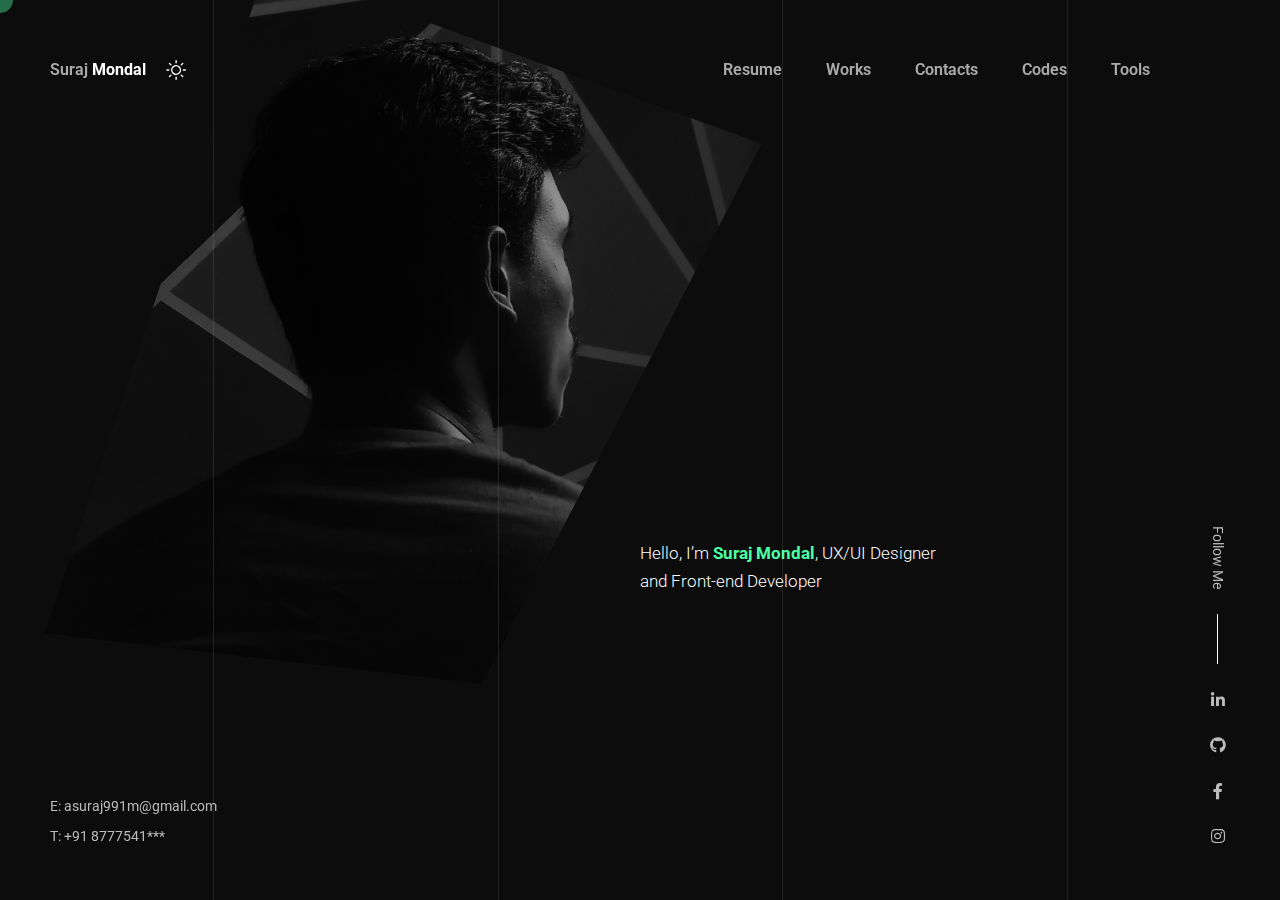
<file: index.html>
<!doctype html>
<html lang="en-US">
<head>
    <meta charset="UTF-8">
    <meta http-equiv="X-UA-Compatible" content="IE=edge"> <!-- Mobile Specific Metas -->
    <meta name="viewport" content="width=device-width, initial-scale=1, maximum-scale=1" />
    <link rel="stylesheet" media="print" onload="this.onload=null;this.media='all';" id="ao_optimized_gfonts"
        href="https://fonts.googleapis.com/css?family=Roboto%3A100%2C100italic%2C300%2C300italic%2C400%2C400italic%2C500%2C500italic%2C700%2C700italic%2C900%2C900italic%7CRoboto%3A100%2C100italic%2C200%2C200italic%2C300%2C300italic%2C400%2C400italic%2C500%2C500italic%2C600%2C600italic%2C700%2C700italic%2C800%2C800italic%2C900%2C900italic%7CRoboto+Slab%3A100%2C100italic%2C200%2C200italic%2C300%2C300italic%2C400%2C400italic%2C500%2C500italic%2C600%2C600italic%2C700%2C700italic%2C800%2C800italic%2C900%2C900italic&amp;subset=latin%2Clatin-ext&amp;display=swap">
    <title>Suraj Mondal
    </title>
    <meta name='robots' content='max-image-preview:large' />
    <link rel='stylesheet' id='cvio-plugin-frontend-widget-style-css'
        href='wp-content/cache/autoptimize/1/css/autoptimize_single_2afddb5d2a33c70eb08a378167c17b58.css'
        type='text/css' media='all' />
    <style id='classic-theme-styles-inline-css' type='text/css'>
        .wp-block-button__link {
            color: #fff;
            background-color: #32373c;
            border-radius: 9999px;
            box-shadow: none;
            text-decoration: none;
            padding: calc(.667em + 2px) calc(1.333em + 2px);
            font-size: 1.125em
        }

        .wp-block-file__button {
            background: #32373c;
            color: #fff;
            text-decoration: none
        }
    </style>
    <link rel='stylesheet' id='contact-form-7-css'
        href='wp-content/cache/autoptimize/1/css/autoptimize_single_3fd2afa98866679439097f4ab102fe0a.css'
        type='text/css' media='all' />
    <link rel='stylesheet' id='woocommerce-layout-css'
        href='wp-content/cache/autoptimize/1/css/autoptimize_single_279a41fe094a1c0ff59f6d84dc6ec0d2.css'
        type='text/css' media='all' />
    <link rel='stylesheet' id='woocommerce-smallscreen-css'
        href='wp-content/cache/autoptimize/1/css/autoptimize_single_29ed0396622780590223cd919f310dd7.css'
        type='text/css' media='only screen and (max-width: 768px)' />
    <link rel='stylesheet' id='woocommerce-general-css'
        href='wp-content/cache/autoptimize/1/css/autoptimize_single_1bda2a44eb1513c271a3209c669823e5.css'
        type='text/css' media='all' />
    <style id='woocommerce-inline-inline-css' type='text/css'>
        .woocommerce form .form-row .required {
            visibility: visible
        }
    </style>
    <link rel='stylesheet' id='magnific-popup-css'
        href='wp-content/cache/autoptimize/1/css/autoptimize_single_ef942f391a232962ef57412ea3abdf65.css'
        type='text/css' media='all' />
    <link rel='stylesheet' id='animate-css'
        href='wp-content/cache/autoptimize/1/css/autoptimize_single_f8fe0f0a8a9200ad678618722b04a435.css'
        type='text/css' media='all' />
    <link rel='stylesheet' id='jarallax-css'
        href='wp-content/cache/autoptimize/1/css/autoptimize_single_d93b5afc3741add5cd0e2c418e2e2ef4.css'
        type='text/css' media='all' />
    <link rel='stylesheet' id='cvio-swiper-css'
        href='wp-content/cache/autoptimize/1/css/autoptimize_single_a2431bc290cf34e330e11ec4cfce1247.css'
        type='text/css' media='all' />
    <link rel='stylesheet' id='cvio-fontawesome-css' href='wp-content/themes/cvio/assets/css/fontawesome-all.min.css'
        type='text/css' media='all' />
    <link rel='stylesheet' id='cvio-style-css'
        href='wp-content/cache/autoptimize/1/css/autoptimize_single_ace7fbaeb86a0fe49299fcfe1655cc1b.css'
        type='text/css' media='all' />
    <link rel='stylesheet' id='cvio-child-style-css'
        href='wp-content/cache/autoptimize/1/css/autoptimize_single_c0dd38e718d2f7002531a3be186fed3f.css'
        type='text/css' media='all' />
    <link rel='stylesheet' id='elementor-frontend-css'
        href='wp-content/plugins/elementor/assets/css/frontend-lite.min.css' type='text/css' media='all' />
    <link rel='stylesheet' id='swiper-css' href='wp-content/plugins/elementor/assets/lib/swiper/v8/css/swiper.min.css'
        type='text/css' media='all' />
    <link rel='stylesheet' id='elementor-post-9-css'
        href='wp-content/cache/autoptimize/1/css/autoptimize_single_c8594df549cea6168902a6305ac70942.css'
        type='text/css' media='all' />
    <script type="text/javascript" src="wp-includes/js/jquery/jquery.min.js" id="jquery-core-js"></script>
    <link rel="alternate" title="oEmbed (JSON)" type="application/json+oembed"
        href="wp-json/oembed/1.0/embed6056.json?url=https%3A%2F%2Fcvio.bslthemes.com%2F" />
    <link rel="alternate" title="oEmbed (XML)" type="text/xml+oembed"
        href="wp-json/oembed/1.0/embed32a2?url=https%3A%2F%2Fcvio.bslthemes.com%2F&amp;format=xml" />
    <style>
        body,
        .footer .soc a,
        .footer .soc a .icon,
        .follow-label,
        .section.started.layout-creative .started-content .h-subtitle,
        .section.started.layout-creative .started-content .typed-subtitle,
        .section.started.layout-creative .started-content .typed-bread,
        .section.started.layout-creative .started-content .typed-cursor,
        .section.started.section-title .started-content .typed-bread,
        .section.started.layout-creative .started-content .typed-bread,
        .pricing-item .amount .number .dollar,
        .pricing-item .amount .number .period,
        .team-item .soc a .icon,
        .team-item .category,
        .reviews-item .company,
        .blog-items .blog-item .category,
        .blog-items .blog-item .date,
        .blog-items .blog-item .category a,
        .blog-items .blog-item .date a {
            color: #bbb
        }

        a,
        .section.works .filters label,
        .single-post-text p a,
        .comment-text p a,
        .post-text-bottom span.cat-links a,
        .content-sidebar .tagcloud a {
            color: #eee
        }

        .section.started .started-content .h-title,
        .section .title .title_inner,
        h1,
        h2,
        h3,
        h4,
        h5,
        h6,
        .section.started .started-content .h-subtitle,
        .section.started .started-content .typed-subtitle,
        .section.started .started-content .typed-bread,
        .section.started.section-title .started-content .typed-bread a,
        .section.started.layout-creative .started-content .typed-bread a,
        .header .logo strong,
        .content-sidebar .widget-title,
        .blog-items .blog-item .desc .name {
            color: #fff
        }

        .service-items .service-item .name,
        .pricing-item .name,
        .resume-items .resume-item .name,
        .skills ul li .name,
        .team-item .name,
        .reviews-item .name,
        .service-items .service-item .name,
        .pricing-item .amount .number,
        .single-post-text .details-list li strong,
        .navigation.post-navigation .nav-links a,
        .post-comments .post-comment .desc .name,
        .box-items .box-item .name {
            color: #fff
        }

        body,
        .header.fixed,
        .header.active,
        .section .content-box,
        .skills.circles ul li .progress:after,
        .skills.circles ul li .progress,
        .popup-box,
        .sticky:before {
            background: #101010
        }

        .cursor-follower-inner,
        .ink,
        button:hover,
        .skills ul li .progress .percentage,
        .skills.dotted ul li .progress .da span,
        .pricing-item .feature-list ul li strong,
        .reviews-carousel .swiper-nav .swiper-pagination .swiper-pagination-bullet.swiper-pagination-bullet-active,
        .team-carousel .swiper-nav .swiper-pagination .swiper-pagination-bullet.swiper-pagination-bullet-active,
        .single-post-text ul>li:before,
        .comment-text ul>li:before,
        .wp-block-button__link,
        a.wp-block-button__link,
        .is-style-outline .wp-block-button__link:hover,
        .woocommerce-js ul.products li.product .button,
        .woocommerce-js #respond input#submit.alt,
        .woocommerce-js a.button.alt,
        .woocommerce-js button.button.alt,
        .woocommerce-js input.button.alt,
        .woocommerce-js #review_form #respond .form-submit input,
        .woocommerce .cart .button,
        .woocommerce .cart input.button,
        .woocommerce #respond input#submit,
        .woocommerce a.button,
        .woocommerce button.button,
        .woocommerce input.button,
        .woocommerce-js .cart-btn .button:hover,
        .woocommerce-js .edit:hover {
            background: #4bffa5
        }

        a:hover,
        a.btn,
        .btn,
        .single-post-text input[type=submit],
        .section.started .started-content .h-title strong,
        .section.started .started-content .h-title b,
        .section.started .started-content .h-subtitle strong,
        .section.started .started-content .typed-subtitle strong,
        .section.started .mouse_btn,
        .info-list ul li strong,
        .resume-items .resume-item.active .date,
        .skills.list ul li .name:before,
        .service-items .service-item .icon,
        .section.works .filters label.glitch-effect,
        .pricing-item .icon,
        .started-content .date,
        .single-post-text p a,
        .comment-text p a,
        .post-text-bottom span.cat-links a,
        .post-text-bottom .tags-links a,
        .post-text-bottom .tags-links span,
        .content-sidebar .widget ul li a:hover,
        .content-sidebar .tagcloud a,
        .footer .soc a:hover .ion,
        .box-items .box-item .name:hover,
        td#today,
        code,
        .blog-items .blog-item .desc .name:hover,
        .woocommerce-js nav.woocommerce-pagination ul li a:focus,
        .woocommerce-js nav.woocommerce-pagination ul li a:hover,
        .woocommerce-js nav.woocommerce-pagination ul li span.current,
        .woocommerce-js .cart-btn .button,
        .woocommerce-js .edit,
        .woocommerce-error a,
        .woocommerce-info a,
        .woocommerce-message a,
        .woocommerce .star-rating,
        .woocommerce ul.products li.product .star-rating {
            color: #4bffa5
        }

        .service-items .service-item .icon svg,
        .pricing-item .icon svg {
            fill: #4bffa5
        }

        input:focus,
        textarea:focus,
        button:focus,
        button:hover,
        a.btn,
        .btn,
        .single-post-text input[type=submit],
        .skills.circles .progress .bar,
        .skills.circles .progress.p51 .fill,
        .skills.circles .progress.p52 .fill,
        .skills.circles .progress.p53 .fill,
        .skills.circles .progress.p54 .fill,
        .skills.circles .progress.p55 .fill,
        .skills.circles .progress.p56 .fill,
        .skills.circles .progress.p57 .fill,
        .skills.circles .progress.p58 .fill,
        .skills.circles .progress.p59 .fill,
        .skills.circles .progress.p60 .fill,
        .skills.circles .progress.p61 .fill,
        .skills.circles .progress.p62 .fill,
        .skills.circles .progress.p63 .fill,
        .skills.circles .progress.p64 .fill,
        .skills.circles .progress.p65 .fill,
        .skills.circles .progress.p66 .fill,
        .skills.circles .progress.p67 .fill,
        .skills.circles .progress.p68 .fill,
        .skills.circles .progress.p69 .fill,
        .skills.circles .progress.p70 .fill,
        .skills.circles .progress.p71 .fill,
        .skills.circles .progress.p72 .fill,
        .skills.circles .progress.p73 .fill,
        .skills.circles .progress.p74 .fill,
        .skills.circles .progress.p75 .fill,
        .skills.circles .progress.p76 .fill,
        .skills.circles .progress.p77 .fill,
        .skills.circles .progress.p78 .fill,
        .skills.circles .progress.p79 .fill,
        .skills.circles .progress.p80 .fill,
        .skills.circles .progress.p81 .fill,
        .skills.circles .progress.p82 .fill,
        .skills.circles .progress.p83 .fill,
        .skills.circles .progress.p84 .fill,
        .skills.circles .progress.p85 .fill,
        .skills.circles .progress.p86 .fill,
        .skills.circles .progress.p87 .fill,
        .skills.circles .progress.p88 .fill,
        .skills.circles .progress.p89 .fill,
        .skills.circles .progress.p90 .fill,
        .skills.circles .progress.p91 .fill,
        .skills.circles .progress.p92 .fill,
        .skills.circles .progress.p93 .fill,
        .skills.circles .progress.p94 .fill,
        .skills.circles .progress.p95 .fill,
        .skills.circles .progress.p96 .fill,
        .skills.circles .progress.p97 .fill,
        .skills.circles .progress.p98 .fill,
        .skills.circles .progress.p99 .fill,
        .skills.circles .progress.p100 .fill,
        .started-content .date,
        .post-text-bottom .tags-links a,
        .post-text-bottom .tags-links span,
        .content-sidebar .tagcloud a,
        .is-style-outline .wp-block-button__link,
        .woocommerce-js .cart-btn .button,
        .woocommerce-js .edit {
            border-color: #4bffa5
        }

        blockquote,
        .single-post-text blockquote {
            border-left-color: #4bffa5
        }
    </style><noscript>
        <style>
            .woocommerce-product-gallery {
                opacity: 1 !important
            }
        </style>
    </noscript>
    <meta name="generator"
        content="Elementor 3.23.3; features: e_optimized_css_loading, e_font_icon_svg, additional_custom_breakpoints, e_lazyload; settings: css_print_method-external, google_font-enabled, font_display-swap">
    <style>
        .e-con.e-parent:nth-of-type(n+4):not(.e-lazyloaded):not(.e-no-lazyload),
        .e-con.e-parent:nth-of-type(n+4):not(.e-lazyloaded):not(.e-no-lazyload) * {
            background-image: none !important
        }

        @media screen and (max-height:1024px) {

            .e-con.e-parent:nth-of-type(n+3):not(.e-lazyloaded):not(.e-no-lazyload),
            .e-con.e-parent:nth-of-type(n+3):not(.e-lazyloaded):not(.e-no-lazyload) * {
                background-image: none !important
            }
        }

        @media screen and (max-height:640px) {

            .e-con.e-parent:nth-of-type(n+2):not(.e-lazyloaded):not(.e-no-lazyload),
            .e-con.e-parent:nth-of-type(n+2):not(.e-lazyloaded):not(.e-no-lazyload) * {
                background-image: none !important
            }
        }
    </style>
    <style id='wp-fonts-local' type='text/css'>
        @font-face {
            font-family: Inter;
            font-style: normal;
            font-weight: 300 900;
            font-display: fallback;
            src: url('wp-content/plugins/woocommerce/assets/fonts/Inter-VariableFont_slnt%2cwght.woff2') format('woff2');
            font-stretch: normal
        }

        @font-face {
            font-family: Cardo;
            font-style: normal;
            font-weight: 400;
            font-display: fallback;
            src: url('wp-content/plugins/woocommerce/assets/fonts/cardo_normal_400.woff2') format('woff2')
        }
    </style>
</head>

<body
    class="home page-template page-template-template-elementor-builder page-template-template-elementor-builder-php page page-id-510 theme-cvio woocommerce-no-js elementor-default elementor-kit-9 elementor-page elementor-page-510">
    <!-- Preloader -->
    <div class="preloader">
        <div class="centrize full-width">
            <div class="vertical-center">
                <div class="spinner">
                    <div class="double-bounce1"></div>
                    <div class="double-bounce2"></div>
                </div>
            </div>
        </div>
    </div> <!-- Container -->
    <div class="container"> <!-- Cursor -->
        <div class="cursor-follower">
            <div class="cursor-follower-inner"></div>
        </div> <!-- Header -->
        <header class="header">
            <div class="head-top"> <!-- menu button --> <a href="#" class="menu-btn"><span></span></a> <!-- logo -->
                <div class="logo hover-masks-logo"> <a href="index.html"> <span class="mask-lnk">Suraj
                            <strong>Mondal</strong></span> <span class="mask-lnk mask-lnk-hover">Suraj
                            <strong>Mondal</strong></span> </a> <!-- switch btn -->
                    <div class="mode-switch-btn" data-ui="0"
                        data-ui-dir="https://cvio.bslthemes.com/wp-content/themes/cvio"> <input class="tgl"
                            id="mode-switch-radio" type="checkbox"> <label class="mode-swich-label"
                            for="mode-switch-radio"> <span class="sw-before"> <svg xmlns="http://www.w3.org/2000/svg"
                                    width="23" height="23" viewbox="0 0 23 23">
                                    <path id="Dark_Theme" data-name="Dark Theme" fill="#fff"
                                        d="M1759.46,111.076a0.819,0.819,0,0,0-.68.147,8.553,8.553,0,0,1-2.62,1.537,8.167,8.167,0,0,1-2.96.531,8.655,8.655,0,0,1-8.65-8.682,9.247,9.247,0,0,1,.47-2.864,8.038,8.038,0,0,1,1.42-2.54,0.764,0.764,0,0,0-.12-1.063,0.813,0.813,0,0,0-.68-0.148,11.856,11.856,0,0,0-6.23,4.193,11.724,11.724,0,0,0,1,15.387,11.63,11.63,0,0,0,19.55-5.553A0.707,0.707,0,0,0,1759.46,111.076Zm-4.5,6.172a10.137,10.137,0,0,1-14.29-14.145,10.245,10.245,0,0,1,3.38-2.836c-0.14.327-.29,0.651-0.41,1.006a9.908,9.908,0,0,0-.56,3.365,10.162,10.162,0,0,0,10.15,10.189,9.776,9.776,0,0,0,3.49-.62,11.659,11.659,0,0,0,1.12-.473A10.858,10.858,0,0,1,1754.96,117.248Z"
                                        transform="translate(-1737 -98)"></path>
                                </svg> </span> <span class="sw-after"> <svg xmlns="http://www.w3.org/2000/svg"
                                    width="22.22" height="22.313" viewbox="0 0 22.22 22.313">
                                    <path id="Light_Theme" data-name="Light Theme" fill="#fff"
                                        d="M1752.49,105.511a5.589,5.589,0,0,0-3.94-1.655,5.466,5.466,0,0,0-3.94,1.655,5.61,5.61,0,0,0,3.94,9.566,5.473,5.473,0,0,0,3.94-1.653,5.643,5.643,0,0,0,1.65-3.957A5.516,5.516,0,0,0,1752.49,105.511Zm-1.06,6.85a4.1,4.1,0,0,1-5.76,0,4.164,4.164,0,0,1,0-5.788A4.083,4.083,0,0,1,1751.43,112.361Zm7.47-3.662h-2.27a0.768,0.768,0,0,0,0,1.536h2.27A0.768,0.768,0,0,0,1758.9,108.7Zm-10.35,8.12a0.777,0.777,0,0,0-.76.769v2.274a0.777,0.777,0,0,0,.76.767,0.786,0.786,0,0,0,.77-0.767v-2.274A0.786,0.786,0,0,0,1748.55,116.819Zm7.85-.531-1.62-1.624a0.745,0.745,0,0,0-1.06,0,0.758,0.758,0,0,0,0,1.063l1.62,1.625a0.747,0.747,0,0,0,1.06,0A0.759,0.759,0,0,0,1756.4,116.288ZM1748.55,98.3a0.777,0.777,0,0,0-.76.768v2.273a0.778,0.778,0,0,0,.76.768,0.787,0.787,0,0,0,.77-0.768V99.073A0.786,0.786,0,0,0,1748.55,98.3Zm7.88,3.278a0.744,0.744,0,0,0-1.06,0l-1.62,1.624a0.758,0.758,0,0,0,0,1.063,0.745,0.745,0,0,0,1.06,0l1.62-1.624A0.758,0.758,0,0,0,1756.43,101.583Zm-15.96,7.116h-2.26a0.78,0.78,0,0,0-.77.768,0.76,0.76,0,0,0,.77.768h2.26A0.768,0.768,0,0,0,1740.47,108.7Zm2.88,5.965a0.745,0.745,0,0,0-1.06,0l-1.62,1.624a0.759,0.759,0,0,0,0,1.064,0.747,0.747,0,0,0,1.06,0l1.62-1.625A0.758,0.758,0,0,0,1743.35,114.664Zm0-11.457-1.62-1.624a0.744,0.744,0,0,0-1.06,0,0.758,0.758,0,0,0,0,1.063l1.62,1.624a0.745,0.745,0,0,0,1.06,0A0.758,0.758,0,0,0,1743.35,103.207Z"
                                        transform="translate(-1737.44 -98.313)"></path>
                                </svg> </span> </label></div>
                </div> <!-- top menu -->
                <div class="top-menu hover-masks">
                    <div class="top-menu-nav">
                        <div class="menu-topmenu-elementor-container">
                            <ul id="menu-topmenu-elementor" class="menu">
                                <!-- <li id="menu-item-618"
                                    class="menu-item menu-item-type-post_type menu-item-object-page menu-item-home current-menu-item page_item page-item-510 current_page_item current-menu-ancestor current-menu-parent current_page_parent current_page_ancestor menu-item-has-children menu-item-618">
                                    <a href="index.html" aria-current="page">Home</a>
                                    <ul class="sub-menu">
                                        <li id="menu-item-603"
                                            class="menu-item menu-item-type-post_type menu-item-object-page menu-item-home current-menu-item page_item page-item-510 current_page_item menu-item-603">
                                            <a href="index.html" aria-current="page">Home Personal</a></li>
                                        <li id="menu-item-608"
                                            class="menu-item menu-item-type-post_type menu-item-object-page menu-item-608">
                                            <a href="home-creative-elementor/index.html">Home Creative</a></li>
                                        <li id="menu-item-611"
                                            class="menu-item menu-item-type-post_type menu-item-object-page menu-item-611">
                                            <a href="home-slider-elementor/index.html">Home Slider</a></li>
                                        <li id="menu-item-607"
                                            class="menu-item menu-item-type-post_type menu-item-object-page menu-item-607">
                                            <a href="home-classic-elementor/index.html">Home Classic</a></li>
                                        <li id="menu-item-609"
                                            class="menu-item menu-item-type-post_type menu-item-object-page menu-item-609">
                                            <a href="home-image-elementor/index.html">Home Image</a></li>
                                        <li id="menu-item-612"
                                            class="menu-item menu-item-type-post_type menu-item-object-page menu-item-612">
                                            <a href="home-video-elementor/index.html">Home Video</a></li>
                                        <li id="menu-item-670"
                                            class="menu-item menu-item-type-custom menu-item-object-custom menu-item-670">
                                            <a href="onepage/index.html">Go to OnePage Mode</a></li>
                                    </ul>
                                </li> -->
                                <li id="menu-item-613"
                                    class="menu-item menu-item-type-post_type menu-item-object-page  menu-item-613">
                                    <a href="https://docs.google.com/document/d/1fg4KpN7jr6UFXto03ixI59kpGdYQtyY4lyXxO57Fuyo/edit?usp=sharing">Resume</a>
                                    <!-- <ul class="sub-menu">
                                        <li id="menu-item-619"
                                            class="menu-item menu-item-type-post_type menu-item-object-page menu-item-619">
                                            <a href="resume-elementor/index.html">Resume Default</a></li>
                                        <li id="menu-item-614"
                                            class="menu-item menu-item-type-post_type menu-item-object-page menu-item-614">
                                            <a href="resume-creative-elementor/index.html">Resume Creative</a></li>
                                    </ul> -->
                                </li>
                         
                                <li id="menu-item-604"
                                    class="menu-item menu-item-type-post_type menu-item-object-page menu-item-604"><a
                                        href="#">Works</a></li>
                                <li id="menu-item-626"
                                    class="menu-item menu-item-type-post_type menu-item-object-page  menu-item-626">
                                    <!-- class="menu-item menu-item-type-post_type menu-item-object-page menu-item-has-children menu-item-626"> -->
                                    <a href="#">Contacts</a>
                                    <!-- <ul class="sub-menu">
                                        <li id="menu-item-605"
                                            class="menu-item menu-item-type-post_type menu-item-object-page menu-item-605">
                                            <a href="contacts-elementor/index.html">Contacts Default</a></li>
                                        <li id="menu-item-606"
                                            class="menu-item menu-item-type-post_type menu-item-object-page menu-item-606">
                                            <a href="contacts-creative-elementor/index.html">Contacts Creative</a></li>
                                    </ul> -->
                                </li>
                                <li id="menu-item-667"
                                    class="menu-item menu-item-type-post_type menu-item-object-page menu-item-667"><a
                                        href="#">Codes</a></li>
                                <li id="menu-item-669"
                                    class="menu-item menu-item-type-custom menu-item-object-custom menu-item-669"><a
                                        href="#">Tools</a></li>
                            </ul>
                        </div>
                    </div>
                </div> <!-- Woocommerce cart -->
                
        </header> <!-- Wrapper -->
        <div class="wrapper">
            <div id="post-510" class="post-510 page type-page status-publish hentry">
                <div data-elementor-type="wp-page" data-elementor-id="510" class="elementor elementor-510">
                    <section
                        class="elementor-section elementor-top-section elementor-element elementor-element-ca637e2 elementor-section-full_width elementor-section-height-default elementor-section-height-default"
                        data-id="ca637e2" data-element_type="section">
                        <div class="elementor-container elementor-column-gap-no">
                            <div class="elementor-column elementor-col-100 elementor-top-column elementor-element elementor-element-c232961"
                                data-id="c232961" data-element_type="column">
                                <div class="elementor-widget-wrap elementor-element-populated">
                                    <div class="elementor-element elementor-element-b5fea37 elementor-widget elementor-widget-cvio-started-section"
                                        data-id="b5fea37" data-element_type="widget"
                                        data-widget_type="cvio-started-section.default">
                                        <div class="elementor-widget-container"> <!-- Section Started -->
                                            <div class="section started personal">
                                                <div class="video-bg">
                                                    <div class="video-bg-mask"></div>
                                                </div>
                                                <div class="centrize full-width">
                                                    <div class="vertical-center">
                                                        <div class="started-content">
                                                            <div class="lazyload logo"
                                                                data-bg="img/Firefly.png"
                                                                style="">
                                                            </div>
                                                            <h1 class="h-title"> <span {{{
                                                                    view.getRenderAttributeString( 'title' ) }}}> Hello,
                                                                    I’m <strong>Suraj Mondal</strong>, UX/UI
                                                                    Designer <br> and Front-end Developer  </span></h1>
                                                            <div class="h-subtitles">
                                                                <div class="h-subtitle typing-subtitle">
                                                                    <p>I code cool <strong>tools</strong></p>
                                                                    <p>I develop <strong>websites</strong></p>
                                                                    <p>I love <strong>tech</strong></p>
                                                                </div> <span class="typed-subtitle" data-tspeed="100"
                                                                    data-tdelay="500"></span>
                                                            </div>
                                                        </div>
                                                    </div>
                                                </div> <a href="#" class="mouse_btn" style="display: none;"><span
                                                        class="icon fas fa-chevron-down"></span></a>
                                            </div>
                                        </div>
                                    </div>
                                </div>
                            </div>
                        </div>
                    </section>
                </div>
            </div><!-- #post-510 -->
        </div> <!-- Footer -->
        <footer class="footer">
            <div class="copy">
                <p>E: asuraj991m@gmail.com</p>
                <p>T: +91 8777541***</p>
            </div>
            <div class="soc-box">
                <div class="follow-label">Follow Me</div>
                <div class="soc"> <a target="_blank" href="https://www.linkedin.com/in/suraj-mondal-245828245/"> <i
                            class="ion fab fa-linkedin-in"></i> </a> <a target="_blank" href="https://github.com/Clay990"> <i
                            class="ion fab fa-github"></i> </a> <a target="_blank" href="https://www.facebook.com/clay.suraj.mondal/"> <i
                            class="ion fab fa-facebook-f"></i> </a> <a target="_blank"
                        href="https://www.instagram.com/suraj_mondal_dev/"> <i class="ion fab fa-instagram"></i> </a></div>
            </div>
            <div class="clear"></div>
        </footer> <!-- Lines -->
        <div class="lines">
            <div class="content">
                <div class="line-col"></div>
                <div class="line-col"></div>
                <div class="line-col"></div>
                <div class="line-col"></div>
                <div class="line-col"></div>
            </div>
        </div>
    </div>
    <script
        type='text/javascript'>const lazyloadRunObserver = () => {
                const lazyloadBackgrounds = document.querySelectorAll(`.e-con.e-parent:not(.e-lazyloaded)`); const lazyloadBackgroundObserver = new IntersectionObserver((entries) => {
                    entries.forEach((entry) => {
                        if (entry.isIntersecting) {
                            let lazyloadBackground = entry.target; if (lazyloadBackground) { lazyloadBackground.classList.add('e-lazyloaded'); }
                            lazyloadBackgroundObserver.unobserve(entry.target);
                        }
                    });
                }, { rootMargin: '200px 0px 200px 0px' }); lazyloadBackgrounds.forEach((lazyloadBackground) => { lazyloadBackgroundObserver.observe(lazyloadBackground); });
            }; const events = ['DOMContentLoaded', 'elementor/lazyload/observe',]; events.forEach((event) => { document.addEventListener(event, lazyloadRunObserver); });</script>
    <noscript>
        <style>
            .lazyload {
                display: none
            }
        </style>
    </noscript>
    <script
        data-noptimize="1">window.lazySizesConfig = window.lazySizesConfig || {}; window.lazySizesConfig.loadMode = 1;</script>
    <script async data-noptimize="1" src='wp-content/plugins/autoptimize/classes/external/js/lazysizes.min.js'></script>
    <script
        type='text/javascript'>(function () { var c = document.body.className; c = c.replace(/woocommerce-no-js/, 'woocommerce-js'); document.body.className = c; })();</script>
    <link rel='stylesheet' id='wc-blocks-style-css'
        href='wp-content/cache/autoptimize/1/css/autoptimize_single_d7a8127861fe37f332ec855349a23c3d.css'
        type='text/css' media='all' />
    <script type="text/javascript"
        id="wc-order-attribution-js-extra">var wc_order_attribution = { "params": { "lifetime": 1.0e-5, "session": 30, "base64": false, "ajaxurl": "https:\/\/cvio.bslthemes.com\/wp-admin\/admin-ajax.php", "prefix": "wc_order_attribution_", "allowTracking": true }, "fields": { "source_type": "current.typ", "referrer": "current_add.rf", "utm_campaign": "current.cmp", "utm_source": "current.src", "utm_medium": "current.mdm", "utm_content": "current.cnt", "utm_id": "current.id", "utm_term": "current.trm", "utm_source_platform": "current.plt", "utm_creative_format": "current.fmt", "utm_marketing_tactic": "current.tct", "session_entry": "current_add.ep", "session_start_time": "current_add.fd", "session_pages": "session.pgs", "session_count": "udata.vst", "user_agent": "udata.uag" } };</script>
    <script type="text/javascript"
        id="elementor-frontend-js-before">var elementorFrontendConfig = { "environmentMode": { "edit": false, "wpPreview": false, "isScriptDebug": false }, "i18n": { "shareOnFacebook": "Share on Facebook", "shareOnTwitter": "Share on Twitter", "pinIt": "Pin it", "download": "Download", "downloadImage": "Download image", "fullscreen": "Fullscreen", "zoom": "Zoom", "share": "Share", "playVideo": "Play Video", "previous": "Previous", "next": "Next", "close": "Close", "a11yCarouselWrapperAriaLabel": "Carousel | Horizontal scrolling: Arrow Left & Right", "a11yCarouselPrevSlideMessage": "Previous slide", "a11yCarouselNextSlideMessage": "Next slide", "a11yCarouselFirstSlideMessage": "This is the first slide", "a11yCarouselLastSlideMessage": "This is the last slide", "a11yCarouselPaginationBulletMessage": "Go to slide" }, "is_rtl": false, "breakpoints": { "xs": 0, "sm": 480, "md": 768, "lg": 1025, "xl": 1440, "xxl": 1600 }, "responsive": { "breakpoints": { "mobile": { "label": "Mobile Portrait", "value": 767, "default_value": 767, "direction": "max", "is_enabled": true }, "mobile_extra": { "label": "Mobile Landscape", "value": 880, "default_value": 880, "direction": "max", "is_enabled": false }, "tablet": { "label": "Tablet Portrait", "value": 1024, "default_value": 1024, "direction": "max", "is_enabled": true }, "tablet_extra": { "label": "Tablet Landscape", "value": 1200, "default_value": 1200, "direction": "max", "is_enabled": false }, "laptop": { "label": "Laptop", "value": 1366, "default_value": 1366, "direction": "max", "is_enabled": false }, "widescreen": { "label": "Widescreen", "value": 2400, "default_value": 2400, "direction": "min", "is_enabled": false } } }, "version": "3.23.3", "is_static": false, "experimentalFeatures": { "e_optimized_css_loading": true, "e_font_icon_svg": true, "additional_custom_breakpoints": true, "container_grid": true, "e_swiper_latest": true, "e_nested_atomic_repeaters": true, "e_onboarding": true, "home_screen": true, "ai-layout": true, "landing-pages": true, "e_lazyload": true }, "urls": { "assets": "https:\/\/cvio.bslthemes.com\/wp-content\/plugins\/elementor\/assets\/", "ajaxurl": "https:\/\/cvio.bslthemes.com\/wp-admin\/admin-ajax.php" }, "nonces": { "floatingButtonsClickTracking": "17e8e04ff6" }, "swiperClass": "swiper", "settings": { "page": [], "editorPreferences": [] }, "kit": { "active_breakpoints": ["viewport_mobile", "viewport_tablet"], "global_image_lightbox": "yes", "lightbox_enable_counter": "yes", "lightbox_enable_fullscreen": "yes", "lightbox_enable_zoom": "yes", "lightbox_enable_share": "yes", "lightbox_title_src": "title", "lightbox_description_src": "description" }, "post": { "id": 510, "title": "Cvio%20%E2%80%93%20CV%20Resume%20WordPress%20Theme%20%E2%80%93%20Premium%20digital%20solutions%20for%20your%20business%20by%20bslthemes%20Team", "excerpt": "", "featuredImage": false } };</script>
    <script defer src="wp-content/cache/autoptimize/1/js/autoptimize_47fc5d41c38ac55b9c662ac03c580595.js"></script>
</body>
</html>
</file>
<file: wp-content/cache/autoptimize/1/css/autoptimize_single_2afddb5d2a33c70eb08a378167c17b58.css>
.elementor-editor-active .gutter-sizer{display:none}.elementor-editor-active.logged-in .wrapper{padding-top:150px}.background-enabled.elementor-editor-active.logged-in .wrapper{padding-top:30px}@media (max-width:1199px){.elementor-editor-active .section.started.section-title .started-content .h-subtitle,.elementor-editor-active .section.started.section-title .started-content .typed-subtitle,.elementor-editor-active .section.started.section-title .started-content .typed-bread{padding-left:35px;left:50%}}
</file>
<file: wp-content/cache/autoptimize/1/css/autoptimize_single_3fd2afa98866679439097f4ab102fe0a.css>
.wpcf7 .screen-reader-response{position:absolute;overflow:hidden;clip:rect(1px,1px,1px,1px);clip-path:inset(50%);height:1px;width:1px;margin:-1px;padding:0;border:0;word-wrap:normal !important}.wpcf7 form .wpcf7-response-output{margin:2em .5em 1em;padding:.2em 1em;border:2px solid #00a0d2}.wpcf7 form.init .wpcf7-response-output,.wpcf7 form.resetting .wpcf7-response-output,.wpcf7 form.submitting .wpcf7-response-output{display:none}.wpcf7 form.sent .wpcf7-response-output{border-color:#46b450}.wpcf7 form.failed .wpcf7-response-output,.wpcf7 form.aborted .wpcf7-response-output{border-color:#dc3232}.wpcf7 form.spam .wpcf7-response-output{border-color:#f56e28}.wpcf7 form.invalid .wpcf7-response-output,.wpcf7 form.unaccepted .wpcf7-response-output,.wpcf7 form.payment-required .wpcf7-response-output{border-color:#ffb900}.wpcf7-form-control-wrap{position:relative}.wpcf7-not-valid-tip{color:#dc3232;font-size:1em;font-weight:400;display:block}.use-floating-validation-tip .wpcf7-not-valid-tip{position:relative;top:-2ex;left:1em;z-index:100;border:1px solid #dc3232;background:#fff;padding:.2em .8em;width:24em}.wpcf7-list-item{display:inline-block;margin:0 0 0 1em}.wpcf7-list-item-label:before,.wpcf7-list-item-label:after{content:" "}.wpcf7-spinner{visibility:hidden;display:inline-block;background-color:#23282d;opacity:.75;width:24px;height:24px;border:none;border-radius:100%;padding:0;margin:0 24px;position:relative}form.submitting .wpcf7-spinner{visibility:visible}.wpcf7-spinner:before{content:'';position:absolute;background-color:#fbfbfc;top:4px;left:4px;width:6px;height:6px;border:none;border-radius:100%;transform-origin:8px 8px;animation-name:spin;animation-duration:1s;animation-timing-function:linear;animation-iteration-count:infinite}@media (prefers-reduced-motion:reduce){.wpcf7-spinner:before{animation-name:blink;animation-duration:2s}}@keyframes spin{from{transform:rotate(0deg)}to{transform:rotate(360deg)}}@keyframes blink{from{opacity:0}50%{opacity:1}to{opacity:0}}.wpcf7 [inert]{opacity:.5}.wpcf7 input[type=file]{cursor:pointer}.wpcf7 input[type=file]:disabled{cursor:default}.wpcf7 .wpcf7-submit:disabled{cursor:not-allowed}.wpcf7 input[type=url],.wpcf7 input[type=email],.wpcf7 input[type=tel]{direction:ltr}.wpcf7-reflection>output{display:list-item;list-style:none}.wpcf7-reflection>output[hidden]{display:none}
</file>
<file: wp-content/cache/autoptimize/1/css/autoptimize_single_279a41fe094a1c0ff59f6d84dc6ec0d2.css>
:root{--woocommerce:#7f54b3;--wc-green:#7ad03a;--wc-red:#a00;--wc-orange:#ffba00;--wc-blue:#2ea2cc;--wc-primary:#7f54b3;--wc-primary-text:#fff;--wc-secondary:#e9e6ed;--wc-secondary-text:#515151;--wc-highlight:#b3af54;--wc-highligh-text:#fff;--wc-content-bg:#fff;--wc-subtext:#767676}.woocommerce .woocommerce-error .button,.woocommerce .woocommerce-info .button,.woocommerce .woocommerce-message .button,.woocommerce-page .woocommerce-error .button,.woocommerce-page .woocommerce-info .button,.woocommerce-page .woocommerce-message .button{float:right}.woocommerce .col2-set,.woocommerce-page .col2-set{width:100%}.woocommerce .col2-set:after,.woocommerce .col2-set:before,.woocommerce-page .col2-set:after,.woocommerce-page .col2-set:before{content:" ";display:table}.woocommerce .col2-set:after,.woocommerce-page .col2-set:after{clear:both}.woocommerce .col2-set .col-1,.woocommerce-page .col2-set .col-1{float:left;width:48%}.woocommerce .col2-set .col-2,.woocommerce-page .col2-set .col-2{float:right;width:48%}.woocommerce img,.woocommerce-page img{height:auto;max-width:100%}.woocommerce #content div.product div.images,.woocommerce div.product div.images,.woocommerce-page #content div.product div.images,.woocommerce-page div.product div.images{float:left;width:48%}.woocommerce #content div.product div.thumbnails:after,.woocommerce #content div.product div.thumbnails:before,.woocommerce div.product div.thumbnails:after,.woocommerce div.product div.thumbnails:before,.woocommerce-page #content div.product div.thumbnails:after,.woocommerce-page #content div.product div.thumbnails:before,.woocommerce-page div.product div.thumbnails:after,.woocommerce-page div.product div.thumbnails:before{content:" ";display:table}.woocommerce #content div.product div.thumbnails:after,.woocommerce div.product div.thumbnails:after,.woocommerce-page #content div.product div.thumbnails:after,.woocommerce-page div.product div.thumbnails:after{clear:both}.woocommerce #content div.product div.thumbnails a,.woocommerce div.product div.thumbnails a,.woocommerce-page #content div.product div.thumbnails a,.woocommerce-page div.product div.thumbnails a{float:left;width:30.75%;margin-right:3.8%;margin-bottom:1em}.woocommerce #content div.product div.thumbnails a.last,.woocommerce div.product div.thumbnails a.last,.woocommerce-page #content div.product div.thumbnails a.last,.woocommerce-page div.product div.thumbnails a.last{margin-right:0}.woocommerce #content div.product div.thumbnails a.first,.woocommerce div.product div.thumbnails a.first,.woocommerce-page #content div.product div.thumbnails a.first,.woocommerce-page div.product div.thumbnails a.first{clear:both}.woocommerce #content div.product div.thumbnails.columns-1 a,.woocommerce div.product div.thumbnails.columns-1 a,.woocommerce-page #content div.product div.thumbnails.columns-1 a,.woocommerce-page div.product div.thumbnails.columns-1 a{width:100%;margin-right:0;float:none}.woocommerce #content div.product div.thumbnails.columns-2 a,.woocommerce div.product div.thumbnails.columns-2 a,.woocommerce-page #content div.product div.thumbnails.columns-2 a,.woocommerce-page div.product div.thumbnails.columns-2 a{width:48%}.woocommerce #content div.product div.thumbnails.columns-4 a,.woocommerce div.product div.thumbnails.columns-4 a,.woocommerce-page #content div.product div.thumbnails.columns-4 a,.woocommerce-page div.product div.thumbnails.columns-4 a{width:22.05%}.woocommerce #content div.product div.thumbnails.columns-5 a,.woocommerce div.product div.thumbnails.columns-5 a,.woocommerce-page #content div.product div.thumbnails.columns-5 a,.woocommerce-page div.product div.thumbnails.columns-5 a{width:16.9%}.woocommerce #content div.product div.summary,.woocommerce div.product div.summary,.woocommerce-page #content div.product div.summary,.woocommerce-page div.product div.summary{float:right;width:48%;clear:none}.woocommerce #content div.product .woocommerce-tabs,.woocommerce div.product .woocommerce-tabs,.woocommerce-page #content div.product .woocommerce-tabs,.woocommerce-page div.product .woocommerce-tabs{clear:both}.woocommerce #content div.product .woocommerce-tabs ul.tabs:after,.woocommerce #content div.product .woocommerce-tabs ul.tabs:before,.woocommerce div.product .woocommerce-tabs ul.tabs:after,.woocommerce div.product .woocommerce-tabs ul.tabs:before,.woocommerce-page #content div.product .woocommerce-tabs ul.tabs:after,.woocommerce-page #content div.product .woocommerce-tabs ul.tabs:before,.woocommerce-page div.product .woocommerce-tabs ul.tabs:after,.woocommerce-page div.product .woocommerce-tabs ul.tabs:before{content:" ";display:table}.woocommerce #content div.product .woocommerce-tabs ul.tabs:after,.woocommerce div.product .woocommerce-tabs ul.tabs:after,.woocommerce-page #content div.product .woocommerce-tabs ul.tabs:after,.woocommerce-page div.product .woocommerce-tabs ul.tabs:after{clear:both}.woocommerce #content div.product .woocommerce-tabs ul.tabs li,.woocommerce div.product .woocommerce-tabs ul.tabs li,.woocommerce-page #content div.product .woocommerce-tabs ul.tabs li,.woocommerce-page div.product .woocommerce-tabs ul.tabs li{display:inline-block}.woocommerce #content div.product #reviews .comment:after,.woocommerce #content div.product #reviews .comment:before,.woocommerce div.product #reviews .comment:after,.woocommerce div.product #reviews .comment:before,.woocommerce-page #content div.product #reviews .comment:after,.woocommerce-page #content div.product #reviews .comment:before,.woocommerce-page div.product #reviews .comment:after,.woocommerce-page div.product #reviews .comment:before{content:" ";display:table}.woocommerce #content div.product #reviews .comment:after,.woocommerce div.product #reviews .comment:after,.woocommerce-page #content div.product #reviews .comment:after,.woocommerce-page div.product #reviews .comment:after{clear:both}.woocommerce #content div.product #reviews .comment img,.woocommerce div.product #reviews .comment img,.woocommerce-page #content div.product #reviews .comment img,.woocommerce-page div.product #reviews .comment img{float:right;height:auto}.woocommerce ul.products,.woocommerce-page ul.products{clear:both}.woocommerce ul.products:after,.woocommerce ul.products:before,.woocommerce-page ul.products:after,.woocommerce-page ul.products:before{content:" ";display:table}.woocommerce ul.products:after,.woocommerce-page ul.products:after{clear:both}.woocommerce ul.products li.product,.woocommerce-page ul.products li.product{float:left;margin:0 3.8% 2.992em 0;padding:0;position:relative;width:22.05%;margin-left:0}.woocommerce ul.products li.first,.woocommerce-page ul.products li.first{clear:both}.woocommerce ul.products li.last,.woocommerce-page ul.products li.last{margin-right:0}.woocommerce ul.products.columns-1 li.product,.woocommerce-page ul.products.columns-1 li.product{width:100%;margin-right:0}.woocommerce ul.products.columns-2 li.product,.woocommerce-page ul.products.columns-2 li.product{width:48%}.woocommerce ul.products.columns-3 li.product,.woocommerce-page ul.products.columns-3 li.product{width:30.75%}.woocommerce ul.products.columns-5 li.product,.woocommerce-page ul.products.columns-5 li.product{width:16.95%}.woocommerce ul.products.columns-6 li.product,.woocommerce-page ul.products.columns-6 li.product{width:13.5%}.woocommerce-page.columns-1 ul.products li.product,.woocommerce.columns-1 ul.products li.product{width:100%;margin-right:0}.woocommerce-page.columns-2 ul.products li.product,.woocommerce.columns-2 ul.products li.product{width:48%}.woocommerce-page.columns-3 ul.products li.product,.woocommerce.columns-3 ul.products li.product{width:30.75%}.woocommerce-page.columns-5 ul.products li.product,.woocommerce.columns-5 ul.products li.product{width:16.95%}.woocommerce-page.columns-6 ul.products li.product,.woocommerce.columns-6 ul.products li.product{width:13.5%}.woocommerce .woocommerce-result-count,.woocommerce-page .woocommerce-result-count{float:left}.woocommerce .woocommerce-ordering,.woocommerce-page .woocommerce-ordering{float:right}.woocommerce .woocommerce-pagination ul.page-numbers:after,.woocommerce .woocommerce-pagination ul.page-numbers:before,.woocommerce-page .woocommerce-pagination ul.page-numbers:after,.woocommerce-page .woocommerce-pagination ul.page-numbers:before{content:" ";display:table}.woocommerce .woocommerce-pagination ul.page-numbers:after,.woocommerce-page .woocommerce-pagination ul.page-numbers:after{clear:both}.woocommerce .woocommerce-pagination ul.page-numbers li,.woocommerce-page .woocommerce-pagination ul.page-numbers li{display:inline-block}.woocommerce #content table.cart img,.woocommerce table.cart img,.woocommerce-page #content table.cart img,.woocommerce-page table.cart img{height:auto}.woocommerce #content table.cart td.actions,.woocommerce table.cart td.actions,.woocommerce-page #content table.cart td.actions,.woocommerce-page table.cart td.actions{text-align:right}.woocommerce #content table.cart td.actions .input-text,.woocommerce table.cart td.actions .input-text,.woocommerce-page #content table.cart td.actions .input-text,.woocommerce-page table.cart td.actions .input-text{width:80px}.woocommerce #content table.cart td.actions .coupon,.woocommerce table.cart td.actions .coupon,.woocommerce-page #content table.cart td.actions .coupon,.woocommerce-page table.cart td.actions .coupon{float:left}.woocommerce .cart-collaterals,.woocommerce-page .cart-collaterals{width:100%}.woocommerce .cart-collaterals:after,.woocommerce .cart-collaterals:before,.woocommerce-page .cart-collaterals:after,.woocommerce-page .cart-collaterals:before{content:" ";display:table}.woocommerce .cart-collaterals:after,.woocommerce-page .cart-collaterals:after{clear:both}.woocommerce .cart-collaterals .related,.woocommerce-page .cart-collaterals .related{width:30.75%;float:left}.woocommerce .cart-collaterals .cross-sells,.woocommerce-page .cart-collaterals .cross-sells{width:48%;float:left}.woocommerce .cart-collaterals .cross-sells ul.products,.woocommerce-page .cart-collaterals .cross-sells ul.products{float:none}.woocommerce .cart-collaterals .cross-sells ul.products li,.woocommerce-page .cart-collaterals .cross-sells ul.products li{width:48%}.woocommerce .cart-collaterals .shipping_calculator,.woocommerce-page .cart-collaterals .shipping_calculator{width:48%;clear:right;float:right}.woocommerce .cart-collaterals .shipping_calculator:after,.woocommerce .cart-collaterals .shipping_calculator:before,.woocommerce-page .cart-collaterals .shipping_calculator:after,.woocommerce-page .cart-collaterals .shipping_calculator:before{content:" ";display:table}.woocommerce .cart-collaterals .shipping_calculator:after,.woocommerce-page .cart-collaterals .shipping_calculator:after{clear:both}.woocommerce .cart-collaterals .shipping_calculator .col2-set .col-1,.woocommerce .cart-collaterals .shipping_calculator .col2-set .col-2,.woocommerce-page .cart-collaterals .shipping_calculator .col2-set .col-1,.woocommerce-page .cart-collaterals .shipping_calculator .col2-set .col-2{width:47%}.woocommerce .cart-collaterals .cart_totals,.woocommerce-page .cart-collaterals .cart_totals{float:right;width:48%}.woocommerce ul.cart_list li:after,.woocommerce ul.cart_list li:before,.woocommerce ul.product_list_widget li:after,.woocommerce ul.product_list_widget li:before,.woocommerce-page ul.cart_list li:after,.woocommerce-page ul.cart_list li:before,.woocommerce-page ul.product_list_widget li:after,.woocommerce-page ul.product_list_widget li:before{content:" ";display:table}.woocommerce ul.cart_list li:after,.woocommerce ul.product_list_widget li:after,.woocommerce-page ul.cart_list li:after,.woocommerce-page ul.product_list_widget li:after{clear:both}.woocommerce ul.cart_list li img,.woocommerce ul.product_list_widget li img,.woocommerce-page ul.cart_list li img,.woocommerce-page ul.product_list_widget li img{float:right;height:auto}.woocommerce form .form-row:after,.woocommerce form .form-row:before,.woocommerce-page form .form-row:after,.woocommerce-page form .form-row:before{content:" ";display:table}.woocommerce form .form-row:after,.woocommerce-page form .form-row:after{clear:both}.woocommerce form .form-row label,.woocommerce-page form .form-row label{display:block}.woocommerce form .form-row label.checkbox,.woocommerce-page form .form-row label.checkbox{display:inline}.woocommerce form .form-row select,.woocommerce-page form .form-row select{width:100%}.woocommerce form .form-row .input-text,.woocommerce-page form .form-row .input-text{box-sizing:border-box;width:100%}.woocommerce form .form-row-first,.woocommerce form .form-row-last,.woocommerce-page form .form-row-first,.woocommerce-page form .form-row-last{width:47%;overflow:visible}.woocommerce form .form-row-first,.woocommerce-page form .form-row-first{float:left}.woocommerce form .form-row-last,.woocommerce-page form .form-row-last{float:right}.woocommerce form .form-row-wide,.woocommerce-page form .form-row-wide{clear:both}.woocommerce form .password-input,.woocommerce-page form .password-input{display:flex;flex-direction:column;justify-content:center;position:relative}.woocommerce form .password-input input[type=password],.woocommerce-page form .password-input input[type=password]{padding-right:2.5rem}.woocommerce form .password-input input::-ms-reveal,.woocommerce-page form .password-input input::-ms-reveal{display:none}.woocommerce form .show-password-input,.woocommerce-page form .show-password-input{position:absolute;right:.7em;top:.7em;cursor:pointer}.woocommerce form .show-password-input:after,.woocommerce-page form .show-password-input:after{font-family:WooCommerce;speak:never;font-weight:400;font-variant:normal;text-transform:none;line-height:1;-webkit-font-smoothing:antialiased;margin-left:.618em;content:"\e010";text-decoration:none}.woocommerce form .show-password-input.display-password:after,.woocommerce-page form .show-password-input.display-password:after{color:#585858}.woocommerce #payment .form-row select,.woocommerce-page #payment .form-row select{width:auto}.woocommerce #payment .terms,.woocommerce #payment .wc-terms-and-conditions,.woocommerce-page #payment .terms,.woocommerce-page #payment .wc-terms-and-conditions{text-align:left;padding:0 1em 0 0;float:left}.woocommerce #payment #place_order,.woocommerce-page #payment #place_order{float:right}.woocommerce .woocommerce-billing-fields:after,.woocommerce .woocommerce-billing-fields:before,.woocommerce .woocommerce-shipping-fields:after,.woocommerce .woocommerce-shipping-fields:before,.woocommerce-page .woocommerce-billing-fields:after,.woocommerce-page .woocommerce-billing-fields:before,.woocommerce-page .woocommerce-shipping-fields:after,.woocommerce-page .woocommerce-shipping-fields:before{content:" ";display:table}.woocommerce .woocommerce-billing-fields:after,.woocommerce .woocommerce-shipping-fields:after,.woocommerce-page .woocommerce-billing-fields:after,.woocommerce-page .woocommerce-shipping-fields:after{clear:both}.woocommerce .woocommerce-terms-and-conditions,.woocommerce-page .woocommerce-terms-and-conditions{margin-bottom:1.618em;padding:1.618em}.woocommerce .woocommerce-oembed,.woocommerce-page .woocommerce-oembed{position:relative}.woocommerce-account .woocommerce-MyAccount-navigation{float:left;width:30%}.woocommerce-account .woocommerce-MyAccount-content{float:right;width:68%}.woocommerce-account .woocommerce-MyAccount-content mark{background-color:transparent;color:inherit;font-weight:700}.woocommerce-page.left-sidebar #content.twentyeleven{width:58.4%;margin:0 7.6%;float:right}.woocommerce-page.right-sidebar #content.twentyeleven{margin:0 7.6%;width:58.4%;float:left}.twentyfourteen .tfwc{padding:12px 10px 0;max-width:474px;margin:0 auto}.twentyfourteen .tfwc .product .entry-summary{padding:0!important;margin:0 0 1.618em!important}.twentyfourteen .tfwc div.product.hentry.has-post-thumbnail{margin-top:0}@media screen and (min-width:673px){.twentyfourteen .tfwc{padding-right:30px;padding-left:30px}}@media screen and (min-width:1040px){.twentyfourteen .tfwc{padding-right:15px;padding-left:15px}}@media screen and (min-width:1110px){.twentyfourteen .tfwc{padding-right:30px;padding-left:30px}}@media screen and (min-width:1218px){.twentyfourteen .tfwc{margin-right:54px}.full-width .twentyfourteen .tfwc{margin-right:auto}}.twentyfifteen .t15wc{padding-left:7.6923%;padding-right:7.6923%;padding-top:7.6923%;margin-bottom:7.6923%;background:#fff;box-shadow:0 0 1px rgba(0,0,0,.15)}.twentyfifteen .t15wc .page-title{margin-left:0}@media screen and (min-width:38.75em){.twentyfifteen .t15wc{margin-right:7.6923%;margin-left:7.6923%;margin-top:8.3333%}}@media screen and (min-width:59.6875em){.twentyfifteen .t15wc{margin-left:8.3333%;margin-right:8.3333%;padding:10%}.single-product .twentyfifteen .entry-summary{padding:0!important}}.twentysixteen .site-main{margin-right:7.6923%;margin-left:7.6923%}.twentysixteen .entry-summary{margin-right:0;margin-left:0}#content .twentysixteen div.product div.images,#content .twentysixteen div.product div.summary{width:46.42857%}@media screen and (min-width:44.375em){.twentysixteen .site-main{margin-right:23.0769%}}@media screen and (min-width:56.875em){.twentysixteen .site-main{margin-right:0;margin-left:0}.no-sidebar .twentysixteen .site-main{margin-right:15%;margin-left:15%}.no-sidebar .twentysixteen .entry-summary{margin-right:0;margin-left:0}}.rtl .woocommerce .col2-set .col-1,.rtl .woocommerce-page .col2-set .col-1{float:right}.rtl .woocommerce .col2-set .col-2,.rtl .woocommerce-page .col2-set .col-2{float:left}
</file>
<file: wp-content/cache/autoptimize/1/css/autoptimize_single_29ed0396622780590223cd919f310dd7.css>
:root{--woocommerce:#7f54b3;--wc-green:#7ad03a;--wc-red:#a00;--wc-orange:#ffba00;--wc-blue:#2ea2cc;--wc-primary:#7f54b3;--wc-primary-text:#fff;--wc-secondary:#e9e6ed;--wc-secondary-text:#515151;--wc-highlight:#b3af54;--wc-highligh-text:#fff;--wc-content-bg:#fff;--wc-subtext:#767676}.woocommerce table.shop_table_responsive thead,.woocommerce-page table.shop_table_responsive thead{display:none}.woocommerce table.shop_table_responsive tbody tr:first-child td:first-child,.woocommerce-page table.shop_table_responsive tbody tr:first-child td:first-child{border-top:0}.woocommerce table.shop_table_responsive tbody th,.woocommerce-page table.shop_table_responsive tbody th{display:none}.woocommerce table.shop_table_responsive tr,.woocommerce-page table.shop_table_responsive tr{display:block}.woocommerce table.shop_table_responsive tr td,.woocommerce-page table.shop_table_responsive tr td{display:block;text-align:right!important}.woocommerce table.shop_table_responsive tr td.order-actions,.woocommerce-page table.shop_table_responsive tr td.order-actions{text-align:left!important}.woocommerce table.shop_table_responsive tr td:before,.woocommerce-page table.shop_table_responsive tr td:before{content:attr(data-title) ": ";font-weight:700;float:left}.woocommerce table.shop_table_responsive tr td.actions:before,.woocommerce table.shop_table_responsive tr td.product-remove:before,.woocommerce-page table.shop_table_responsive tr td.actions:before,.woocommerce-page table.shop_table_responsive tr td.product-remove:before{display:none}.woocommerce table.shop_table_responsive tr:nth-child(2n) td,.woocommerce-page table.shop_table_responsive tr:nth-child(2n) td{background-color:rgba(0,0,0,.025)}.woocommerce table.my_account_orders tr td.order-actions,.woocommerce-page table.my_account_orders tr td.order-actions{text-align:left}.woocommerce table.my_account_orders tr td.order-actions:before,.woocommerce-page table.my_account_orders tr td.order-actions:before{display:none}.woocommerce table.my_account_orders tr td.order-actions .button,.woocommerce-page table.my_account_orders tr td.order-actions .button{float:none;margin:.125em .25em .125em 0}.woocommerce .col2-set .col-1,.woocommerce .col2-set .col-2,.woocommerce-page .col2-set .col-1,.woocommerce-page .col2-set .col-2{float:none;width:100%}.woocommerce ul.products[class*=columns-] li.product,.woocommerce-page ul.products[class*=columns-] li.product{width:48%;float:left;clear:both;margin:0 0 2.992em}.woocommerce ul.products[class*=columns-] li.product:nth-child(2n),.woocommerce-page ul.products[class*=columns-] li.product:nth-child(2n){float:right;clear:none!important}.woocommerce #content div.product div.images,.woocommerce #content div.product div.summary,.woocommerce div.product div.images,.woocommerce div.product div.summary,.woocommerce-page #content div.product div.images,.woocommerce-page #content div.product div.summary,.woocommerce-page div.product div.images,.woocommerce-page div.product div.summary{float:none;width:100%}.woocommerce #content table.cart .product-thumbnail,.woocommerce table.cart .product-thumbnail,.woocommerce-page #content table.cart .product-thumbnail,.woocommerce-page table.cart .product-thumbnail{display:none}.woocommerce #content table.cart td.actions,.woocommerce table.cart td.actions,.woocommerce-page #content table.cart td.actions,.woocommerce-page table.cart td.actions{text-align:left}.woocommerce #content table.cart td.actions .coupon,.woocommerce table.cart td.actions .coupon,.woocommerce-page #content table.cart td.actions .coupon,.woocommerce-page table.cart td.actions .coupon{float:none;padding-bottom:.5em}.woocommerce #content table.cart td.actions .coupon:after,.woocommerce #content table.cart td.actions .coupon:before,.woocommerce table.cart td.actions .coupon:after,.woocommerce table.cart td.actions .coupon:before,.woocommerce-page #content table.cart td.actions .coupon:after,.woocommerce-page #content table.cart td.actions .coupon:before,.woocommerce-page table.cart td.actions .coupon:after,.woocommerce-page table.cart td.actions .coupon:before{content:" ";display:table}.woocommerce #content table.cart td.actions .coupon:after,.woocommerce table.cart td.actions .coupon:after,.woocommerce-page #content table.cart td.actions .coupon:after,.woocommerce-page table.cart td.actions .coupon:after{clear:both}.woocommerce #content table.cart td.actions .coupon .button,.woocommerce #content table.cart td.actions .coupon .input-text,.woocommerce #content table.cart td.actions .coupon input,.woocommerce table.cart td.actions .coupon .button,.woocommerce table.cart td.actions .coupon .input-text,.woocommerce table.cart td.actions .coupon input,.woocommerce-page #content table.cart td.actions .coupon .button,.woocommerce-page #content table.cart td.actions .coupon .input-text,.woocommerce-page #content table.cart td.actions .coupon input,.woocommerce-page table.cart td.actions .coupon .button,.woocommerce-page table.cart td.actions .coupon .input-text,.woocommerce-page table.cart td.actions .coupon input{width:48%;box-sizing:border-box}.woocommerce #content table.cart td.actions .coupon .button.alt,.woocommerce #content table.cart td.actions .coupon .input-text+.button,.woocommerce table.cart td.actions .coupon .button.alt,.woocommerce table.cart td.actions .coupon .input-text+.button,.woocommerce-page #content table.cart td.actions .coupon .button.alt,.woocommerce-page #content table.cart td.actions .coupon .input-text+.button,.woocommerce-page table.cart td.actions .coupon .button.alt,.woocommerce-page table.cart td.actions .coupon .input-text+.button{float:right}.woocommerce #content table.cart td.actions .button,.woocommerce table.cart td.actions .button,.woocommerce-page #content table.cart td.actions .button,.woocommerce-page table.cart td.actions .button{display:block;width:100%}.woocommerce .cart-collaterals .cart_totals,.woocommerce .cart-collaterals .cross-sells,.woocommerce .cart-collaterals .shipping_calculator,.woocommerce-page .cart-collaterals .cart_totals,.woocommerce-page .cart-collaterals .cross-sells,.woocommerce-page .cart-collaterals .shipping_calculator{width:100%;float:none;text-align:left}.woocommerce-page.woocommerce-checkout form.login .form-row,.woocommerce.woocommerce-checkout form.login .form-row{width:100%;float:none}.woocommerce #payment .terms,.woocommerce-page #payment .terms{text-align:left;padding:0}.woocommerce #payment #place_order,.woocommerce-page #payment #place_order{float:none;width:100%;box-sizing:border-box;margin-bottom:1em}.woocommerce .lost_reset_password .form-row-first,.woocommerce .lost_reset_password .form-row-last,.woocommerce-page .lost_reset_password .form-row-first,.woocommerce-page .lost_reset_password .form-row-last{width:100%;float:none;margin-right:0}.woocommerce-account .woocommerce-MyAccount-content,.woocommerce-account .woocommerce-MyAccount-navigation{float:none;width:100%}.single-product .twentythirteen .panel{padding-left:20px!important;padding-right:20px!important}
</file>
<file: wp-content/cache/autoptimize/1/css/autoptimize_single_1bda2a44eb1513c271a3209c669823e5.css>
@charset "UTF-8";:root{--woocommerce:#7f54b3;--wc-green:#7ad03a;--wc-red:#a00;--wc-orange:#ffba00;--wc-blue:#2ea2cc;--wc-primary:#7f54b3;--wc-primary-text:#fff;--wc-secondary:#e9e6ed;--wc-secondary-text:#515151;--wc-highlight:#b3af54;--wc-highligh-text:#fff;--wc-content-bg:#fff;--wc-subtext:#767676}@keyframes spin{100%{transform:rotate(360deg)}}@font-face{font-family:star;src:url(../../../../plugins/woocommerce/assets/fonts/WooCommerce.woff2) format("woff2"),url(//cvio.bslthemes.com/wp-content/plugins/woocommerce/assets/css/../fonts/WooCommerce.woff) format("woff"),url(//cvio.bslthemes.com/wp-content/plugins/woocommerce/assets/css/../fonts/WooCommerce.ttf) format("truetype");font-weight:400;font-style:normal}@font-face{font-family:WooCommerce;src:url(//cvio.bslthemes.com/wp-content/plugins/woocommerce/assets/css/../fonts/WooCommerce.woff2) format("woff2"),url(//cvio.bslthemes.com/wp-content/plugins/woocommerce/assets/css/../fonts/WooCommerce.woff) format("woff"),url(//cvio.bslthemes.com/wp-content/plugins/woocommerce/assets/css/../fonts/WooCommerce.ttf) format("truetype");font-weight:400;font-style:normal}.woocommerce-store-notice,p.demo_store{position:absolute;top:0;left:0;right:0;margin:0;width:100%;font-size:1em;padding:1em 0;text-align:center;background-color:#7f54b3;color:#fff;z-index:99998;box-shadow:0 1px 1em rgba(0,0,0,.2);display:none}.woocommerce-store-notice a,p.demo_store a{color:#fff;text-decoration:underline}.screen-reader-text{clip:rect(1px,1px,1px,1px);height:1px;overflow:hidden;position:absolute!important;width:1px;word-wrap:normal!important}.admin-bar p.demo_store{top:32px}.clear{clear:both}.woocommerce .blockUI.blockOverlay{position:relative}.woocommerce .blockUI.blockOverlay:before{height:1em;width:1em;display:block;position:absolute;top:50%;left:50%;margin-left:-.5em;margin-top:-.5em;content:"";animation:spin 1s ease-in-out infinite;background:url(//cvio.bslthemes.com/wp-content/plugins/woocommerce/assets/css/../images/icons/loader.svg) center center;background-size:cover;line-height:1;text-align:center;font-size:2em;color:rgba(0,0,0,.75)}.woocommerce .loader:before{height:1em;width:1em;display:block;position:absolute;top:50%;left:50%;margin-left:-.5em;margin-top:-.5em;content:"";animation:spin 1s ease-in-out infinite;background:url(//cvio.bslthemes.com/wp-content/plugins/woocommerce/assets/css/../images/icons/loader.svg) center center;background-size:cover;line-height:1;text-align:center;font-size:2em;color:rgba(0,0,0,.75)}.woocommerce a.remove{display:block;font-size:1.5em;height:1em;width:1em;text-align:center;line-height:1;border-radius:100%;color:red!important;text-decoration:none;font-weight:700;border:0}.woocommerce a.remove:hover{color:#fff!important;background:red}.woocommerce small.note{display:block;color:#767676;font-size:.857em;margin-top:10px}.woocommerce .woocommerce-breadcrumb{margin:0 0 1em;padding:0}.woocommerce .woocommerce-breadcrumb:after,.woocommerce .woocommerce-breadcrumb:before{content:" ";display:table}.woocommerce .woocommerce-breadcrumb:after{clear:both}.woocommerce .quantity .qty{width:3.631em;text-align:center}.woocommerce div.product{margin-bottom:0;position:relative}.woocommerce div.product .product_title{clear:none;margin-top:0;padding:0}.woocommerce div.product p.price ins,.woocommerce div.product span.price ins{background:inherit;font-weight:700;display:inline-block}.woocommerce div.product p.price del,.woocommerce div.product span.price del{opacity:.5;display:inline-block}.woocommerce div.product p.stock{font-size:.92em}.woocommerce div.product .woocommerce-product-rating{margin-bottom:1.618em}.woocommerce div.product div.images{margin-bottom:2em}.woocommerce div.product div.images img{display:block;width:100%;height:auto;box-shadow:none}.woocommerce div.product div.images div.thumbnails{padding-top:1em}.woocommerce div.product div.images.woocommerce-product-gallery{position:relative}.woocommerce div.product div.images .woocommerce-product-gallery__wrapper{transition:all cubic-bezier(.795,-.035,0,1) .5s;margin:0;padding:0}.woocommerce div.product div.images .woocommerce-product-gallery__wrapper .zoomImg{background-color:#fff;opacity:0}.woocommerce div.product div.images .woocommerce-product-gallery__image--placeholder{border:1px solid #f2f2f2}.woocommerce div.product div.images .woocommerce-product-gallery__image:nth-child(n+2){width:25%;display:inline-block}.woocommerce div.product div.images .woocommerce-product-gallery__trigger{position:absolute;top:.5em;right:.5em;font-size:2em;z-index:9;width:36px;height:36px;background:#fff;text-indent:-9999px;border-radius:100%;box-sizing:content-box}.woocommerce div.product div.images .woocommerce-product-gallery__trigger:before{content:"";display:block;width:10px;height:10px;border:2px solid #000;border-radius:100%;position:absolute;top:9px;left:9px;box-sizing:content-box}.woocommerce div.product div.images .woocommerce-product-gallery__trigger:after{content:"";display:block;width:2px;height:8px;background:#000;border-radius:6px;position:absolute;top:19px;left:22px;transform:rotate(-45deg);box-sizing:content-box}.woocommerce div.product div.images .flex-control-thumbs{overflow:hidden;zoom:1;margin:0;padding:0}.woocommerce div.product div.images .flex-control-thumbs li{width:25%;float:left;margin:0;list-style:none}.woocommerce div.product div.images .flex-control-thumbs li img{cursor:pointer;opacity:.5;margin:0}.woocommerce div.product div.images .flex-control-thumbs li img.flex-active,.woocommerce div.product div.images .flex-control-thumbs li img:hover{opacity:1}.woocommerce div.product .woocommerce-product-gallery--columns-3 .flex-control-thumbs li:nth-child(3n+1){clear:left}.woocommerce div.product .woocommerce-product-gallery--columns-4 .flex-control-thumbs li:nth-child(4n+1){clear:left}.woocommerce div.product .woocommerce-product-gallery--columns-5 .flex-control-thumbs li:nth-child(5n+1){clear:left}.woocommerce div.product div.summary{margin-bottom:2em}.woocommerce div.product div.social{text-align:right;margin:0 0 1em}.woocommerce div.product div.social span{margin:0 0 0 2px}.woocommerce div.product div.social span span{margin:0}.woocommerce div.product div.social span .stButton .chicklets{padding-left:16px;width:0}.woocommerce div.product div.social iframe{float:left;margin-top:3px}.woocommerce div.product .woocommerce-tabs ul.tabs{list-style:none;padding:0 0 0 1em;margin:0 0 1.618em;overflow:hidden;position:relative}.woocommerce div.product .woocommerce-tabs ul.tabs li{border:1px solid #cfc8d8;background-color:#e9e6ed;color:#515151;display:inline-block;position:relative;z-index:0;border-radius:4px 4px 0 0;margin:0 -5px;padding:0 1em}.woocommerce div.product .woocommerce-tabs ul.tabs li a{display:inline-block;padding:.5em 0;font-weight:700;color:#515151;text-decoration:none}.woocommerce div.product .woocommerce-tabs ul.tabs li a:hover{text-decoration:none;color:#6a6a6a}.woocommerce div.product .woocommerce-tabs ul.tabs li.active{background:#fff;color:#515151;z-index:2;border-bottom-color:#fff}.woocommerce div.product .woocommerce-tabs ul.tabs li.active a{color:inherit;text-shadow:inherit}.woocommerce div.product .woocommerce-tabs ul.tabs li.active:before{box-shadow:2px 2px 0 #fff}.woocommerce div.product .woocommerce-tabs ul.tabs li.active:after{box-shadow:-2px 2px 0 #fff}.woocommerce div.product .woocommerce-tabs ul.tabs li:after,.woocommerce div.product .woocommerce-tabs ul.tabs li:before{border:1px solid #cfc8d8;position:absolute;bottom:-1px;width:5px;height:5px;content:" ";box-sizing:border-box}.woocommerce div.product .woocommerce-tabs ul.tabs li:before{left:-5px;border-bottom-right-radius:4px;border-width:0 1px 1px 0;box-shadow:2px 2px 0 #e9e6ed}.woocommerce div.product .woocommerce-tabs ul.tabs li:after{right:-5px;border-bottom-left-radius:4px;border-width:0 0 1px 1px;box-shadow:-2px 2px 0 #e9e6ed}.woocommerce div.product .woocommerce-tabs ul.tabs:before{position:absolute;content:" ";width:100%;bottom:0;left:0;border-bottom:1px solid #cfc8d8;z-index:1}.woocommerce div.product .woocommerce-tabs .panel{margin:0 0 2em;padding:0}.woocommerce div.product p.cart{margin-bottom:2em}.woocommerce div.product p.cart:after,.woocommerce div.product p.cart:before{content:" ";display:table}.woocommerce div.product p.cart:after{clear:both}.woocommerce div.product form.cart{margin-bottom:2em}.woocommerce div.product form.cart:after,.woocommerce div.product form.cart:before{content:" ";display:table}.woocommerce div.product form.cart:after{clear:both}.woocommerce div.product form.cart div.quantity{float:left;margin:0 4px 0 0}.woocommerce div.product form.cart table{border-width:0 0 1px}.woocommerce div.product form.cart table td{padding-left:0}.woocommerce div.product form.cart table div.quantity{float:none;margin:0}.woocommerce div.product form.cart table small.stock{display:block;float:none}.woocommerce div.product form.cart .variations{margin-bottom:1em;border:0;width:100%}.woocommerce div.product form.cart .variations td,.woocommerce div.product form.cart .variations th{border:0;line-height:2em;vertical-align:top}.woocommerce div.product form.cart .variations label{font-weight:700;text-align:left}.woocommerce div.product form.cart .variations select{max-width:100%;min-width:75%;display:inline-block;margin-right:1em}.woocommerce div.product form.cart .variations td.label{padding-right:1em}.woocommerce div.product form.cart .woocommerce-variation-description p{margin-bottom:1em}.woocommerce div.product form.cart .reset_variations{visibility:hidden;font-size:.83em}.woocommerce div.product form.cart .wc-no-matching-variations{display:none}.woocommerce div.product form.cart .button{vertical-align:middle;float:left}.woocommerce div.product form.cart .group_table td.woocommerce-grouped-product-list-item__label{padding-right:1em;padding-left:1em}.woocommerce div.product form.cart .group_table td{vertical-align:top;padding-bottom:.5em;border:0}.woocommerce div.product form.cart .group_table td:first-child{width:4em;text-align:center}.woocommerce div.product form.cart .group_table .wc-grouped-product-add-to-cart-checkbox{display:inline-block;width:auto;margin:0 auto;transform:scale(1.5,1.5)}.woocommerce span.onsale{min-height:3.236em;min-width:3.236em;padding:.202em;font-size:1em;font-weight:700;position:absolute;text-align:center;line-height:3.236;top:-.5em;left:-.5em;margin:0;border-radius:100%;background-color:#b3af54;color:#fff;font-size:.857em;z-index:9}.woocommerce .products ul,.woocommerce ul.products{margin:0 0 1em;padding:0;list-style:none outside;clear:both}.woocommerce .products ul:after,.woocommerce .products ul:before,.woocommerce ul.products:after,.woocommerce ul.products:before{content:" ";display:table}.woocommerce .products ul:after,.woocommerce ul.products:after{clear:both}.woocommerce .products ul li,.woocommerce ul.products li{list-style:none outside}.woocommerce ul.products li.product .onsale{top:0;right:0;left:auto;margin:-.5em -.5em 0 0}.woocommerce ul.products li.product .woocommerce-loop-category__title,.woocommerce ul.products li.product .woocommerce-loop-product__title,.woocommerce ul.products li.product h3{padding:.5em 0;margin:0;font-size:1em}.woocommerce ul.products li.product a{text-decoration:none}.woocommerce ul.products li.product a img{width:100%;height:auto;display:block;margin:0 0 1em;box-shadow:none}.woocommerce ul.products li.product strong{display:block}.woocommerce ul.products li.product .woocommerce-placeholder{border:1px solid #f2f2f2}.woocommerce ul.products li.product .star-rating{font-size:.857em}.woocommerce ul.products li.product .button{display:inline-block;margin-top:1em}.woocommerce ul.products li.product .price{display:block;font-weight:400;margin-bottom:.5em;font-size:.857em}.woocommerce ul.products li.product .price del{color:inherit;opacity:.5;display:inline-block}.woocommerce ul.products li.product .price ins{background:0 0;font-weight:700;display:inline-block}.woocommerce ul.products li.product .price .from{font-size:.67em;margin:-2px 0 0;text-transform:uppercase;color:rgba(132,132,132,.5)}.woocommerce .woocommerce-result-count{margin:0 0 1em}.woocommerce .woocommerce-ordering{margin:0 0 1em}.woocommerce .woocommerce-ordering select{vertical-align:top}.woocommerce nav.woocommerce-pagination{text-align:center}.woocommerce nav.woocommerce-pagination ul{display:inline-block;white-space:nowrap;padding:0;clear:both;border:1px solid #cfc8d8;border-right:0;margin:1px}.woocommerce nav.woocommerce-pagination ul li{border-right:1px solid #cfc8d8;padding:0;margin:0;float:left;display:inline;overflow:hidden}.woocommerce nav.woocommerce-pagination ul li a,.woocommerce nav.woocommerce-pagination ul li span{margin:0;text-decoration:none;padding:0;line-height:1;font-size:1em;font-weight:400;padding:.5em;min-width:1em;display:block}.woocommerce nav.woocommerce-pagination ul li a:focus,.woocommerce nav.woocommerce-pagination ul li a:hover,.woocommerce nav.woocommerce-pagination ul li span.current{background:#e9e6ed;color:#816e99}.woocommerce .cart .button,.woocommerce .cart input.button{float:none}.woocommerce a.added_to_cart{padding-top:.5em;display:inline-block}.woocommerce #reviews h2 small{float:right;color:#767676;font-size:15px;margin:10px 0 0}.woocommerce #reviews h2 small a{text-decoration:none;color:#767676}.woocommerce #reviews h3{margin:0}.woocommerce #reviews #respond{margin:0;border:0;padding:0}.woocommerce #reviews #comment{height:75px}.woocommerce #reviews #comments .add_review:after,.woocommerce #reviews #comments .add_review:before{content:" ";display:table}.woocommerce #reviews #comments .add_review:after{clear:both}.woocommerce #reviews #comments h2{clear:none}.woocommerce #reviews #comments ol.commentlist{margin:0;width:100%;background:0 0;list-style:none}.woocommerce #reviews #comments ol.commentlist:after,.woocommerce #reviews #comments ol.commentlist:before{content:" ";display:table}.woocommerce #reviews #comments ol.commentlist:after{clear:both}.woocommerce #reviews #comments ol.commentlist li{padding:0;margin:0 0 20px;border:0;position:relative;background:0;border:0}.woocommerce #reviews #comments ol.commentlist li img.avatar{float:left;position:absolute;top:0;left:0;padding:3px;width:32px;height:auto;background:#e9e6ed;border:1px solid #e1dde7;margin:0;box-shadow:none}.woocommerce #reviews #comments ol.commentlist li .comment-text{margin:0 0 0 50px;border:1px solid #e1dde7;border-radius:4px;padding:1em 1em 0}.woocommerce #reviews #comments ol.commentlist li .comment-text:after,.woocommerce #reviews #comments ol.commentlist li .comment-text:before{content:" ";display:table}.woocommerce #reviews #comments ol.commentlist li .comment-text:after{clear:both}.woocommerce #reviews #comments ol.commentlist li .comment-text p{margin:0 0 1em}.woocommerce #reviews #comments ol.commentlist li .comment-text p.meta{font-size:.83em}.woocommerce #reviews #comments ol.commentlist ul.children{list-style:none outside;margin:20px 0 0 50px}.woocommerce #reviews #comments ol.commentlist ul.children .star-rating{display:none}.woocommerce #reviews #comments ol.commentlist #respond{border:1px solid #e1dde7;border-radius:4px;padding:1em 1em 0;margin:20px 0 0 50px}.woocommerce #reviews #comments .commentlist>li:before{content:""}.woocommerce .star-rating{float:right;overflow:hidden;position:relative;height:1em;line-height:1;font-size:1em;width:5.4em;font-family:WooCommerce}.woocommerce .star-rating:before{content:"sssss";color:#cfc8d8;float:left;top:0;left:0;position:absolute}.woocommerce .star-rating span{overflow:hidden;float:left;top:0;left:0;position:absolute;padding-top:1.5em}.woocommerce .star-rating span:before{content:"SSSSS";top:0;position:absolute;left:0}.woocommerce .woocommerce-product-rating{line-height:2;display:block}.woocommerce .woocommerce-product-rating:after,.woocommerce .woocommerce-product-rating:before{content:" ";display:table}.woocommerce .woocommerce-product-rating:after{clear:both}.woocommerce .woocommerce-product-rating .star-rating{margin:.5em 4px 0 0;float:left}.woocommerce .products .star-rating{display:block;margin:0 0 .5em;float:none}.woocommerce .hreview-aggregate .star-rating{margin:10px 0 0}.woocommerce #review_form #respond{position:static;margin:0;width:auto;padding:0;background:transparent none;border:0}.woocommerce #review_form #respond:after,.woocommerce #review_form #respond:before{content:" ";display:table}.woocommerce #review_form #respond:after{clear:both}.woocommerce #review_form #respond p{margin:0 0 10px}.woocommerce #review_form #respond .form-submit input{left:auto}.woocommerce #review_form #respond textarea{box-sizing:border-box;width:100%}.woocommerce p.stars a{position:relative;height:1em;width:1em;text-indent:-999em;display:inline-block;text-decoration:none}.woocommerce p.stars a:before{display:block;position:absolute;top:0;left:0;width:1em;height:1em;line-height:1;font-family:WooCommerce;content:"\e021";text-indent:0}.woocommerce p.stars a:hover~a:before{content:"\e021"}.woocommerce p.stars:hover a:before{content:"\e020"}.woocommerce p.stars.selected a.active:before{content:"\e020"}.woocommerce p.stars.selected a.active~a:before{content:"\e021"}.woocommerce p.stars.selected a:not(.active):before{content:"\e020"}.woocommerce table.shop_attributes{border:0;border-top:1px dotted rgba(0,0,0,.1);margin-bottom:1.618em;width:100%}.woocommerce table.shop_attributes th{width:150px;font-weight:700;padding:8px;border-top:0;border-bottom:1px dotted rgba(0,0,0,.1);margin:0;line-height:1.5}.woocommerce table.shop_attributes td{font-style:italic;padding:0;border-top:0;border-bottom:1px dotted rgba(0,0,0,.1);margin:0;line-height:1.5}.woocommerce table.shop_attributes td p{margin:0;padding:8px 0}.woocommerce table.shop_attributes tr:nth-child(even) td,.woocommerce table.shop_attributes tr:nth-child(even) th{background:rgba(0,0,0,.025)}.woocommerce table.shop_table{border:1px solid rgba(0,0,0,.1);margin:0 -1px 24px 0;text-align:left;width:100%;border-collapse:separate;border-radius:5px}.woocommerce table.shop_table th{font-weight:700;padding:9px 12px;line-height:1.5em}.woocommerce table.shop_table td{border-top:1px solid rgba(0,0,0,.1);padding:9px 12px;vertical-align:middle;line-height:1.5em}.woocommerce table.shop_table td small{font-weight:400}.woocommerce table.shop_table td del{font-weight:400}.woocommerce table.shop_table tbody:first-child tr:first-child td,.woocommerce table.shop_table tbody:first-child tr:first-child th{border-top:0}.woocommerce table.shop_table tbody th,.woocommerce table.shop_table tfoot td,.woocommerce table.shop_table tfoot th{font-weight:700;border-top:1px solid rgba(0,0,0,.1)}.woocommerce table.my_account_orders{font-size:.85em}.woocommerce table.my_account_orders td,.woocommerce table.my_account_orders th{padding:4px 8px;vertical-align:middle}.woocommerce table.my_account_orders .button{white-space:nowrap}.woocommerce table.woocommerce-MyAccount-downloads td,.woocommerce table.woocommerce-MyAccount-downloads th{vertical-align:top;text-align:center}.woocommerce table.woocommerce-MyAccount-downloads td:first-child,.woocommerce table.woocommerce-MyAccount-downloads th:first-child{text-align:left}.woocommerce table.woocommerce-MyAccount-downloads td:last-child,.woocommerce table.woocommerce-MyAccount-downloads th:last-child{text-align:left}.woocommerce table.woocommerce-MyAccount-downloads td .woocommerce-MyAccount-downloads-file:before,.woocommerce table.woocommerce-MyAccount-downloads th .woocommerce-MyAccount-downloads-file:before{content:"↓";display:inline-block}.woocommerce td.product-name .wc-item-meta,.woocommerce td.product-name dl.variation{list-style:none outside}.woocommerce td.product-name .wc-item-meta .wc-item-meta-label,.woocommerce td.product-name .wc-item-meta dt,.woocommerce td.product-name dl.variation .wc-item-meta-label,.woocommerce td.product-name dl.variation dt{float:left;clear:both;margin-right:.25em;display:inline-block;list-style:none outside}.woocommerce td.product-name .wc-item-meta dd,.woocommerce td.product-name dl.variation dd{margin:0}.woocommerce td.product-name .wc-item-meta p,.woocommerce td.product-name .wc-item-meta:last-child,.woocommerce td.product-name dl.variation p,.woocommerce td.product-name dl.variation:last-child{margin-bottom:0}.woocommerce td.product-name p.backorder_notification{font-size:.83em}.woocommerce td.product-quantity{min-width:80px}.woocommerce ul.cart_list,.woocommerce ul.product_list_widget{list-style:none outside;padding:0;margin:0}.woocommerce ul.cart_list li,.woocommerce ul.product_list_widget li{padding:4px 0;margin:0;list-style:none}.woocommerce ul.cart_list li:after,.woocommerce ul.cart_list li:before,.woocommerce ul.product_list_widget li:after,.woocommerce ul.product_list_widget li:before{content:" ";display:table}.woocommerce ul.cart_list li:after,.woocommerce ul.product_list_widget li:after{clear:both}.woocommerce ul.cart_list li a,.woocommerce ul.product_list_widget li a{display:block;font-weight:700}.woocommerce ul.cart_list li img,.woocommerce ul.product_list_widget li img{float:right;margin-left:4px;width:32px;height:auto;box-shadow:none}.woocommerce ul.cart_list li dl,.woocommerce ul.product_list_widget li dl{margin:0;padding-left:1em;border-left:2px solid rgba(0,0,0,.1)}.woocommerce ul.cart_list li dl:after,.woocommerce ul.cart_list li dl:before,.woocommerce ul.product_list_widget li dl:after,.woocommerce ul.product_list_widget li dl:before{content:" ";display:table}.woocommerce ul.cart_list li dl:after,.woocommerce ul.product_list_widget li dl:after{clear:both}.woocommerce ul.cart_list li dl dd,.woocommerce ul.cart_list li dl dt,.woocommerce ul.product_list_widget li dl dd,.woocommerce ul.product_list_widget li dl dt{display:inline-block;float:left;margin-bottom:1em}.woocommerce ul.cart_list li dl dt,.woocommerce ul.product_list_widget li dl dt{font-weight:700;padding:0 0 .25em;margin:0 4px 0 0;clear:left}.woocommerce ul.cart_list li dl dd,.woocommerce ul.product_list_widget li dl dd{padding:0 0 .25em}.woocommerce ul.cart_list li dl dd p:last-child,.woocommerce ul.product_list_widget li dl dd p:last-child{margin-bottom:0}.woocommerce ul.cart_list li .star-rating,.woocommerce ul.product_list_widget li .star-rating{float:none}.woocommerce .widget_shopping_cart .total,.woocommerce.widget_shopping_cart .total{border-top:3px double #e9e6ed;padding:4px 0 0}.woocommerce .widget_shopping_cart .total strong,.woocommerce.widget_shopping_cart .total strong{min-width:40px;display:inline-block}.woocommerce .widget_shopping_cart .cart_list li,.woocommerce.widget_shopping_cart .cart_list li{padding-left:2em;position:relative;padding-top:0}.woocommerce .widget_shopping_cart .cart_list li a.remove,.woocommerce.widget_shopping_cart .cart_list li a.remove{position:absolute;top:0;left:0}.woocommerce .widget_shopping_cart .buttons:after,.woocommerce .widget_shopping_cart .buttons:before,.woocommerce.widget_shopping_cart .buttons:after,.woocommerce.widget_shopping_cart .buttons:before{content:" ";display:table}.woocommerce .widget_shopping_cart .buttons:after,.woocommerce.widget_shopping_cart .buttons:after{clear:both}.woocommerce .widget_shopping_cart .buttons a,.woocommerce.widget_shopping_cart .buttons a{margin-right:5px;margin-bottom:5px}.woocommerce form .form-row{padding:3px;margin:0 0 6px}.woocommerce form .form-row [placeholder]:focus::-webkit-input-placeholder{-webkit-transition:opacity .5s .5s ease;transition:opacity .5s .5s ease;opacity:0}.woocommerce form .form-row label{line-height:2}.woocommerce form .form-row label.hidden{visibility:hidden}.woocommerce form .form-row label.inline{display:inline}.woocommerce form .form-row .woocommerce-input-wrapper .description{background:#1e85be;color:#fff;border-radius:3px;padding:1em;margin:.5em 0 0;clear:both;display:none;position:relative}.woocommerce form .form-row .woocommerce-input-wrapper .description a{color:#fff;text-decoration:underline;border:0;box-shadow:none}.woocommerce form .form-row .woocommerce-input-wrapper .description:before{left:50%;top:0;margin-top:-4px;transform:translateX(-50%) rotate(180deg);content:"";position:absolute;border-width:4px 6px 0;border-style:solid;border-color:#1e85be transparent transparent;z-index:100;display:block}.woocommerce form .form-row select{cursor:pointer;margin:0}.woocommerce form .form-row .required{color:red;font-weight:700;border:0!important;text-decoration:none;visibility:hidden}.woocommerce form .form-row .optional{visibility:visible}.woocommerce form .form-row .input-checkbox{display:inline;margin:-2px 8px 0 0;text-align:center;vertical-align:middle}.woocommerce form .form-row input.input-text,.woocommerce form .form-row textarea{box-sizing:border-box;width:100%;margin:0;outline:0;line-height:normal}.woocommerce form .form-row textarea{height:4em;line-height:1.5;display:block;box-shadow:none}.woocommerce form .form-row .select2-container{width:100%;line-height:2em}.woocommerce form .form-row.woocommerce-invalid label{color:#a00}.woocommerce form .form-row.woocommerce-invalid .select2-container,.woocommerce form .form-row.woocommerce-invalid input.input-text,.woocommerce form .form-row.woocommerce-invalid select{border-color:#a00}.woocommerce form .form-row.woocommerce-validated .select2-container,.woocommerce form .form-row.woocommerce-validated input.input-text,.woocommerce form .form-row.woocommerce-validated select{border-color:#6dc22e}.woocommerce form .form-row ::-webkit-input-placeholder{line-height:normal}.woocommerce form .form-row :-moz-placeholder{line-height:normal}.woocommerce form .form-row :-ms-input-placeholder{line-height:normal}.woocommerce form.checkout_coupon,.woocommerce form.login,.woocommerce form.register{border:1px solid #cfc8d8;padding:20px;margin:2em 0;text-align:left;border-radius:5px}.woocommerce ul#shipping_method{list-style:none outside;margin:0;padding:0}.woocommerce ul#shipping_method li{margin:0 0 .5em;line-height:1.5em;list-style:none outside}.woocommerce ul#shipping_method li input{margin:3px .4375em 0 0;vertical-align:top}.woocommerce ul#shipping_method li label{display:inline}.woocommerce ul#shipping_method .amount{font-weight:700}.woocommerce p.woocommerce-shipping-contents{margin:0}.woocommerce ul.order_details{margin:0 0 3em;list-style:none}.woocommerce ul.order_details:after,.woocommerce ul.order_details:before{content:" ";display:table}.woocommerce ul.order_details:after{clear:both}.woocommerce ul.order_details li{float:left;margin-right:2em;text-transform:uppercase;font-size:.715em;line-height:1;border-right:1px dashed #cfc8d8;padding-right:2em;margin-left:0;padding-left:0;list-style-type:none}.woocommerce ul.order_details li strong{display:block;font-size:1.4em;text-transform:none;line-height:1.5}.woocommerce ul.order_details li:last-of-type{border:none}.woocommerce .wc-bacs-bank-details-account-name{font-weight:700}.woocommerce .woocommerce-customer-details,.woocommerce .woocommerce-order-details,.woocommerce .woocommerce-order-downloads{margin-bottom:2em}.woocommerce .woocommerce-customer-details :last-child,.woocommerce .woocommerce-order-details :last-child,.woocommerce .woocommerce-order-downloads :last-child{margin-bottom:0}.woocommerce .woocommerce-customer-details .additional-fields,.woocommerce .woocommerce-customer-details .addresses{margin-bottom:2em}.woocommerce .woocommerce-customer-details .additional-fields:last-child,.woocommerce .woocommerce-customer-details .addresses:last-child{margin-bottom:0}.woocommerce .addresses .wc-block-components-additional-fields-list{margin:0;padding:0}.woocommerce .addresses .wc-block-components-additional-fields-list dt{margin:0;padding:0;font-style:normal;font-weight:700;display:inline}.woocommerce .addresses .wc-block-components-additional-fields-list dt:after{content:": "}.woocommerce .addresses .wc-block-components-additional-fields-list dt:before{content:"";display:block}.woocommerce .addresses .wc-block-components-additional-fields-list dd{margin:0;padding:0;font-style:normal;display:inline}.woocommerce .wc-block-order-confirmation-additional-fields-wrapper .wc-block-components-additional-fields-list{border:1px solid rgba(0,0,0,.1);padding:0;display:grid;grid-template-columns:1fr max-content}.woocommerce .wc-block-order-confirmation-additional-fields-wrapper .wc-block-components-additional-fields-list dt{border-bottom:1px solid rgba(0,0,0,.1);font-style:normal;font-weight:700;padding:1rem;box-sizing:border-box;margin:0!important}.woocommerce .wc-block-order-confirmation-additional-fields-wrapper .wc-block-components-additional-fields-list dt:after{display:none}.woocommerce .wc-block-order-confirmation-additional-fields-wrapper .wc-block-components-additional-fields-list dt:last-of-type{border-bottom:0}.woocommerce .wc-block-order-confirmation-additional-fields-wrapper .wc-block-components-additional-fields-list dd{border-bottom:1px solid rgba(0,0,0,.1);padding:1rem;box-sizing:border-box;text-align:right;margin:0!important}.woocommerce .wc-block-order-confirmation-additional-fields-wrapper .wc-block-components-additional-fields-list dd:last-of-type{border-bottom:0}.woocommerce .woocommerce-customer-details .woocommerce-column__title{margin-top:0}.woocommerce .woocommerce-customer-details address{font-style:normal;margin-bottom:0;border:1px solid rgba(0,0,0,.1);border-bottom-width:2px;border-right-width:2px;text-align:left;width:100%;border-radius:5px;padding:6px 12px;box-sizing:border-box}.woocommerce .woocommerce-customer-details .woocommerce-customer-details--email,.woocommerce .woocommerce-customer-details .woocommerce-customer-details--phone{padding-left:1.5em}.woocommerce .woocommerce-customer-details .woocommerce-customer-details--email:last-child,.woocommerce .woocommerce-customer-details .woocommerce-customer-details--phone:last-child{margin-bottom:0}.woocommerce .woocommerce-customer-details .woocommerce-customer-details--phone:before{font-family:WooCommerce;speak:never;font-weight:400;font-variant:normal;text-transform:none;line-height:1;-webkit-font-smoothing:antialiased;margin-right:.618em;content:"\e037";text-decoration:none;margin-left:-1.5em;line-height:1.75;position:absolute}.woocommerce .woocommerce-customer-details .woocommerce-customer-details--email:before{font-family:WooCommerce;speak:never;font-weight:400;font-variant:normal;text-transform:none;line-height:1;-webkit-font-smoothing:antialiased;margin-right:.618em;content:"\e02d";text-decoration:none;margin-left:-1.5em;line-height:1.75;position:absolute}.woocommerce .woocommerce-widget-layered-nav-list{margin:0;padding:0;border:0;list-style:none outside}.woocommerce .woocommerce-widget-layered-nav-list .woocommerce-widget-layered-nav-list__item{padding:0 0 1px;list-style:none}.woocommerce .woocommerce-widget-layered-nav-list .woocommerce-widget-layered-nav-list__item:after,.woocommerce .woocommerce-widget-layered-nav-list .woocommerce-widget-layered-nav-list__item:before{content:" ";display:table}.woocommerce .woocommerce-widget-layered-nav-list .woocommerce-widget-layered-nav-list__item:after{clear:both}.woocommerce .woocommerce-widget-layered-nav-list .woocommerce-widget-layered-nav-list__item a,.woocommerce .woocommerce-widget-layered-nav-list .woocommerce-widget-layered-nav-list__item span{padding:1px 0}.woocommerce .woocommerce-widget-layered-nav-list .woocommerce-widget-layered-nav-list__item--chosen a:before{font-family:WooCommerce;speak:never;font-weight:400;font-variant:normal;text-transform:none;line-height:1;-webkit-font-smoothing:antialiased;margin-right:.618em;content:"\e013";text-decoration:none;color:#a00}.woocommerce .woocommerce-widget-layered-nav-dropdown__submit{margin-top:1em}.woocommerce .widget_layered_nav_filters ul{margin:0;padding:0;border:0;list-style:none outside;overflow:hidden;zoom:1}.woocommerce .widget_layered_nav_filters ul li{float:left;padding:0 1em 1px 1px;list-style:none}.woocommerce .widget_layered_nav_filters ul li a{text-decoration:none}.woocommerce .widget_layered_nav_filters ul li a:before{font-family:WooCommerce;speak:never;font-weight:400;font-variant:normal;text-transform:none;line-height:1;-webkit-font-smoothing:antialiased;margin-right:.618em;content:"\e013";text-decoration:none;color:#a00;vertical-align:inherit;margin-right:.5em}.woocommerce .widget_price_filter .price_slider{margin-bottom:1em}.woocommerce .widget_price_filter .price_slider_amount{text-align:right;line-height:2.4;font-size:.8751em}.woocommerce .widget_price_filter .price_slider_amount .button{font-size:1.15em;float:left}.woocommerce .widget_price_filter .ui-slider{position:relative;text-align:left;margin-left:.5em;margin-right:.5em}.woocommerce .widget_price_filter .ui-slider .ui-slider-handle{position:absolute;z-index:2;width:1em;height:1em;background-color:#7f54b3;border-radius:1em;cursor:ew-resize;outline:0;top:-.3em;margin-left:-.5em}.woocommerce .widget_price_filter .ui-slider .ui-slider-range{position:absolute;z-index:1;font-size:.7em;display:block;border:0;border-radius:1em;background-color:#7f54b3}.woocommerce .widget_price_filter .price_slider_wrapper .ui-widget-content{border-radius:1em;background-color:#35224c;border:0}.woocommerce .widget_price_filter .ui-slider-horizontal{height:.5em}.woocommerce .widget_price_filter .ui-slider-horizontal .ui-slider-range{top:0;height:100%}.woocommerce .widget_price_filter .ui-slider-horizontal .ui-slider-range-min{left:-1px}.woocommerce .widget_price_filter .ui-slider-horizontal .ui-slider-range-max{right:-1px}.woocommerce .widget_rating_filter ul{margin:0;padding:0;border:0;list-style:none outside}.woocommerce .widget_rating_filter ul li{padding:0 0 1px;list-style:none}.woocommerce .widget_rating_filter ul li:after,.woocommerce .widget_rating_filter ul li:before{content:" ";display:table}.woocommerce .widget_rating_filter ul li:after{clear:both}.woocommerce .widget_rating_filter ul li a{padding:1px 0;text-decoration:none}.woocommerce .widget_rating_filter ul li .star-rating{float:none;display:inline-block}.woocommerce .widget_rating_filter ul li.chosen a:before{font-family:WooCommerce;speak:never;font-weight:400;font-variant:normal;text-transform:none;line-height:1;-webkit-font-smoothing:antialiased;margin-right:.618em;content:"\e013";text-decoration:none;color:#a00}.woocommerce .woocommerce-form-login .woocommerce-form-login__submit{float:left;margin-right:1em}.woocommerce .woocommerce-form-login .woocommerce-form-login__rememberme{display:inline-block}.woocommerce:where(body:not(.woocommerce-block-theme-has-button-styles)) #respond input#submit,.woocommerce:where(body:not(.woocommerce-block-theme-has-button-styles)) a.button,.woocommerce:where(body:not(.woocommerce-block-theme-has-button-styles)) button.button,.woocommerce:where(body:not(.woocommerce-block-theme-has-button-styles)) input.button,:where(body:not(.woocommerce-block-theme-has-button-styles)) .woocommerce #respond input#submit,:where(body:not(.woocommerce-block-theme-has-button-styles)) .woocommerce a.button,:where(body:not(.woocommerce-block-theme-has-button-styles)) .woocommerce button.button,:where(body:not(.woocommerce-block-theme-has-button-styles)) .woocommerce input.button{font-size:100%;margin:0;line-height:1;cursor:pointer;position:relative;text-decoration:none;overflow:visible;padding:.618em 1em;font-weight:700;border-radius:3px;left:auto;color:#515151;background-color:#e9e6ed;border:0;display:inline-block;background-image:none;box-shadow:none;text-shadow:none}.woocommerce:where(body:not(.woocommerce-block-theme-has-button-styles)) #respond input#submit.loading,.woocommerce:where(body:not(.woocommerce-block-theme-has-button-styles)) a.button.loading,.woocommerce:where(body:not(.woocommerce-block-theme-has-button-styles)) button.button.loading,.woocommerce:where(body:not(.woocommerce-block-theme-has-button-styles)) input.button.loading,:where(body:not(.woocommerce-block-theme-has-button-styles)) .woocommerce #respond input#submit.loading,:where(body:not(.woocommerce-block-theme-has-button-styles)) .woocommerce a.button.loading,:where(body:not(.woocommerce-block-theme-has-button-styles)) .woocommerce button.button.loading,:where(body:not(.woocommerce-block-theme-has-button-styles)) .woocommerce input.button.loading{opacity:.25;padding-right:2.618em}.woocommerce:where(body:not(.woocommerce-block-theme-has-button-styles)) #respond input#submit.loading:after,.woocommerce:where(body:not(.woocommerce-block-theme-has-button-styles)) a.button.loading:after,.woocommerce:where(body:not(.woocommerce-block-theme-has-button-styles)) button.button.loading:after,.woocommerce:where(body:not(.woocommerce-block-theme-has-button-styles)) input.button.loading:after,:where(body:not(.woocommerce-block-theme-has-button-styles)) .woocommerce #respond input#submit.loading:after,:where(body:not(.woocommerce-block-theme-has-button-styles)) .woocommerce a.button.loading:after,:where(body:not(.woocommerce-block-theme-has-button-styles)) .woocommerce button.button.loading:after,:where(body:not(.woocommerce-block-theme-has-button-styles)) .woocommerce input.button.loading:after{font-family:WooCommerce;content:"\e01c";vertical-align:top;font-weight:400;position:absolute;top:.618em;right:1em;animation:spin 2s linear infinite}.woocommerce:where(body:not(.woocommerce-block-theme-has-button-styles)) #respond input#submit.added:after,.woocommerce:where(body:not(.woocommerce-block-theme-has-button-styles)) a.button.added:after,.woocommerce:where(body:not(.woocommerce-block-theme-has-button-styles)) button.button.added:after,.woocommerce:where(body:not(.woocommerce-block-theme-has-button-styles)) input.button.added:after,:where(body:not(.woocommerce-block-theme-has-button-styles)) .woocommerce #respond input#submit.added:after,:where(body:not(.woocommerce-block-theme-has-button-styles)) .woocommerce a.button.added:after,:where(body:not(.woocommerce-block-theme-has-button-styles)) .woocommerce button.button.added:after,:where(body:not(.woocommerce-block-theme-has-button-styles)) .woocommerce input.button.added:after{font-family:WooCommerce;content:"\e017";margin-left:.53em;vertical-align:bottom}.woocommerce:where(body:not(.woocommerce-block-theme-has-button-styles)) #respond input#submit:hover,.woocommerce:where(body:not(.woocommerce-block-theme-has-button-styles)) a.button:hover,.woocommerce:where(body:not(.woocommerce-block-theme-has-button-styles)) button.button:hover,.woocommerce:where(body:not(.woocommerce-block-theme-has-button-styles)) input.button:hover,:where(body:not(.woocommerce-block-theme-has-button-styles)) .woocommerce #respond input#submit:hover,:where(body:not(.woocommerce-block-theme-has-button-styles)) .woocommerce a.button:hover,:where(body:not(.woocommerce-block-theme-has-button-styles)) .woocommerce button.button:hover,:where(body:not(.woocommerce-block-theme-has-button-styles)) .woocommerce input.button:hover{background-color:#dcd7e3;text-decoration:none;background-image:none;color:#515151}.woocommerce:where(body:not(.woocommerce-block-theme-has-button-styles)) #respond input#submit.alt,.woocommerce:where(body:not(.woocommerce-block-theme-has-button-styles)) a.button.alt,.woocommerce:where(body:not(.woocommerce-block-theme-has-button-styles)) button.button.alt,.woocommerce:where(body:not(.woocommerce-block-theme-has-button-styles)) input.button.alt,:where(body:not(.woocommerce-block-theme-has-button-styles)) .woocommerce #respond input#submit.alt,:where(body:not(.woocommerce-block-theme-has-button-styles)) .woocommerce a.button.alt,:where(body:not(.woocommerce-block-theme-has-button-styles)) .woocommerce button.button.alt,:where(body:not(.woocommerce-block-theme-has-button-styles)) .woocommerce input.button.alt{background-color:#7f54b3;color:#fff;-webkit-font-smoothing:antialiased}.woocommerce:where(body:not(.woocommerce-block-theme-has-button-styles)) #respond input#submit.alt:hover,.woocommerce:where(body:not(.woocommerce-block-theme-has-button-styles)) a.button.alt:hover,.woocommerce:where(body:not(.woocommerce-block-theme-has-button-styles)) button.button.alt:hover,.woocommerce:where(body:not(.woocommerce-block-theme-has-button-styles)) input.button.alt:hover,:where(body:not(.woocommerce-block-theme-has-button-styles)) .woocommerce #respond input#submit.alt:hover,:where(body:not(.woocommerce-block-theme-has-button-styles)) .woocommerce a.button.alt:hover,:where(body:not(.woocommerce-block-theme-has-button-styles)) .woocommerce button.button.alt:hover,:where(body:not(.woocommerce-block-theme-has-button-styles)) .woocommerce input.button.alt:hover{background-color:#7249a4;color:#fff}.woocommerce:where(body:not(.woocommerce-block-theme-has-button-styles)) #respond input#submit.alt.disabled,.woocommerce:where(body:not(.woocommerce-block-theme-has-button-styles)) #respond input#submit.alt.disabled:hover,.woocommerce:where(body:not(.woocommerce-block-theme-has-button-styles)) #respond input#submit.alt:disabled,.woocommerce:where(body:not(.woocommerce-block-theme-has-button-styles)) #respond input#submit.alt:disabled:hover,.woocommerce:where(body:not(.woocommerce-block-theme-has-button-styles)) #respond input#submit.alt:disabled[disabled],.woocommerce:where(body:not(.woocommerce-block-theme-has-button-styles)) #respond input#submit.alt:disabled[disabled]:hover,.woocommerce:where(body:not(.woocommerce-block-theme-has-button-styles)) a.button.alt.disabled,.woocommerce:where(body:not(.woocommerce-block-theme-has-button-styles)) a.button.alt.disabled:hover,.woocommerce:where(body:not(.woocommerce-block-theme-has-button-styles)) a.button.alt:disabled,.woocommerce:where(body:not(.woocommerce-block-theme-has-button-styles)) a.button.alt:disabled:hover,.woocommerce:where(body:not(.woocommerce-block-theme-has-button-styles)) a.button.alt:disabled[disabled],.woocommerce:where(body:not(.woocommerce-block-theme-has-button-styles)) a.button.alt:disabled[disabled]:hover,.woocommerce:where(body:not(.woocommerce-block-theme-has-button-styles)) button.button.alt.disabled,.woocommerce:where(body:not(.woocommerce-block-theme-has-button-styles)) button.button.alt.disabled:hover,.woocommerce:where(body:not(.woocommerce-block-theme-has-button-styles)) button.button.alt:disabled,.woocommerce:where(body:not(.woocommerce-block-theme-has-button-styles)) button.button.alt:disabled:hover,.woocommerce:where(body:not(.woocommerce-block-theme-has-button-styles)) button.button.alt:disabled[disabled],.woocommerce:where(body:not(.woocommerce-block-theme-has-button-styles)) button.button.alt:disabled[disabled]:hover,.woocommerce:where(body:not(.woocommerce-block-theme-has-button-styles)) input.button.alt.disabled,.woocommerce:where(body:not(.woocommerce-block-theme-has-button-styles)) input.button.alt.disabled:hover,.woocommerce:where(body:not(.woocommerce-block-theme-has-button-styles)) input.button.alt:disabled,.woocommerce:where(body:not(.woocommerce-block-theme-has-button-styles)) input.button.alt:disabled:hover,.woocommerce:where(body:not(.woocommerce-block-theme-has-button-styles)) input.button.alt:disabled[disabled],.woocommerce:where(body:not(.woocommerce-block-theme-has-button-styles)) input.button.alt:disabled[disabled]:hover,:where(body:not(.woocommerce-block-theme-has-button-styles)) .woocommerce #respond input#submit.alt.disabled,:where(body:not(.woocommerce-block-theme-has-button-styles)) .woocommerce #respond input#submit.alt.disabled:hover,:where(body:not(.woocommerce-block-theme-has-button-styles)) .woocommerce #respond input#submit.alt:disabled,:where(body:not(.woocommerce-block-theme-has-button-styles)) .woocommerce #respond input#submit.alt:disabled:hover,:where(body:not(.woocommerce-block-theme-has-button-styles)) .woocommerce #respond input#submit.alt:disabled[disabled],:where(body:not(.woocommerce-block-theme-has-button-styles)) .woocommerce #respond input#submit.alt:disabled[disabled]:hover,:where(body:not(.woocommerce-block-theme-has-button-styles)) .woocommerce a.button.alt.disabled,:where(body:not(.woocommerce-block-theme-has-button-styles)) .woocommerce a.button.alt.disabled:hover,:where(body:not(.woocommerce-block-theme-has-button-styles)) .woocommerce a.button.alt:disabled,:where(body:not(.woocommerce-block-theme-has-button-styles)) .woocommerce a.button.alt:disabled:hover,:where(body:not(.woocommerce-block-theme-has-button-styles)) .woocommerce a.button.alt:disabled[disabled],:where(body:not(.woocommerce-block-theme-has-button-styles)) .woocommerce a.button.alt:disabled[disabled]:hover,:where(body:not(.woocommerce-block-theme-has-button-styles)) .woocommerce button.button.alt.disabled,:where(body:not(.woocommerce-block-theme-has-button-styles)) .woocommerce button.button.alt.disabled:hover,:where(body:not(.woocommerce-block-theme-has-button-styles)) .woocommerce button.button.alt:disabled,:where(body:not(.woocommerce-block-theme-has-button-styles)) .woocommerce button.button.alt:disabled:hover,:where(body:not(.woocommerce-block-theme-has-button-styles)) .woocommerce button.button.alt:disabled[disabled],:where(body:not(.woocommerce-block-theme-has-button-styles)) .woocommerce button.button.alt:disabled[disabled]:hover,:where(body:not(.woocommerce-block-theme-has-button-styles)) .woocommerce input.button.alt.disabled,:where(body:not(.woocommerce-block-theme-has-button-styles)) .woocommerce input.button.alt.disabled:hover,:where(body:not(.woocommerce-block-theme-has-button-styles)) .woocommerce input.button.alt:disabled,:where(body:not(.woocommerce-block-theme-has-button-styles)) .woocommerce input.button.alt:disabled:hover,:where(body:not(.woocommerce-block-theme-has-button-styles)) .woocommerce input.button.alt:disabled[disabled],:where(body:not(.woocommerce-block-theme-has-button-styles)) .woocommerce input.button.alt:disabled[disabled]:hover{background-color:#7f54b3;color:#fff}.woocommerce:where(body:not(.woocommerce-block-theme-has-button-styles)) #respond input#submit.disabled,.woocommerce:where(body:not(.woocommerce-block-theme-has-button-styles)) #respond input#submit:disabled,.woocommerce:where(body:not(.woocommerce-block-theme-has-button-styles)) #respond input#submit:disabled[disabled],.woocommerce:where(body:not(.woocommerce-block-theme-has-button-styles)) a.button.disabled,.woocommerce:where(body:not(.woocommerce-block-theme-has-button-styles)) a.button:disabled,.woocommerce:where(body:not(.woocommerce-block-theme-has-button-styles)) a.button:disabled[disabled],.woocommerce:where(body:not(.woocommerce-block-theme-has-button-styles)) button.button.disabled,.woocommerce:where(body:not(.woocommerce-block-theme-has-button-styles)) button.button:disabled,.woocommerce:where(body:not(.woocommerce-block-theme-has-button-styles)) button.button:disabled[disabled],.woocommerce:where(body:not(.woocommerce-block-theme-has-button-styles)) input.button.disabled,.woocommerce:where(body:not(.woocommerce-block-theme-has-button-styles)) input.button:disabled,.woocommerce:where(body:not(.woocommerce-block-theme-has-button-styles)) input.button:disabled[disabled],:where(body:not(.woocommerce-block-theme-has-button-styles)) .woocommerce #respond input#submit.disabled,:where(body:not(.woocommerce-block-theme-has-button-styles)) .woocommerce #respond input#submit:disabled,:where(body:not(.woocommerce-block-theme-has-button-styles)) .woocommerce #respond input#submit:disabled[disabled],:where(body:not(.woocommerce-block-theme-has-button-styles)) .woocommerce a.button.disabled,:where(body:not(.woocommerce-block-theme-has-button-styles)) .woocommerce a.button:disabled,:where(body:not(.woocommerce-block-theme-has-button-styles)) .woocommerce a.button:disabled[disabled],:where(body:not(.woocommerce-block-theme-has-button-styles)) .woocommerce button.button.disabled,:where(body:not(.woocommerce-block-theme-has-button-styles)) .woocommerce button.button:disabled,:where(body:not(.woocommerce-block-theme-has-button-styles)) .woocommerce button.button:disabled[disabled],:where(body:not(.woocommerce-block-theme-has-button-styles)) .woocommerce input.button.disabled,:where(body:not(.woocommerce-block-theme-has-button-styles)) .woocommerce input.button:disabled,:where(body:not(.woocommerce-block-theme-has-button-styles)) .woocommerce input.button:disabled[disabled]{color:inherit;cursor:not-allowed;opacity:.5;padding:.618em 1em}.woocommerce:where(body:not(.woocommerce-block-theme-has-button-styles)) #respond input#submit.disabled:hover,.woocommerce:where(body:not(.woocommerce-block-theme-has-button-styles)) #respond input#submit:disabled:hover,.woocommerce:where(body:not(.woocommerce-block-theme-has-button-styles)) #respond input#submit:disabled[disabled]:hover,.woocommerce:where(body:not(.woocommerce-block-theme-has-button-styles)) a.button.disabled:hover,.woocommerce:where(body:not(.woocommerce-block-theme-has-button-styles)) a.button:disabled:hover,.woocommerce:where(body:not(.woocommerce-block-theme-has-button-styles)) a.button:disabled[disabled]:hover,.woocommerce:where(body:not(.woocommerce-block-theme-has-button-styles)) button.button.disabled:hover,.woocommerce:where(body:not(.woocommerce-block-theme-has-button-styles)) button.button:disabled:hover,.woocommerce:where(body:not(.woocommerce-block-theme-has-button-styles)) button.button:disabled[disabled]:hover,.woocommerce:where(body:not(.woocommerce-block-theme-has-button-styles)) input.button.disabled:hover,.woocommerce:where(body:not(.woocommerce-block-theme-has-button-styles)) input.button:disabled:hover,.woocommerce:where(body:not(.woocommerce-block-theme-has-button-styles)) input.button:disabled[disabled]:hover,:where(body:not(.woocommerce-block-theme-has-button-styles)) .woocommerce #respond input#submit.disabled:hover,:where(body:not(.woocommerce-block-theme-has-button-styles)) .woocommerce #respond input#submit:disabled:hover,:where(body:not(.woocommerce-block-theme-has-button-styles)) .woocommerce #respond input#submit:disabled[disabled]:hover,:where(body:not(.woocommerce-block-theme-has-button-styles)) .woocommerce a.button.disabled:hover,:where(body:not(.woocommerce-block-theme-has-button-styles)) .woocommerce a.button:disabled:hover,:where(body:not(.woocommerce-block-theme-has-button-styles)) .woocommerce a.button:disabled[disabled]:hover,:where(body:not(.woocommerce-block-theme-has-button-styles)) .woocommerce button.button.disabled:hover,:where(body:not(.woocommerce-block-theme-has-button-styles)) .woocommerce button.button:disabled:hover,:where(body:not(.woocommerce-block-theme-has-button-styles)) .woocommerce button.button:disabled[disabled]:hover,:where(body:not(.woocommerce-block-theme-has-button-styles)) .woocommerce input.button.disabled:hover,:where(body:not(.woocommerce-block-theme-has-button-styles)) .woocommerce input.button:disabled:hover,:where(body:not(.woocommerce-block-theme-has-button-styles)) .woocommerce input.button:disabled[disabled]:hover{color:inherit;background-color:#e9e6ed}.woocommerce:where(body:not(.woocommerce-uses-block-theme)) .woocommerce-breadcrumb{font-size:.92em;color:#767676}.woocommerce:where(body:not(.woocommerce-uses-block-theme)) .woocommerce-breadcrumb a{color:#767676}.woocommerce:where(body:not(.woocommerce-uses-block-theme)) div.product p.price,.woocommerce:where(body:not(.woocommerce-uses-block-theme)) div.product span.price{color:#b3af54;font-size:1.25em}.woocommerce:where(body:not(.woocommerce-uses-block-theme)) div.product .stock{color:#b3af54}.woocommerce:where(body:not(.woocommerce-uses-block-theme)) div.product .out-of-stock{color:red}.woocommerce:where(body:not(.woocommerce-uses-block-theme)) ul.products li.product .price{color:#b3af54}.woocommerce:where(body:not(.woocommerce-uses-block-theme)) #reviews #comments ol.commentlist li .meta{color:#767676;font-size:.75em}.woocommerce-no-js form.woocommerce-form-coupon,.woocommerce-no-js form.woocommerce-form-login{display:block!important}.woocommerce-no-js .showcoupon,.woocommerce-no-js .woocommerce-form-coupon-toggle,.woocommerce-no-js .woocommerce-form-login-toggle{display:none!important}.woocommerce-error,.woocommerce-info,.woocommerce-message{padding:1em 2em 1em 3.5em;margin:0 0 2em;position:relative;background-color:#f6f5f8;color:#515151;border-top:3px solid #7f54b3;list-style:none outside;width:auto;word-wrap:break-word}.woocommerce-error:after,.woocommerce-error:before,.woocommerce-info:after,.woocommerce-info:before,.woocommerce-message:after,.woocommerce-message:before{content:" ";display:table}.woocommerce-error:after,.woocommerce-info:after,.woocommerce-message:after{clear:both}.woocommerce-error:before,.woocommerce-info:before,.woocommerce-message:before{font-family:WooCommerce;content:"\e028";display:inline-block;position:absolute;top:1em;left:1.5em}.woocommerce-error .button,.woocommerce-info .button,.woocommerce-message .button{float:right}.woocommerce-error li,.woocommerce-info li,.woocommerce-message li{list-style:none outside!important;padding-left:0!important;margin-left:0!important}.rtl.woocommerce .price_label,.rtl.woocommerce .price_label span{direction:ltr;unicode-bidi:embed}.woocommerce-message{border-top-color:#8fae1b}.woocommerce-message:before{content:"\e015";color:#8fae1b}.woocommerce-info{border-top-color:#1e85be}.woocommerce-info:before{color:#1e85be}.woocommerce-error{border-top-color:#b81c23}.woocommerce-error:before{content:"\e016";color:#b81c23}.woocommerce-account .woocommerce:after,.woocommerce-account .woocommerce:before{content:" ";display:table}.woocommerce-account .woocommerce:after{clear:both}.woocommerce-account .addresses .title:after,.woocommerce-account .addresses .title:before{content:" ";display:table}.woocommerce-account .addresses .title:after{clear:both}.woocommerce-account .addresses .title h3{float:left}.woocommerce-account .addresses .title .edit{float:right}.woocommerce-account ol.commentlist.notes li.note p.meta{font-weight:700;margin-bottom:0}.woocommerce-account ol.commentlist.notes li.note .description p:last-child{margin-bottom:0}.woocommerce-account ul.digital-downloads{margin-left:0;padding-left:0}.woocommerce-account ul.digital-downloads li{list-style:none;margin-left:0;padding-left:0}.woocommerce-account ul.digital-downloads li:before{font-family:WooCommerce;speak:never;font-weight:400;font-variant:normal;text-transform:none;line-height:1;-webkit-font-smoothing:antialiased;margin-right:.618em;content:"\e00a";text-decoration:none}.woocommerce-account ul.digital-downloads li .count{float:right}#add_payment_method table.cart .product-thumbnail,.woocommerce-cart table.cart .product-thumbnail,.woocommerce-checkout table.cart .product-thumbnail{min-width:32px}#add_payment_method table.cart img,.woocommerce-cart table.cart img,.woocommerce-checkout table.cart img{width:32px;box-shadow:none}#add_payment_method table.cart td,#add_payment_method table.cart th,.woocommerce-cart table.cart td,.woocommerce-cart table.cart th,.woocommerce-checkout table.cart td,.woocommerce-checkout table.cart th{vertical-align:middle}#add_payment_method table.cart td.actions .coupon .input-text,.woocommerce-cart table.cart td.actions .coupon .input-text,.woocommerce-checkout table.cart td.actions .coupon .input-text{float:left;box-sizing:border-box;border:1px solid #cfc8d8;padding:6px 6px 5px;margin:0 4px 0 0;outline:0}#add_payment_method table.cart input,.woocommerce-cart table.cart input,.woocommerce-checkout table.cart input{margin:0;vertical-align:middle}#add_payment_method .wc-proceed-to-checkout,.woocommerce-cart .wc-proceed-to-checkout,.woocommerce-checkout .wc-proceed-to-checkout{padding:1em 0}#add_payment_method .wc-proceed-to-checkout:after,#add_payment_method .wc-proceed-to-checkout:before,.woocommerce-cart .wc-proceed-to-checkout:after,.woocommerce-cart .wc-proceed-to-checkout:before,.woocommerce-checkout .wc-proceed-to-checkout:after,.woocommerce-checkout .wc-proceed-to-checkout:before{content:" ";display:table}#add_payment_method .wc-proceed-to-checkout:after,.woocommerce-cart .wc-proceed-to-checkout:after,.woocommerce-checkout .wc-proceed-to-checkout:after{clear:both}#add_payment_method .wc-proceed-to-checkout a.checkout-button,.woocommerce-cart .wc-proceed-to-checkout a.checkout-button,.woocommerce-checkout .wc-proceed-to-checkout a.checkout-button{display:block;text-align:center;margin-bottom:1em;font-size:1.25em;padding:1em}#add_payment_method .cart-collaterals .shipping-calculator-button,.woocommerce-cart .cart-collaterals .shipping-calculator-button,.woocommerce-checkout .cart-collaterals .shipping-calculator-button{float:none;margin-top:.5em;display:inline-block}#add_payment_method .cart-collaterals .shipping-calculator-button:after,.woocommerce-cart .cart-collaterals .shipping-calculator-button:after,.woocommerce-checkout .cart-collaterals .shipping-calculator-button:after{font-family:WooCommerce;speak:never;font-weight:400;font-variant:normal;text-transform:none;line-height:1;-webkit-font-smoothing:antialiased;margin-left:.618em;content:"\e019";text-decoration:none}#add_payment_method .cart-collaterals .shipping-calculator-form,.woocommerce-cart .cart-collaterals .shipping-calculator-form,.woocommerce-checkout .cart-collaterals .shipping-calculator-form{margin:1em 0 0}#add_payment_method .cart-collaterals .cart_totals p small,.woocommerce-cart .cart-collaterals .cart_totals p small,.woocommerce-checkout .cart-collaterals .cart_totals p small{color:#767676;font-size:.83em}#add_payment_method .cart-collaterals .cart_totals table,.woocommerce-cart .cart-collaterals .cart_totals table,.woocommerce-checkout .cart-collaterals .cart_totals table{border-collapse:separate;margin:0 0 6px;padding:0}#add_payment_method .cart-collaterals .cart_totals table tr:first-child td,#add_payment_method .cart-collaterals .cart_totals table tr:first-child th,.woocommerce-cart .cart-collaterals .cart_totals table tr:first-child td,.woocommerce-cart .cart-collaterals .cart_totals table tr:first-child th,.woocommerce-checkout .cart-collaterals .cart_totals table tr:first-child td,.woocommerce-checkout .cart-collaterals .cart_totals table tr:first-child th{border-top:0}#add_payment_method .cart-collaterals .cart_totals table th,.woocommerce-cart .cart-collaterals .cart_totals table th,.woocommerce-checkout .cart-collaterals .cart_totals table th{width:35%}#add_payment_method .cart-collaterals .cart_totals table td,#add_payment_method .cart-collaterals .cart_totals table th,.woocommerce-cart .cart-collaterals .cart_totals table td,.woocommerce-cart .cart-collaterals .cart_totals table th,.woocommerce-checkout .cart-collaterals .cart_totals table td,.woocommerce-checkout .cart-collaterals .cart_totals table th{vertical-align:top;border-left:0;border-right:0;line-height:1.5em}#add_payment_method .cart-collaterals .cart_totals table small,.woocommerce-cart .cart-collaterals .cart_totals table small,.woocommerce-checkout .cart-collaterals .cart_totals table small{color:#767676}#add_payment_method .cart-collaterals .cart_totals table select,.woocommerce-cart .cart-collaterals .cart_totals table select,.woocommerce-checkout .cart-collaterals .cart_totals table select{width:100%}#add_payment_method .cart-collaterals .cart_totals .discount td,.woocommerce-cart .cart-collaterals .cart_totals .discount td,.woocommerce-checkout .cart-collaterals .cart_totals .discount td{color:#b3af54}#add_payment_method .cart-collaterals .cart_totals tr td,#add_payment_method .cart-collaterals .cart_totals tr th,.woocommerce-cart .cart-collaterals .cart_totals tr td,.woocommerce-cart .cart-collaterals .cart_totals tr th,.woocommerce-checkout .cart-collaterals .cart_totals tr td,.woocommerce-checkout .cart-collaterals .cart_totals tr th{border-top:1px solid #e9e6ed}#add_payment_method .cart-collaterals .cart_totals .woocommerce-shipping-destination,.woocommerce-cart .cart-collaterals .cart_totals .woocommerce-shipping-destination,.woocommerce-checkout .cart-collaterals .cart_totals .woocommerce-shipping-destination{margin-bottom:0}#add_payment_method .cart-collaterals .cross-sells ul.products li.product,.woocommerce-cart .cart-collaterals .cross-sells ul.products li.product,.woocommerce-checkout .cart-collaterals .cross-sells ul.products li.product{margin-top:0}#add_payment_method .checkout .col-2 h3#ship-to-different-address,.woocommerce-cart .checkout .col-2 h3#ship-to-different-address,.woocommerce-checkout .checkout .col-2 h3#ship-to-different-address{float:left;clear:none}#add_payment_method .checkout .col-2 .notes,.woocommerce-cart .checkout .col-2 .notes,.woocommerce-checkout .checkout .col-2 .notes{clear:left}#add_payment_method .checkout .col-2 .form-row-first,.woocommerce-cart .checkout .col-2 .form-row-first,.woocommerce-checkout .checkout .col-2 .form-row-first{clear:left}#add_payment_method .checkout .create-account small,.woocommerce-cart .checkout .create-account small,.woocommerce-checkout .checkout .create-account small{font-size:11px;color:#767676;font-weight:400}#add_payment_method .checkout div.shipping-address,.woocommerce-cart .checkout div.shipping-address,.woocommerce-checkout .checkout div.shipping-address{padding:0;clear:left;width:100%}#add_payment_method .checkout .shipping_address,.woocommerce-cart .checkout .shipping_address,.woocommerce-checkout .checkout .shipping_address{clear:both}#add_payment_method #payment,.woocommerce-cart #payment,.woocommerce-checkout #payment{background:#e9e6ed;border-radius:5px}#add_payment_method #payment ul.payment_methods,.woocommerce-cart #payment ul.payment_methods,.woocommerce-checkout #payment ul.payment_methods{text-align:left;padding:1em;border-bottom:1px solid #cfc8d8;margin:0;list-style:none outside}#add_payment_method #payment ul.payment_methods:after,#add_payment_method #payment ul.payment_methods:before,.woocommerce-cart #payment ul.payment_methods:after,.woocommerce-cart #payment ul.payment_methods:before,.woocommerce-checkout #payment ul.payment_methods:after,.woocommerce-checkout #payment ul.payment_methods:before{content:" ";display:table}#add_payment_method #payment ul.payment_methods:after,.woocommerce-cart #payment ul.payment_methods:after,.woocommerce-checkout #payment ul.payment_methods:after{clear:both}#add_payment_method #payment ul.payment_methods li,.woocommerce-cart #payment ul.payment_methods li,.woocommerce-checkout #payment ul.payment_methods li{line-height:2;text-align:left;margin:0;font-weight:400}#add_payment_method #payment ul.payment_methods li input,.woocommerce-cart #payment ul.payment_methods li input,.woocommerce-checkout #payment ul.payment_methods li input{margin:0 1em 0 0}#add_payment_method #payment ul.payment_methods li img,.woocommerce-cart #payment ul.payment_methods li img,.woocommerce-checkout #payment ul.payment_methods li img{vertical-align:middle;margin:-2px 0 0 .5em;padding:0;position:relative;box-shadow:none}#add_payment_method #payment ul.payment_methods li img+img,.woocommerce-cart #payment ul.payment_methods li img+img,.woocommerce-checkout #payment ul.payment_methods li img+img{margin-left:2px}#add_payment_method #payment ul.payment_methods li:not(.woocommerce-notice):after,#add_payment_method #payment ul.payment_methods li:not(.woocommerce-notice):before,.woocommerce-cart #payment ul.payment_methods li:not(.woocommerce-notice):after,.woocommerce-cart #payment ul.payment_methods li:not(.woocommerce-notice):before,.woocommerce-checkout #payment ul.payment_methods li:not(.woocommerce-notice):after,.woocommerce-checkout #payment ul.payment_methods li:not(.woocommerce-notice):before{content:" ";display:table}#add_payment_method #payment ul.payment_methods li:not(.woocommerce-notice):after,.woocommerce-cart #payment ul.payment_methods li:not(.woocommerce-notice):after,.woocommerce-checkout #payment ul.payment_methods li:not(.woocommerce-notice):after{clear:both}#add_payment_method #payment div.form-row,.woocommerce-cart #payment div.form-row,.woocommerce-checkout #payment div.form-row{padding:1em}#add_payment_method #payment div.payment_box,.woocommerce-cart #payment div.payment_box,.woocommerce-checkout #payment div.payment_box{position:relative;box-sizing:border-box;width:100%;padding:1em;margin:1em 0;font-size:.92em;border-radius:2px;line-height:1.5;background-color:#dcd7e3;color:#515151}#add_payment_method #payment div.payment_box input.input-text,#add_payment_method #payment div.payment_box textarea,.woocommerce-cart #payment div.payment_box input.input-text,.woocommerce-cart #payment div.payment_box textarea,.woocommerce-checkout #payment div.payment_box input.input-text,.woocommerce-checkout #payment div.payment_box textarea{border-color:#c2b9ce;border-top-color:#b5aac3}#add_payment_method #payment div.payment_box ::-webkit-input-placeholder,.woocommerce-cart #payment div.payment_box ::-webkit-input-placeholder,.woocommerce-checkout #payment div.payment_box ::-webkit-input-placeholder{color:#b5aac3}#add_payment_method #payment div.payment_box :-moz-placeholder,.woocommerce-cart #payment div.payment_box :-moz-placeholder,.woocommerce-checkout #payment div.payment_box :-moz-placeholder{color:#b5aac3}#add_payment_method #payment div.payment_box :-ms-input-placeholder,.woocommerce-cart #payment div.payment_box :-ms-input-placeholder,.woocommerce-checkout #payment div.payment_box :-ms-input-placeholder{color:#b5aac3}#add_payment_method #payment div.payment_box .woocommerce-SavedPaymentMethods,.woocommerce-cart #payment div.payment_box .woocommerce-SavedPaymentMethods,.woocommerce-checkout #payment div.payment_box .woocommerce-SavedPaymentMethods{list-style:none outside;margin:0}#add_payment_method #payment div.payment_box .woocommerce-SavedPaymentMethods .woocommerce-SavedPaymentMethods-new,#add_payment_method #payment div.payment_box .woocommerce-SavedPaymentMethods .woocommerce-SavedPaymentMethods-token,.woocommerce-cart #payment div.payment_box .woocommerce-SavedPaymentMethods .woocommerce-SavedPaymentMethods-new,.woocommerce-cart #payment div.payment_box .woocommerce-SavedPaymentMethods .woocommerce-SavedPaymentMethods-token,.woocommerce-checkout #payment div.payment_box .woocommerce-SavedPaymentMethods .woocommerce-SavedPaymentMethods-new,.woocommerce-checkout #payment div.payment_box .woocommerce-SavedPaymentMethods .woocommerce-SavedPaymentMethods-token{margin:0 0 .5em}#add_payment_method #payment div.payment_box .woocommerce-SavedPaymentMethods .woocommerce-SavedPaymentMethods-new label,#add_payment_method #payment div.payment_box .woocommerce-SavedPaymentMethods .woocommerce-SavedPaymentMethods-token label,.woocommerce-cart #payment div.payment_box .woocommerce-SavedPaymentMethods .woocommerce-SavedPaymentMethods-new label,.woocommerce-cart #payment div.payment_box .woocommerce-SavedPaymentMethods .woocommerce-SavedPaymentMethods-token label,.woocommerce-checkout #payment div.payment_box .woocommerce-SavedPaymentMethods .woocommerce-SavedPaymentMethods-new label,.woocommerce-checkout #payment div.payment_box .woocommerce-SavedPaymentMethods .woocommerce-SavedPaymentMethods-token label{cursor:pointer}#add_payment_method #payment div.payment_box .woocommerce-SavedPaymentMethods .woocommerce-SavedPaymentMethods-tokenInput,.woocommerce-cart #payment div.payment_box .woocommerce-SavedPaymentMethods .woocommerce-SavedPaymentMethods-tokenInput,.woocommerce-checkout #payment div.payment_box .woocommerce-SavedPaymentMethods .woocommerce-SavedPaymentMethods-tokenInput{vertical-align:middle;margin:-3px 1em 0 0;position:relative}#add_payment_method #payment div.payment_box .wc-credit-card-form,.woocommerce-cart #payment div.payment_box .wc-credit-card-form,.woocommerce-checkout #payment div.payment_box .wc-credit-card-form{border:0;padding:0;margin:1em 0 0}#add_payment_method #payment div.payment_box .wc-credit-card-form-card-cvc,#add_payment_method #payment div.payment_box .wc-credit-card-form-card-expiry,#add_payment_method #payment div.payment_box .wc-credit-card-form-card-number,.woocommerce-cart #payment div.payment_box .wc-credit-card-form-card-cvc,.woocommerce-cart #payment div.payment_box .wc-credit-card-form-card-expiry,.woocommerce-cart #payment div.payment_box .wc-credit-card-form-card-number,.woocommerce-checkout #payment div.payment_box .wc-credit-card-form-card-cvc,.woocommerce-checkout #payment div.payment_box .wc-credit-card-form-card-expiry,.woocommerce-checkout #payment div.payment_box .wc-credit-card-form-card-number{font-size:1.5em;padding:8px;background-repeat:no-repeat;background-position:right .618em center;background-size:32px 20px}#add_payment_method #payment div.payment_box .wc-credit-card-form-card-cvc.visa,#add_payment_method #payment div.payment_box .wc-credit-card-form-card-expiry.visa,#add_payment_method #payment div.payment_box .wc-credit-card-form-card-number.visa,.woocommerce-cart #payment div.payment_box .wc-credit-card-form-card-cvc.visa,.woocommerce-cart #payment div.payment_box .wc-credit-card-form-card-expiry.visa,.woocommerce-cart #payment div.payment_box .wc-credit-card-form-card-number.visa,.woocommerce-checkout #payment div.payment_box .wc-credit-card-form-card-cvc.visa,.woocommerce-checkout #payment div.payment_box .wc-credit-card-form-card-expiry.visa,.woocommerce-checkout #payment div.payment_box .wc-credit-card-form-card-number.visa{background-image:url(//cvio.bslthemes.com/wp-content/plugins/woocommerce/assets/css/../images/icons/credit-cards/visa.svg)}#add_payment_method #payment div.payment_box .wc-credit-card-form-card-cvc.mastercard,#add_payment_method #payment div.payment_box .wc-credit-card-form-card-expiry.mastercard,#add_payment_method #payment div.payment_box .wc-credit-card-form-card-number.mastercard,.woocommerce-cart #payment div.payment_box .wc-credit-card-form-card-cvc.mastercard,.woocommerce-cart #payment div.payment_box .wc-credit-card-form-card-expiry.mastercard,.woocommerce-cart #payment div.payment_box .wc-credit-card-form-card-number.mastercard,.woocommerce-checkout #payment div.payment_box .wc-credit-card-form-card-cvc.mastercard,.woocommerce-checkout #payment div.payment_box .wc-credit-card-form-card-expiry.mastercard,.woocommerce-checkout #payment div.payment_box .wc-credit-card-form-card-number.mastercard{background-image:url(//cvio.bslthemes.com/wp-content/plugins/woocommerce/assets/css/../images/icons/credit-cards/mastercard.svg)}#add_payment_method #payment div.payment_box .wc-credit-card-form-card-cvc.laser,#add_payment_method #payment div.payment_box .wc-credit-card-form-card-expiry.laser,#add_payment_method #payment div.payment_box .wc-credit-card-form-card-number.laser,.woocommerce-cart #payment div.payment_box .wc-credit-card-form-card-cvc.laser,.woocommerce-cart #payment div.payment_box .wc-credit-card-form-card-expiry.laser,.woocommerce-cart #payment div.payment_box .wc-credit-card-form-card-number.laser,.woocommerce-checkout #payment div.payment_box .wc-credit-card-form-card-cvc.laser,.woocommerce-checkout #payment div.payment_box .wc-credit-card-form-card-expiry.laser,.woocommerce-checkout #payment div.payment_box .wc-credit-card-form-card-number.laser{background-image:url(//cvio.bslthemes.com/wp-content/plugins/woocommerce/assets/css/../images/icons/credit-cards/laser.svg)}#add_payment_method #payment div.payment_box .wc-credit-card-form-card-cvc.dinersclub,#add_payment_method #payment div.payment_box .wc-credit-card-form-card-expiry.dinersclub,#add_payment_method #payment div.payment_box .wc-credit-card-form-card-number.dinersclub,.woocommerce-cart #payment div.payment_box .wc-credit-card-form-card-cvc.dinersclub,.woocommerce-cart #payment div.payment_box .wc-credit-card-form-card-expiry.dinersclub,.woocommerce-cart #payment div.payment_box .wc-credit-card-form-card-number.dinersclub,.woocommerce-checkout #payment div.payment_box .wc-credit-card-form-card-cvc.dinersclub,.woocommerce-checkout #payment div.payment_box .wc-credit-card-form-card-expiry.dinersclub,.woocommerce-checkout #payment div.payment_box .wc-credit-card-form-card-number.dinersclub{background-image:url(//cvio.bslthemes.com/wp-content/plugins/woocommerce/assets/css/../images/icons/credit-cards/diners.svg)}#add_payment_method #payment div.payment_box .wc-credit-card-form-card-cvc.maestro,#add_payment_method #payment div.payment_box .wc-credit-card-form-card-expiry.maestro,#add_payment_method #payment div.payment_box .wc-credit-card-form-card-number.maestro,.woocommerce-cart #payment div.payment_box .wc-credit-card-form-card-cvc.maestro,.woocommerce-cart #payment div.payment_box .wc-credit-card-form-card-expiry.maestro,.woocommerce-cart #payment div.payment_box .wc-credit-card-form-card-number.maestro,.woocommerce-checkout #payment div.payment_box .wc-credit-card-form-card-cvc.maestro,.woocommerce-checkout #payment div.payment_box .wc-credit-card-form-card-expiry.maestro,.woocommerce-checkout #payment div.payment_box .wc-credit-card-form-card-number.maestro{background-image:url(//cvio.bslthemes.com/wp-content/plugins/woocommerce/assets/css/../images/icons/credit-cards/maestro.svg)}#add_payment_method #payment div.payment_box .wc-credit-card-form-card-cvc.jcb,#add_payment_method #payment div.payment_box .wc-credit-card-form-card-expiry.jcb,#add_payment_method #payment div.payment_box .wc-credit-card-form-card-number.jcb,.woocommerce-cart #payment div.payment_box .wc-credit-card-form-card-cvc.jcb,.woocommerce-cart #payment div.payment_box .wc-credit-card-form-card-expiry.jcb,.woocommerce-cart #payment div.payment_box .wc-credit-card-form-card-number.jcb,.woocommerce-checkout #payment div.payment_box .wc-credit-card-form-card-cvc.jcb,.woocommerce-checkout #payment div.payment_box .wc-credit-card-form-card-expiry.jcb,.woocommerce-checkout #payment div.payment_box .wc-credit-card-form-card-number.jcb{background-image:url(//cvio.bslthemes.com/wp-content/plugins/woocommerce/assets/css/../images/icons/credit-cards/jcb.svg)}#add_payment_method #payment div.payment_box .wc-credit-card-form-card-cvc.amex,#add_payment_method #payment div.payment_box .wc-credit-card-form-card-expiry.amex,#add_payment_method #payment div.payment_box .wc-credit-card-form-card-number.amex,.woocommerce-cart #payment div.payment_box .wc-credit-card-form-card-cvc.amex,.woocommerce-cart #payment div.payment_box .wc-credit-card-form-card-expiry.amex,.woocommerce-cart #payment div.payment_box .wc-credit-card-form-card-number.amex,.woocommerce-checkout #payment div.payment_box .wc-credit-card-form-card-cvc.amex,.woocommerce-checkout #payment div.payment_box .wc-credit-card-form-card-expiry.amex,.woocommerce-checkout #payment div.payment_box .wc-credit-card-form-card-number.amex{background-image:url(//cvio.bslthemes.com/wp-content/plugins/woocommerce/assets/css/../images/icons/credit-cards/amex.svg)}#add_payment_method #payment div.payment_box .wc-credit-card-form-card-cvc.discover,#add_payment_method #payment div.payment_box .wc-credit-card-form-card-expiry.discover,#add_payment_method #payment div.payment_box .wc-credit-card-form-card-number.discover,.woocommerce-cart #payment div.payment_box .wc-credit-card-form-card-cvc.discover,.woocommerce-cart #payment div.payment_box .wc-credit-card-form-card-expiry.discover,.woocommerce-cart #payment div.payment_box .wc-credit-card-form-card-number.discover,.woocommerce-checkout #payment div.payment_box .wc-credit-card-form-card-cvc.discover,.woocommerce-checkout #payment div.payment_box .wc-credit-card-form-card-expiry.discover,.woocommerce-checkout #payment div.payment_box .wc-credit-card-form-card-number.discover{background-image:url(//cvio.bslthemes.com/wp-content/plugins/woocommerce/assets/css/../images/icons/credit-cards/discover.svg)}#add_payment_method #payment div.payment_box span.help,.woocommerce-cart #payment div.payment_box span.help,.woocommerce-checkout #payment div.payment_box span.help{font-size:.857em;color:#767676;font-weight:400}#add_payment_method #payment div.payment_box .form-row,.woocommerce-cart #payment div.payment_box .form-row,.woocommerce-checkout #payment div.payment_box .form-row{margin:0 0 1em}#add_payment_method #payment div.payment_box p:last-child,.woocommerce-cart #payment div.payment_box p:last-child,.woocommerce-checkout #payment div.payment_box p:last-child{margin-bottom:0}#add_payment_method #payment div.payment_box:before,.woocommerce-cart #payment div.payment_box:before,.woocommerce-checkout #payment div.payment_box:before{content:"";display:block;border:1em solid #dcd7e3;border-right-color:transparent;border-left-color:transparent;border-top-color:transparent;position:absolute;top:-.75em;left:0;margin:-1em 0 0 2em}#add_payment_method #payment .payment_method_paypal .about_paypal,.woocommerce-cart #payment .payment_method_paypal .about_paypal,.woocommerce-checkout #payment .payment_method_paypal .about_paypal{float:right;line-height:52px;font-size:.83em}#add_payment_method #payment .payment_method_paypal img,.woocommerce-cart #payment .payment_method_paypal img,.woocommerce-checkout #payment .payment_method_paypal img{max-height:52px;vertical-align:middle}.woocommerce-terms-and-conditions{border:1px solid rgba(0,0,0,.2);box-shadow:inset 0 1px 2px rgba(0,0,0,.1);background:rgba(0,0,0,.05)}.woocommerce-invalid #terms{outline:2px solid red;outline-offset:2px}.woocommerce-password-strength{text-align:center;font-weight:600;padding:3px .5em;font-size:1em}.woocommerce-password-strength.strong{background-color:#c1e1b9;border-color:#83c373}.woocommerce-password-strength.short{background-color:#f1adad;border-color:#e35b5b}.woocommerce-password-strength.bad{background-color:#fbc5a9;border-color:#f78b53}.woocommerce-password-strength.good{background-color:#ffe399;border-color:#ffc733}.woocommerce-password-hint{margin:.5em 0 0;display:block}#content.twentyeleven .woocommerce-pagination a{font-size:1em;line-height:1}.single-product .twentythirteen #reply-title,.single-product .twentythirteen #respond #commentform,.single-product .twentythirteen .entry-summary{padding:0}.single-product .twentythirteen p.stars{clear:both}.twentythirteen .woocommerce-breadcrumb{padding-top:40px}.twentyfourteen ul.products li.product{margin-top:0!important}body:not(.search-results) .twentysixteen .entry-summary{color:inherit;font-size:inherit;line-height:inherit}.twentysixteen .price ins{background:inherit;color:inherit}#coming-soon-footer-banner{width:100%;min-height:56px;background:#fff;position:fixed;display:flex;font-size:13px;bottom:0;line-height:16px;align-items:center;border-top:1px solid #dcdcdc;padding:16px;box-sizing:border-box;z-index:100}#coming-soon-footer-banner .coming-soon-footer-banner__content{text-align:center;flex:1;margin-right:10px;line-height:16px;text-wrap:pretty}#coming-soon-footer-banner a{color:#3858e9;text-decoration:none}#coming-soon-footer-banner a.coming-soon-footer-banner-dismiss{background-image:url('data:image/svg+xml,<svg width="25" height="24" viewBox="0 0 25 24" fill="none" xmlns="http://www.w3.org/2000/svg"><path fill-rule="evenodd" clip-rule="evenodd" d="M12.4995 13.0602L16.2118 16.7725L17.2725 15.7118L13.5602 11.9995L17.2725 8.28723L16.2119 7.22657L12.4995 10.9389L8.78722 7.22656L7.72656 8.28722L11.4389 11.9995L7.72657 15.7119L8.78723 16.7725L12.4995 13.0602Z" fill="%23757575"/></svg>');width:24px;height:24px;cursor:pointer;background-repeat:no-repeat}
</file>
<file: wp-content/cache/autoptimize/1/css/autoptimize_single_ef942f391a232962ef57412ea3abdf65.css>
.mfp-bg{top:0;left:0;width:100%;height:100%;z-index:1042;overflow:hidden;position:fixed;background:#0b0b0b;opacity:.8;filter:alpha(opacity=80)}.mfp-wrap{top:0;left:0;width:100%;height:100%;z-index:1043;position:fixed;outline:none !important;-webkit-backface-visibility:hidden}.mfp-container{text-align:center;position:absolute;width:100%;height:100%;left:0;top:0;padding:0 8px;-webkit-box-sizing:border-box;-moz-box-sizing:border-box;box-sizing:border-box}.mfp-container:before{content:'';display:inline-block;height:100%;vertical-align:middle}.mfp-align-top .mfp-container:before{display:none}.mfp-content{position:relative;display:inline-block;vertical-align:middle;margin:0 auto;text-align:left;z-index:1045}.mfp-inline-holder .mfp-content,.mfp-ajax-holder .mfp-content{width:100%;cursor:auto}.mfp-ajax-cur{cursor:progress}.mfp-zoom-out-cur,.mfp-zoom-out-cur .mfp-image-holder .mfp-close{cursor:-moz-zoom-out;cursor:-webkit-zoom-out;cursor:zoom-out}.mfp-zoom{cursor:pointer;cursor:-webkit-zoom-in;cursor:-moz-zoom-in;cursor:zoom-in}.mfp-auto-cursor .mfp-content{cursor:auto}.mfp-close,.mfp-arrow,.mfp-preloader,.mfp-counter{-webkit-user-select:none;-moz-user-select:none;-webkit-user-select:none}.mfp-loading.mfp-figure{display:none}.mfp-hide{display:none !important}.mfp-preloader{color:#ccc;position:absolute;top:50%;width:auto;text-align:center;margin-top:-.8em;left:8px;right:8px;z-index:1044}.mfp-preloader a{color:#ccc}.mfp-preloader a:hover{color:#fff}.mfp-s-ready .mfp-preloader{display:none}.mfp-s-error .mfp-content{display:none}button.mfp-close,button.mfp-arrow{overflow:visible;cursor:pointer;background:0 0;border:0;-webkit-appearance:none;display:block;outline:none;padding:0;z-index:1046;-webkit-box-shadow:none;box-shadow:none}button::-moz-focus-inner{padding:0;border:0}.mfp-close{width:44px;height:44px;line-height:44px;position:absolute;right:0;top:0;text-decoration:none;text-align:center;opacity:.65;filter:alpha(opacity=65);padding:0 0 18px 10px;color:#fff;font-style:normal;font-size:28px;font-family:Arial,Baskerville,monospace}.mfp-close:hover,.mfp-close:focus{opacity:1;filter:alpha(opacity=100)}.mfp-close:active{top:1px}.mfp-close-btn-in .mfp-close{color:#333}.mfp-image-holder .mfp-close,.mfp-iframe-holder .mfp-close{color:#fff;right:-6px;text-align:right;padding-right:6px;width:100%}.mfp-counter{position:absolute;top:0;right:0;color:#ccc;font-size:12px;line-height:18px;white-space:nowrap}.mfp-arrow{position:absolute;opacity:.65;filter:alpha(opacity=65);margin:0;top:50%;margin-top:-55px;padding:0;width:90px;height:110px;-webkit-tap-highlight-color:rgba(0,0,0,0)}.mfp-arrow:active{margin-top:-54px}.mfp-arrow:hover,.mfp-arrow:focus{opacity:1;filter:alpha(opacity=100)}.mfp-arrow:before,.mfp-arrow:after,.mfp-arrow .mfp-b,.mfp-arrow .mfp-a{content:'';display:block;width:0;height:0;position:absolute;left:0;top:0;margin-top:35px;margin-left:35px;border:medium inset transparent}.mfp-arrow:after,.mfp-arrow .mfp-a{border-top-width:13px;border-bottom-width:13px;top:8px}.mfp-arrow:before,.mfp-arrow .mfp-b{border-top-width:21px;border-bottom-width:21px;opacity:.7}.mfp-arrow-left{left:0}.mfp-arrow-left:after,.mfp-arrow-left .mfp-a{border-right:17px solid #fff;margin-left:31px}.mfp-arrow-left:before,.mfp-arrow-left .mfp-b{margin-left:25px;border-right:27px solid #3f3f3f}.mfp-arrow-right{right:0}.mfp-arrow-right:after,.mfp-arrow-right .mfp-a{border-left:17px solid #fff;margin-left:39px}.mfp-arrow-right:before,.mfp-arrow-right .mfp-b{border-left:27px solid #3f3f3f}.mfp-iframe-holder{padding-top:40px;padding-bottom:40px}.mfp-iframe-holder .mfp-content{line-height:0;width:100%;max-width:900px}.mfp-iframe-holder .mfp-close{top:-40px}.mfp-iframe-scaler{width:100%;height:0;overflow:hidden;padding-top:56.25%}.mfp-iframe-scaler iframe{position:absolute;display:block;top:0;left:0;width:100%;height:100%;box-shadow:0 0 8px rgba(0,0,0,.6);background:#000}img.mfp-img{width:auto;max-width:100%;height:auto;display:block;line-height:0;-webkit-box-sizing:border-box;-moz-box-sizing:border-box;box-sizing:border-box;padding:40px 0 40px;margin:0 auto}.mfp-figure{line-height:0}.mfp-figure:after{content:'';position:absolute;left:0;top:40px;bottom:40px;display:block;right:0;width:auto;height:auto;z-index:-1;box-shadow:0 0 8px rgba(0,0,0,.6);background:#444}.mfp-figure small{color:#bdbdbd;display:block;font-size:12px;line-height:14px}.mfp-figure figure{margin:0}.mfp-bottom-bar{margin-top:-36px;position:absolute;top:100%;left:0;width:100%;cursor:auto}.mfp-title{text-align:left;line-height:18px;color:#f3f3f3;word-wrap:break-word;padding-right:36px}.mfp-image-holder .mfp-content{max-width:100%}.mfp-gallery .mfp-image-holder .mfp-figure{cursor:pointer}@media screen and (max-width:800px) and (orientation:landscape),screen and (max-height:300px){.mfp-img-mobile .mfp-image-holder{padding-left:0;padding-right:0}.mfp-img-mobile img.mfp-img{padding:0}.mfp-img-mobile .mfp-figure:after{top:0;bottom:0}.mfp-img-mobile .mfp-figure small{display:inline;margin-left:5px}.mfp-img-mobile .mfp-bottom-bar{background:rgba(0,0,0,.6);bottom:0;margin:0;top:auto;padding:3px 5px;position:fixed;-webkit-box-sizing:border-box;-moz-box-sizing:border-box;box-sizing:border-box}.mfp-img-mobile .mfp-bottom-bar:empty{padding:0}.mfp-img-mobile .mfp-counter{right:5px;top:3px}.mfp-img-mobile .mfp-close{top:0;right:0;width:35px;height:35px;line-height:35px;background:rgba(0,0,0,.6);position:fixed;text-align:center;padding:0}}@media all and (max-width:900px){.mfp-arrow{-webkit-transform:scale(.75);transform:scale(.75)}.mfp-arrow-left{-webkit-transform-origin:0;transform-origin:0}.mfp-arrow-right{-webkit-transform-origin:100%;transform-origin:100%}.mfp-container{padding-left:6px;padding-right:6px}}.mfp-ie7 .mfp-img{padding:0}.mfp-ie7 .mfp-bottom-bar{width:600px;left:50%;margin-left:-300px;margin-top:5px;padding-bottom:5px}.mfp-ie7 .mfp-container{padding:0}.mfp-ie7 .mfp-content{padding-top:44px}.mfp-ie7 .mfp-close{top:0;right:0;padding-top:0}
</file>
<file: wp-content/cache/autoptimize/1/css/autoptimize_single_f8fe0f0a8a9200ad678618722b04a435.css>
@-webkit-keyframes sk-bounce{0%,100%{-webkit-transform:scale(0)}50%{-webkit-transform:scale(1)}}@keyframes sk-bounce{0%,100%{transform:scale(0);-webkit-transform:scale(0)}50%{transform:scale(1);-webkit-transform:scale(1)}}@-webkit-keyframes blinker{0%{opacity:1.0}40%{opacity:.0}80%{opacity:.0}100%{opacity:1.0}}.animated{-webkit-animation-duration:1s;animation-duration:1s;-webkit-animation-fill-mode:both;animation-fill-mode:both}.animated.infinite{-webkit-animation-iteration-count:infinite;animation-iteration-count:infinite}.animated.hinge{-webkit-animation-duration:2s;animation-duration:2s}.animated.bounceIn,.animated.bounceOut{-webkit-animation-duration:.75s;animation-duration:.75s}.animated.flipOutX,.animated.flipOutY{-webkit-animation-duration:.75s;animation-duration:.75s}@-webkit-keyframes bounce{from,20%,53%,80%,100%{-webkit-animation-timing-function:cubic-bezier(.215,.61,.355,1);animation-timing-function:cubic-bezier(.215,.61,.355,1);-webkit-transform:translate3d(0,0,0);transform:translate3d(0,0,0)}40%,43%{-webkit-animation-timing-function:cubic-bezier(.755,.05,.855,.06);animation-timing-function:cubic-bezier(.755,.05,.855,.06);-webkit-transform:translate3d(0,-30px,0);transform:translate3d(0,-30px,0)}70%{-webkit-animation-timing-function:cubic-bezier(.755,.05,.855,.06);animation-timing-function:cubic-bezier(.755,.05,.855,.06);-webkit-transform:translate3d(0,-15px,0);transform:translate3d(0,-15px,0)}90%{-webkit-transform:translate3d(0,-4px,0);transform:translate3d(0,-4px,0)}}@keyframes bounce{from,20%,53%,80%,100%{-webkit-animation-timing-function:cubic-bezier(.215,.61,.355,1);animation-timing-function:cubic-bezier(.215,.61,.355,1);-webkit-transform:translate3d(0,0,0);transform:translate3d(0,0,0)}40%,43%{-webkit-animation-timing-function:cubic-bezier(.755,.05,.855,.06);animation-timing-function:cubic-bezier(.755,.05,.855,.06);-webkit-transform:translate3d(0,-30px,0);transform:translate3d(0,-30px,0)}70%{-webkit-animation-timing-function:cubic-bezier(.755,.05,.855,.06);animation-timing-function:cubic-bezier(.755,.05,.855,.06);-webkit-transform:translate3d(0,-15px,0);transform:translate3d(0,-15px,0)}90%{-webkit-transform:translate3d(0,-4px,0);transform:translate3d(0,-4px,0)}}.bounce{-webkit-animation-name:bounce;animation-name:bounce;-webkit-transform-origin:center bottom;transform-origin:center bottom}@-webkit-keyframes flash{from,50%,100%{opacity:1}25%,75%{opacity:0}}@keyframes flash{from,50%,100%{opacity:1}25%,75%{opacity:0}}.flash{-webkit-animation-name:flash;animation-name:flash}@-webkit-keyframes pulse{from{-webkit-transform:scale3d(1,1,1);transform:scale3d(1,1,1)}50%{-webkit-transform:scale3d(1.05,1.05,1.05);transform:scale3d(1.05,1.05,1.05)}100%{-webkit-transform:scale3d(1,1,1);transform:scale3d(1,1,1)}}@keyframes pulse{from{-webkit-transform:scale3d(1,1,1);transform:scale3d(1,1,1)}50%{-webkit-transform:scale3d(1.05,1.05,1.05);transform:scale3d(1.05,1.05,1.05)}100%{-webkit-transform:scale3d(1,1,1);transform:scale3d(1,1,1)}}.pulse{-webkit-animation-name:pulse;animation-name:pulse}@-webkit-keyframes rubberBand{from{-webkit-transform:scale3d(1,1,1);transform:scale3d(1,1,1)}30%{-webkit-transform:scale3d(1.25,.75,1);transform:scale3d(1.25,.75,1)}40%{-webkit-transform:scale3d(.75,1.25,1);transform:scale3d(.75,1.25,1)}50%{-webkit-transform:scale3d(1.15,.85,1);transform:scale3d(1.15,.85,1)}65%{-webkit-transform:scale3d(.95,1.05,1);transform:scale3d(.95,1.05,1)}75%{-webkit-transform:scale3d(1.05,.95,1);transform:scale3d(1.05,.95,1)}100%{-webkit-transform:scale3d(1,1,1);transform:scale3d(1,1,1)}}@keyframes rubberBand{from{-webkit-transform:scale3d(1,1,1);transform:scale3d(1,1,1)}30%{-webkit-transform:scale3d(1.25,.75,1);transform:scale3d(1.25,.75,1)}40%{-webkit-transform:scale3d(.75,1.25,1);transform:scale3d(.75,1.25,1)}50%{-webkit-transform:scale3d(1.15,.85,1);transform:scale3d(1.15,.85,1)}65%{-webkit-transform:scale3d(.95,1.05,1);transform:scale3d(.95,1.05,1)}75%{-webkit-transform:scale3d(1.05,.95,1);transform:scale3d(1.05,.95,1)}100%{-webkit-transform:scale3d(1,1,1);transform:scale3d(1,1,1)}}.rubberBand{-webkit-animation-name:rubberBand;animation-name:rubberBand}@-webkit-keyframes shake{from,100%{-webkit-transform:translate3d(0,0,0);transform:translate3d(0,0,0)}10%,30%,50%,70%,90%{-webkit-transform:translate3d(-10px,0,0);transform:translate3d(-10px,0,0)}20%,40%,60%,80%{-webkit-transform:translate3d(10px,0,0);transform:translate3d(10px,0,0)}}@keyframes shake{from,100%{-webkit-transform:translate3d(0,0,0);transform:translate3d(0,0,0)}10%,30%,50%,70%,90%{-webkit-transform:translate3d(-10px,0,0);transform:translate3d(-10px,0,0)}20%,40%,60%,80%{-webkit-transform:translate3d(10px,0,0);transform:translate3d(10px,0,0)}}.shake{-webkit-animation-name:shake;animation-name:shake}@-webkit-keyframes swing{20%{-webkit-transform:rotate3d(0,0,1,15deg);transform:rotate3d(0,0,1,15deg)}40%{-webkit-transform:rotate3d(0,0,1,-10deg);transform:rotate3d(0,0,1,-10deg)}60%{-webkit-transform:rotate3d(0,0,1,5deg);transform:rotate3d(0,0,1,5deg)}80%{-webkit-transform:rotate3d(0,0,1,-5deg);transform:rotate3d(0,0,1,-5deg)}100%{-webkit-transform:rotate3d(0,0,1,0deg);transform:rotate3d(0,0,1,0deg)}}@keyframes swing{20%{-webkit-transform:rotate3d(0,0,1,15deg);transform:rotate3d(0,0,1,15deg)}40%{-webkit-transform:rotate3d(0,0,1,-10deg);transform:rotate3d(0,0,1,-10deg)}60%{-webkit-transform:rotate3d(0,0,1,5deg);transform:rotate3d(0,0,1,5deg)}80%{-webkit-transform:rotate3d(0,0,1,-5deg);transform:rotate3d(0,0,1,-5deg)}100%{-webkit-transform:rotate3d(0,0,1,0deg);transform:rotate3d(0,0,1,0deg)}}.swing{-webkit-transform-origin:top center;transform-origin:top center;-webkit-animation-name:swing;animation-name:swing}@-webkit-keyframes tada{from{-webkit-transform:scale3d(1,1,1);transform:scale3d(1,1,1)}10%,20%{-webkit-transform:scale3d(.9,.9,.9) rotate3d(0,0,1,-3deg);transform:scale3d(.9,.9,.9) rotate3d(0,0,1,-3deg)}30%,50%,70%,90%{-webkit-transform:scale3d(1.1,1.1,1.1) rotate3d(0,0,1,3deg);transform:scale3d(1.1,1.1,1.1) rotate3d(0,0,1,3deg)}40%,60%,80%{-webkit-transform:scale3d(1.1,1.1,1.1) rotate3d(0,0,1,-3deg);transform:scale3d(1.1,1.1,1.1) rotate3d(0,0,1,-3deg)}100%{-webkit-transform:scale3d(1,1,1);transform:scale3d(1,1,1)}}@keyframes tada{from{-webkit-transform:scale3d(1,1,1);transform:scale3d(1,1,1)}10%,20%{-webkit-transform:scale3d(.9,.9,.9) rotate3d(0,0,1,-3deg);transform:scale3d(.9,.9,.9) rotate3d(0,0,1,-3deg)}30%,50%,70%,90%{-webkit-transform:scale3d(1.1,1.1,1.1) rotate3d(0,0,1,3deg);transform:scale3d(1.1,1.1,1.1) rotate3d(0,0,1,3deg)}40%,60%,80%{-webkit-transform:scale3d(1.1,1.1,1.1) rotate3d(0,0,1,-3deg);transform:scale3d(1.1,1.1,1.1) rotate3d(0,0,1,-3deg)}100%{-webkit-transform:scale3d(1,1,1);transform:scale3d(1,1,1)}}.tada{-webkit-animation-name:tada;animation-name:tada}@-webkit-keyframes wobble{from{-webkit-transform:none;transform:none}15%{-webkit-transform:translate3d(-25%,0,0) rotate3d(0,0,1,-5deg);transform:translate3d(-25%,0,0) rotate3d(0,0,1,-5deg)}30%{-webkit-transform:translate3d(20%,0,0) rotate3d(0,0,1,3deg);transform:translate3d(20%,0,0) rotate3d(0,0,1,3deg)}45%{-webkit-transform:translate3d(-15%,0,0) rotate3d(0,0,1,-3deg);transform:translate3d(-15%,0,0) rotate3d(0,0,1,-3deg)}60%{-webkit-transform:translate3d(10%,0,0) rotate3d(0,0,1,2deg);transform:translate3d(10%,0,0) rotate3d(0,0,1,2deg)}75%{-webkit-transform:translate3d(-5%,0,0) rotate3d(0,0,1,-1deg);transform:translate3d(-5%,0,0) rotate3d(0,0,1,-1deg)}100%{-webkit-transform:none;transform:none}}@keyframes wobble{from{-webkit-transform:none;transform:none}15%{-webkit-transform:translate3d(-25%,0,0) rotate3d(0,0,1,-5deg);transform:translate3d(-25%,0,0) rotate3d(0,0,1,-5deg)}30%{-webkit-transform:translate3d(20%,0,0) rotate3d(0,0,1,3deg);transform:translate3d(20%,0,0) rotate3d(0,0,1,3deg)}45%{-webkit-transform:translate3d(-15%,0,0) rotate3d(0,0,1,-3deg);transform:translate3d(-15%,0,0) rotate3d(0,0,1,-3deg)}60%{-webkit-transform:translate3d(10%,0,0) rotate3d(0,0,1,2deg);transform:translate3d(10%,0,0) rotate3d(0,0,1,2deg)}75%{-webkit-transform:translate3d(-5%,0,0) rotate3d(0,0,1,-1deg);transform:translate3d(-5%,0,0) rotate3d(0,0,1,-1deg)}100%{-webkit-transform:none;transform:none}}.wobble{-webkit-animation-name:wobble;animation-name:wobble}@-webkit-keyframes jello{from,11.1%,100%{-webkit-transform:none;transform:none}22.2%{-webkit-transform:skewX(-12.5deg) skewY(-12.5deg);transform:skewX(-12.5deg) skewY(-12.5deg)}33.3%{-webkit-transform:skewX(6.25deg) skewY(6.25deg);transform:skewX(6.25deg) skewY(6.25deg)}44.4%{-webkit-transform:skewX(-3.125deg) skewY(-3.125deg);transform:skewX(-3.125deg) skewY(-3.125deg)}55.5%{-webkit-transform:skewX(1.5625deg) skewY(1.5625deg);transform:skewX(1.5625deg) skewY(1.5625deg)}66.6%{-webkit-transform:skewX(-.78125deg) skewY(-.78125deg);transform:skewX(-.78125deg) skewY(-.78125deg)}77.7%{-webkit-transform:skewX(.390625deg) skewY(.390625deg);transform:skewX(.390625deg) skewY(.390625deg)}88.8%{-webkit-transform:skewX(-.1953125deg) skewY(-.1953125deg);transform:skewX(-.1953125deg) skewY(-.1953125deg)}}@keyframes jello{from,11.1%,100%{-webkit-transform:none;transform:none}22.2%{-webkit-transform:skewX(-12.5deg) skewY(-12.5deg);transform:skewX(-12.5deg) skewY(-12.5deg)}33.3%{-webkit-transform:skewX(6.25deg) skewY(6.25deg);transform:skewX(6.25deg) skewY(6.25deg)}44.4%{-webkit-transform:skewX(-3.125deg) skewY(-3.125deg);transform:skewX(-3.125deg) skewY(-3.125deg)}55.5%{-webkit-transform:skewX(1.5625deg) skewY(1.5625deg);transform:skewX(1.5625deg) skewY(1.5625deg)}66.6%{-webkit-transform:skewX(-.78125deg) skewY(-.78125deg);transform:skewX(-.78125deg) skewY(-.78125deg)}77.7%{-webkit-transform:skewX(.390625deg) skewY(.390625deg);transform:skewX(.390625deg) skewY(.390625deg)}88.8%{-webkit-transform:skewX(-.1953125deg) skewY(-.1953125deg);transform:skewX(-.1953125deg) skewY(-.1953125deg)}}.jello{-webkit-animation-name:jello;animation-name:jello;-webkit-transform-origin:center;transform-origin:center}@-webkit-keyframes bounceIn{from,20%,40%,60%,80%,100%{-webkit-animation-timing-function:cubic-bezier(.215,.61,.355,1);animation-timing-function:cubic-bezier(.215,.61,.355,1)}0%{opacity:0;-webkit-transform:scale3d(.3,.3,.3);transform:scale3d(.3,.3,.3)}20%{-webkit-transform:scale3d(1.1,1.1,1.1);transform:scale3d(1.1,1.1,1.1)}40%{-webkit-transform:scale3d(.9,.9,.9);transform:scale3d(.9,.9,.9)}60%{opacity:1;-webkit-transform:scale3d(1.03,1.03,1.03);transform:scale3d(1.03,1.03,1.03)}80%{-webkit-transform:scale3d(.97,.97,.97);transform:scale3d(.97,.97,.97)}100%{opacity:1;-webkit-transform:scale3d(1,1,1);transform:scale3d(1,1,1)}}@keyframes bounceIn{from,20%,40%,60%,80%,100%{-webkit-animation-timing-function:cubic-bezier(.215,.61,.355,1);animation-timing-function:cubic-bezier(.215,.61,.355,1)}0%{opacity:0;-webkit-transform:scale3d(.3,.3,.3);transform:scale3d(.3,.3,.3)}20%{-webkit-transform:scale3d(1.1,1.1,1.1);transform:scale3d(1.1,1.1,1.1)}40%{-webkit-transform:scale3d(.9,.9,.9);transform:scale3d(.9,.9,.9)}60%{opacity:1;-webkit-transform:scale3d(1.03,1.03,1.03);transform:scale3d(1.03,1.03,1.03)}80%{-webkit-transform:scale3d(.97,.97,.97);transform:scale3d(.97,.97,.97)}100%{opacity:1;-webkit-transform:scale3d(1,1,1);transform:scale3d(1,1,1)}}.bounceIn{-webkit-animation-name:bounceIn;animation-name:bounceIn}@-webkit-keyframes bounceInDown{from,60%,75%,90%,100%{-webkit-animation-timing-function:cubic-bezier(.215,.61,.355,1);animation-timing-function:cubic-bezier(.215,.61,.355,1)}0%{opacity:0;-webkit-transform:translate3d(0,-3000px,0);transform:translate3d(0,-3000px,0)}60%{opacity:1;-webkit-transform:translate3d(0,25px,0);transform:translate3d(0,25px,0)}75%{-webkit-transform:translate3d(0,-10px,0);transform:translate3d(0,-10px,0)}90%{-webkit-transform:translate3d(0,5px,0);transform:translate3d(0,5px,0)}100%{-webkit-transform:none;transform:none}}@keyframes bounceInDown{from,60%,75%,90%,100%{-webkit-animation-timing-function:cubic-bezier(.215,.61,.355,1);animation-timing-function:cubic-bezier(.215,.61,.355,1)}0%{opacity:0;-webkit-transform:translate3d(0,-3000px,0);transform:translate3d(0,-3000px,0)}60%{opacity:1;-webkit-transform:translate3d(0,25px,0);transform:translate3d(0,25px,0)}75%{-webkit-transform:translate3d(0,-10px,0);transform:translate3d(0,-10px,0)}90%{-webkit-transform:translate3d(0,5px,0);transform:translate3d(0,5px,0)}100%{-webkit-transform:none;transform:none}}.bounceInDown{-webkit-animation-name:bounceInDown;animation-name:bounceInDown}@-webkit-keyframes bounceInLeft{from,60%,75%,90%,100%{-webkit-animation-timing-function:cubic-bezier(.215,.61,.355,1);animation-timing-function:cubic-bezier(.215,.61,.355,1)}0%{opacity:0;-webkit-transform:translate3d(-3000px,0,0);transform:translate3d(-3000px,0,0)}60%{opacity:1;-webkit-transform:translate3d(25px,0,0);transform:translate3d(25px,0,0)}75%{-webkit-transform:translate3d(-10px,0,0);transform:translate3d(-10px,0,0)}90%{-webkit-transform:translate3d(5px,0,0);transform:translate3d(5px,0,0)}100%{-webkit-transform:none;transform:none}}@keyframes bounceInLeft{from,60%,75%,90%,100%{-webkit-animation-timing-function:cubic-bezier(.215,.61,.355,1);animation-timing-function:cubic-bezier(.215,.61,.355,1)}0%{opacity:0;-webkit-transform:translate3d(-3000px,0,0);transform:translate3d(-3000px,0,0)}60%{opacity:1;-webkit-transform:translate3d(25px,0,0);transform:translate3d(25px,0,0)}75%{-webkit-transform:translate3d(-10px,0,0);transform:translate3d(-10px,0,0)}90%{-webkit-transform:translate3d(5px,0,0);transform:translate3d(5px,0,0)}100%{-webkit-transform:none;transform:none}}.bounceInLeft{-webkit-animation-name:bounceInLeft;animation-name:bounceInLeft}@-webkit-keyframes bounceInRight{from,60%,75%,90%,100%{-webkit-animation-timing-function:cubic-bezier(.215,.61,.355,1);animation-timing-function:cubic-bezier(.215,.61,.355,1)}from{opacity:0;-webkit-transform:translate3d(3000px,0,0);transform:translate3d(3000px,0,0)}60%{opacity:1;-webkit-transform:translate3d(-25px,0,0);transform:translate3d(-25px,0,0)}75%{-webkit-transform:translate3d(10px,0,0);transform:translate3d(10px,0,0)}90%{-webkit-transform:translate3d(-5px,0,0);transform:translate3d(-5px,0,0)}100%{-webkit-transform:none;transform:none}}@keyframes bounceInRight{from,60%,75%,90%,100%{-webkit-animation-timing-function:cubic-bezier(.215,.61,.355,1);animation-timing-function:cubic-bezier(.215,.61,.355,1)}from{opacity:0;-webkit-transform:translate3d(3000px,0,0);transform:translate3d(3000px,0,0)}60%{opacity:1;-webkit-transform:translate3d(-25px,0,0);transform:translate3d(-25px,0,0)}75%{-webkit-transform:translate3d(10px,0,0);transform:translate3d(10px,0,0)}90%{-webkit-transform:translate3d(-5px,0,0);transform:translate3d(-5px,0,0)}100%{-webkit-transform:none;transform:none}}.bounceInRight{-webkit-animation-name:bounceInRight;animation-name:bounceInRight}@-webkit-keyframes bounceInUp{from,60%,75%,90%,100%{-webkit-animation-timing-function:cubic-bezier(.215,.61,.355,1);animation-timing-function:cubic-bezier(.215,.61,.355,1)}from{opacity:0;-webkit-transform:translate3d(0,3000px,0);transform:translate3d(0,3000px,0)}60%{opacity:1;-webkit-transform:translate3d(0,-20px,0);transform:translate3d(0,-20px,0)}75%{-webkit-transform:translate3d(0,10px,0);transform:translate3d(0,10px,0)}90%{-webkit-transform:translate3d(0,-5px,0);transform:translate3d(0,-5px,0)}100%{-webkit-transform:translate3d(0,0,0);transform:translate3d(0,0,0)}}@keyframes bounceInUp{from,60%,75%,90%,100%{-webkit-animation-timing-function:cubic-bezier(.215,.61,.355,1);animation-timing-function:cubic-bezier(.215,.61,.355,1)}from{opacity:0;-webkit-transform:translate3d(0,3000px,0);transform:translate3d(0,3000px,0)}60%{opacity:1;-webkit-transform:translate3d(0,-20px,0);transform:translate3d(0,-20px,0)}75%{-webkit-transform:translate3d(0,10px,0);transform:translate3d(0,10px,0)}90%{-webkit-transform:translate3d(0,-5px,0);transform:translate3d(0,-5px,0)}100%{-webkit-transform:translate3d(0,0,0);transform:translate3d(0,0,0)}}.bounceInUp{-webkit-animation-name:bounceInUp;animation-name:bounceInUp}@-webkit-keyframes bounceOut{20%{-webkit-transform:scale3d(.9,.9,.9);transform:scale3d(.9,.9,.9)}50%,55%{opacity:1;-webkit-transform:scale3d(1.1,1.1,1.1);transform:scale3d(1.1,1.1,1.1)}100%{opacity:0;-webkit-transform:scale3d(.3,.3,.3);transform:scale3d(.3,.3,.3)}}@keyframes bounceOut{20%{-webkit-transform:scale3d(.9,.9,.9);transform:scale3d(.9,.9,.9)}50%,55%{opacity:1;-webkit-transform:scale3d(1.1,1.1,1.1);transform:scale3d(1.1,1.1,1.1)}100%{opacity:0;-webkit-transform:scale3d(.3,.3,.3);transform:scale3d(.3,.3,.3)}}.bounceOut{-webkit-animation-name:bounceOut;animation-name:bounceOut}@-webkit-keyframes bounceOutDown{20%{-webkit-transform:translate3d(0,10px,0);transform:translate3d(0,10px,0)}40%,45%{opacity:1;-webkit-transform:translate3d(0,-20px,0);transform:translate3d(0,-20px,0)}100%{opacity:0;-webkit-transform:translate3d(0,2000px,0);transform:translate3d(0,2000px,0)}}@keyframes bounceOutDown{20%{-webkit-transform:translate3d(0,10px,0);transform:translate3d(0,10px,0)}40%,45%{opacity:1;-webkit-transform:translate3d(0,-20px,0);transform:translate3d(0,-20px,0)}100%{opacity:0;-webkit-transform:translate3d(0,2000px,0);transform:translate3d(0,2000px,0)}}.bounceOutDown{-webkit-animation-name:bounceOutDown;animation-name:bounceOutDown}@-webkit-keyframes bounceOutLeft{20%{opacity:1;-webkit-transform:translate3d(20px,0,0);transform:translate3d(20px,0,0)}100%{opacity:0;-webkit-transform:translate3d(-2000px,0,0);transform:translate3d(-2000px,0,0)}}@keyframes bounceOutLeft{20%{opacity:1;-webkit-transform:translate3d(20px,0,0);transform:translate3d(20px,0,0)}100%{opacity:0;-webkit-transform:translate3d(-2000px,0,0);transform:translate3d(-2000px,0,0)}}.bounceOutLeft{-webkit-animation-name:bounceOutLeft;animation-name:bounceOutLeft}@-webkit-keyframes bounceOutRight{20%{opacity:1;-webkit-transform:translate3d(-20px,0,0);transform:translate3d(-20px,0,0)}100%{opacity:0;-webkit-transform:translate3d(2000px,0,0);transform:translate3d(2000px,0,0)}}@keyframes bounceOutRight{20%{opacity:1;-webkit-transform:translate3d(-20px,0,0);transform:translate3d(-20px,0,0)}100%{opacity:0;-webkit-transform:translate3d(2000px,0,0);transform:translate3d(2000px,0,0)}}.bounceOutRight{-webkit-animation-name:bounceOutRight;animation-name:bounceOutRight}@-webkit-keyframes bounceOutUp{20%{-webkit-transform:translate3d(0,-10px,0);transform:translate3d(0,-10px,0)}40%,45%{opacity:1;-webkit-transform:translate3d(0,20px,0);transform:translate3d(0,20px,0)}100%{opacity:0;-webkit-transform:translate3d(0,-2000px,0);transform:translate3d(0,-2000px,0)}}@keyframes bounceOutUp{20%{-webkit-transform:translate3d(0,-10px,0);transform:translate3d(0,-10px,0)}40%,45%{opacity:1;-webkit-transform:translate3d(0,20px,0);transform:translate3d(0,20px,0)}100%{opacity:0;-webkit-transform:translate3d(0,-2000px,0);transform:translate3d(0,-2000px,0)}}.bounceOutUp{-webkit-animation-name:bounceOutUp;animation-name:bounceOutUp}@-webkit-keyframes fadeIn{from{opacity:0}100%{opacity:1}}@keyframes fadeIn{from{opacity:0}100%{opacity:1}}.fadeIn{-webkit-animation-name:fadeIn;animation-name:fadeIn}@-webkit-keyframes fadeInDown{from{opacity:0;-webkit-transform:translate3d(0,-100%,0);transform:translate3d(0,-100%,0)}100%{opacity:1;-webkit-transform:none;transform:none}}@keyframes fadeInDown{from{opacity:0;-webkit-transform:translate3d(0,-100%,0);transform:translate3d(0,-100%,0)}100%{opacity:1;-webkit-transform:none;transform:none}}.fadeInDown{-webkit-animation-name:fadeInDown;animation-name:fadeInDown}@-webkit-keyframes fadeInDownBig{from{opacity:0;-webkit-transform:translate3d(0,-2000px,0);transform:translate3d(0,-2000px,0)}100%{opacity:1;-webkit-transform:none;transform:none}}@keyframes fadeInDownBig{from{opacity:0;-webkit-transform:translate3d(0,-2000px,0);transform:translate3d(0,-2000px,0)}100%{opacity:1;-webkit-transform:none;transform:none}}.fadeInDownBig{-webkit-animation-name:fadeInDownBig;animation-name:fadeInDownBig}@-webkit-keyframes fadeInLeft{from{opacity:0;-webkit-transform:translate3d(-100%,0,0);transform:translate3d(-100%,0,0)}100%{opacity:1;-webkit-transform:none;transform:none}}@keyframes fadeInLeft{from{opacity:0;-webkit-transform:translate3d(-100%,0,0);transform:translate3d(-100%,0,0)}100%{opacity:1;-webkit-transform:none;transform:none}}.fadeInLeft{-webkit-animation-name:fadeInLeft;animation-name:fadeInLeft}@-webkit-keyframes fadeInLeftBig{from{opacity:0;-webkit-transform:translate3d(-2000px,0,0);transform:translate3d(-2000px,0,0)}100%{opacity:1;-webkit-transform:none;transform:none}}@keyframes fadeInLeftBig{from{opacity:0;-webkit-transform:translate3d(-2000px,0,0);transform:translate3d(-2000px,0,0)}100%{opacity:1;-webkit-transform:none;transform:none}}.fadeInLeftBig{-webkit-animation-name:fadeInLeftBig;animation-name:fadeInLeftBig}@-webkit-keyframes fadeInRight{from{opacity:0;-webkit-transform:translate3d(100%,0,0);transform:translate3d(100%,0,0)}100%{opacity:1;-webkit-transform:none;transform:none}}@keyframes fadeInRight{from{opacity:0;-webkit-transform:translate3d(100%,0,0);transform:translate3d(100%,0,0)}100%{opacity:1;-webkit-transform:none;transform:none}}.fadeInRight{-webkit-animation-name:fadeInRight;animation-name:fadeInRight}@-webkit-keyframes fadeInRightBig{from{opacity:0;-webkit-transform:translate3d(2000px,0,0);transform:translate3d(2000px,0,0)}100%{opacity:1;-webkit-transform:none;transform:none}}@keyframes fadeInRightBig{from{opacity:0;-webkit-transform:translate3d(2000px,0,0);transform:translate3d(2000px,0,0)}100%{opacity:1;-webkit-transform:none;transform:none}}.fadeInRightBig{-webkit-animation-name:fadeInRightBig;animation-name:fadeInRightBig}@-webkit-keyframes fadeInUp{from{opacity:0;-webkit-transform:translate3d(0,100%,0);transform:translate3d(0,100%,0)}100%{opacity:1;-webkit-transform:none;transform:none}}@keyframes fadeInUp{from{opacity:0;-webkit-transform:translate3d(0,100%,0);transform:translate3d(0,100%,0)}100%{opacity:1;-webkit-transform:none;transform:none}}.fadeInUp{-webkit-animation-name:fadeInUp;animation-name:fadeInUp}@-webkit-keyframes fadeInUpBig{from{opacity:0;-webkit-transform:translate3d(0,2000px,0);transform:translate3d(0,2000px,0)}100%{opacity:1;-webkit-transform:none;transform:none}}@keyframes fadeInUpBig{from{opacity:0;-webkit-transform:translate3d(0,2000px,0);transform:translate3d(0,2000px,0)}100%{opacity:1;-webkit-transform:none;transform:none}}.fadeInUpBig{-webkit-animation-name:fadeInUpBig;animation-name:fadeInUpBig}@-webkit-keyframes fadeOut{from{opacity:1}100%{opacity:0}}@keyframes fadeOut{from{opacity:1}100%{opacity:0}}.fadeOut{-webkit-animation-name:fadeOut;animation-name:fadeOut}@-webkit-keyframes fadeOutDown{from{opacity:1}100%{opacity:0;-webkit-transform:translate3d(0,100%,0);transform:translate3d(0,100%,0)}}@keyframes fadeOutDown{from{opacity:1}100%{opacity:0;-webkit-transform:translate3d(0,100%,0);transform:translate3d(0,100%,0)}}.fadeOutDown{-webkit-animation-name:fadeOutDown;animation-name:fadeOutDown}@-webkit-keyframes fadeOutDownBig{from{opacity:1}100%{opacity:0;-webkit-transform:translate3d(0,2000px,0);transform:translate3d(0,2000px,0)}}@keyframes fadeOutDownBig{from{opacity:1}100%{opacity:0;-webkit-transform:translate3d(0,2000px,0);transform:translate3d(0,2000px,0)}}.fadeOutDownBig{-webkit-animation-name:fadeOutDownBig;animation-name:fadeOutDownBig}@-webkit-keyframes fadeOutLeft{from{opacity:1}100%{opacity:0;-webkit-transform:translate3d(-100%,0,0);transform:translate3d(-100%,0,0)}}@keyframes fadeOutLeft{from{opacity:1}100%{opacity:0;-webkit-transform:translate3d(-100%,0,0);transform:translate3d(-100%,0,0)}}.fadeOutLeft{-webkit-animation-name:fadeOutLeft;animation-name:fadeOutLeft}@-webkit-keyframes fadeOutLeftBig{from{opacity:1}100%{opacity:0;-webkit-transform:translate3d(-2000px,0,0);transform:translate3d(-2000px,0,0)}}@keyframes fadeOutLeftBig{from{opacity:1}100%{opacity:0;-webkit-transform:translate3d(-2000px,0,0);transform:translate3d(-2000px,0,0)}}.fadeOutLeftBig{-webkit-animation-name:fadeOutLeftBig;animation-name:fadeOutLeftBig}@-webkit-keyframes fadeOutRight{from{opacity:1}100%{opacity:0;-webkit-transform:translate3d(100%,0,0);transform:translate3d(100%,0,0)}}@keyframes fadeOutRight{from{opacity:1}100%{opacity:0;-webkit-transform:translate3d(100%,0,0);transform:translate3d(100%,0,0)}}.fadeOutRight{-webkit-animation-name:fadeOutRight;animation-name:fadeOutRight}@-webkit-keyframes fadeOutRightBig{from{opacity:1}100%{opacity:0;-webkit-transform:translate3d(2000px,0,0);transform:translate3d(2000px,0,0)}}@keyframes fadeOutRightBig{from{opacity:1}100%{opacity:0;-webkit-transform:translate3d(2000px,0,0);transform:translate3d(2000px,0,0)}}.fadeOutRightBig{-webkit-animation-name:fadeOutRightBig;animation-name:fadeOutRightBig}@-webkit-keyframes fadeOutUp{from{opacity:1}100%{opacity:0;-webkit-transform:translate3d(0,-100%,0);transform:translate3d(0,-100%,0)}}@keyframes fadeOutUp{from{opacity:1}100%{opacity:0;-webkit-transform:translate3d(0,-100%,0);transform:translate3d(0,-100%,0)}}.fadeOutUp{-webkit-animation-name:fadeOutUp;animation-name:fadeOutUp}@-webkit-keyframes fadeOutUpBig{from{opacity:1}100%{opacity:0;-webkit-transform:translate3d(0,-2000px,0);transform:translate3d(0,-2000px,0)}}@keyframes fadeOutUpBig{from{opacity:1}100%{opacity:0;-webkit-transform:translate3d(0,-2000px,0);transform:translate3d(0,-2000px,0)}}.fadeOutUpBig{-webkit-animation-name:fadeOutUpBig;animation-name:fadeOutUpBig}@-webkit-keyframes flip{from{-webkit-transform:perspective(400px) rotate3d(0,1,0,-360deg);transform:perspective(400px) rotate3d(0,1,0,-360deg);-webkit-animation-timing-function:ease-out;animation-timing-function:ease-out}40%{-webkit-transform:perspective(400px) translate3d(0,0,150px) rotate3d(0,1,0,-190deg);transform:perspective(400px) translate3d(0,0,150px) rotate3d(0,1,0,-190deg);-webkit-animation-timing-function:ease-out;animation-timing-function:ease-out}50%{-webkit-transform:perspective(400px) translate3d(0,0,150px) rotate3d(0,1,0,-170deg);transform:perspective(400px) translate3d(0,0,150px) rotate3d(0,1,0,-170deg);-webkit-animation-timing-function:ease-in;animation-timing-function:ease-in}80%{-webkit-transform:perspective(400px) scale3d(.95,.95,.95);transform:perspective(400px) scale3d(.95,.95,.95);-webkit-animation-timing-function:ease-in;animation-timing-function:ease-in}100%{-webkit-transform:perspective(400px);transform:perspective(400px);-webkit-animation-timing-function:ease-in;animation-timing-function:ease-in}}@keyframes flip{from{-webkit-transform:perspective(400px) rotate3d(0,1,0,-360deg);transform:perspective(400px) rotate3d(0,1,0,-360deg);-webkit-animation-timing-function:ease-out;animation-timing-function:ease-out}40%{-webkit-transform:perspective(400px) translate3d(0,0,150px) rotate3d(0,1,0,-190deg);transform:perspective(400px) translate3d(0,0,150px) rotate3d(0,1,0,-190deg);-webkit-animation-timing-function:ease-out;animation-timing-function:ease-out}50%{-webkit-transform:perspective(400px) translate3d(0,0,150px) rotate3d(0,1,0,-170deg);transform:perspective(400px) translate3d(0,0,150px) rotate3d(0,1,0,-170deg);-webkit-animation-timing-function:ease-in;animation-timing-function:ease-in}80%{-webkit-transform:perspective(400px) scale3d(.95,.95,.95);transform:perspective(400px) scale3d(.95,.95,.95);-webkit-animation-timing-function:ease-in;animation-timing-function:ease-in}100%{-webkit-transform:perspective(400px);transform:perspective(400px);-webkit-animation-timing-function:ease-in;animation-timing-function:ease-in}}.animated.flip{-webkit-backface-visibility:visible;backface-visibility:visible;-webkit-animation-name:flip;animation-name:flip}@-webkit-keyframes flipInX{from{-webkit-transform:perspective(400px) rotate3d(1,0,0,90deg);transform:perspective(400px) rotate3d(1,0,0,90deg);-webkit-animation-timing-function:ease-in;animation-timing-function:ease-in;opacity:0}40%{-webkit-transform:perspective(400px) rotate3d(1,0,0,-20deg);transform:perspective(400px) rotate3d(1,0,0,-20deg);-webkit-animation-timing-function:ease-in;animation-timing-function:ease-in}60%{-webkit-transform:perspective(400px) rotate3d(1,0,0,10deg);transform:perspective(400px) rotate3d(1,0,0,10deg);opacity:1}80%{-webkit-transform:perspective(400px) rotate3d(1,0,0,-5deg);transform:perspective(400px) rotate3d(1,0,0,-5deg)}100%{-webkit-transform:perspective(400px);transform:perspective(400px)}}@keyframes flipInX{from{-webkit-transform:perspective(400px) rotate3d(1,0,0,90deg);transform:perspective(400px) rotate3d(1,0,0,90deg);-webkit-animation-timing-function:ease-in;animation-timing-function:ease-in;opacity:0}40%{-webkit-transform:perspective(400px) rotate3d(1,0,0,-20deg);transform:perspective(400px) rotate3d(1,0,0,-20deg);-webkit-animation-timing-function:ease-in;animation-timing-function:ease-in}60%{-webkit-transform:perspective(400px) rotate3d(1,0,0,10deg);transform:perspective(400px) rotate3d(1,0,0,10deg);opacity:1}80%{-webkit-transform:perspective(400px) rotate3d(1,0,0,-5deg);transform:perspective(400px) rotate3d(1,0,0,-5deg)}100%{-webkit-transform:perspective(400px);transform:perspective(400px)}}.flipInX{-webkit-backface-visibility:visible !important;backface-visibility:visible !important;-webkit-animation-name:flipInX;animation-name:flipInX}@-webkit-keyframes flipInY{from{-webkit-transform:perspective(400px) rotate3d(0,1,0,90deg);transform:perspective(400px) rotate3d(0,1,0,90deg);-webkit-animation-timing-function:ease-in;animation-timing-function:ease-in;opacity:0}40%{-webkit-transform:perspective(400px) rotate3d(0,1,0,-20deg);transform:perspective(400px) rotate3d(0,1,0,-20deg);-webkit-animation-timing-function:ease-in;animation-timing-function:ease-in}60%{-webkit-transform:perspective(400px) rotate3d(0,1,0,10deg);transform:perspective(400px) rotate3d(0,1,0,10deg);opacity:1}80%{-webkit-transform:perspective(400px) rotate3d(0,1,0,-5deg);transform:perspective(400px) rotate3d(0,1,0,-5deg)}100%{-webkit-transform:perspective(400px);transform:perspective(400px)}}@keyframes flipInY{from{-webkit-transform:perspective(400px) rotate3d(0,1,0,90deg);transform:perspective(400px) rotate3d(0,1,0,90deg);-webkit-animation-timing-function:ease-in;animation-timing-function:ease-in;opacity:0}40%{-webkit-transform:perspective(400px) rotate3d(0,1,0,-20deg);transform:perspective(400px) rotate3d(0,1,0,-20deg);-webkit-animation-timing-function:ease-in;animation-timing-function:ease-in}60%{-webkit-transform:perspective(400px) rotate3d(0,1,0,10deg);transform:perspective(400px) rotate3d(0,1,0,10deg);opacity:1}80%{-webkit-transform:perspective(400px) rotate3d(0,1,0,-5deg);transform:perspective(400px) rotate3d(0,1,0,-5deg)}100%{-webkit-transform:perspective(400px);transform:perspective(400px)}}.flipInY{-webkit-backface-visibility:visible !important;backface-visibility:visible !important;-webkit-animation-name:flipInY;animation-name:flipInY}@-webkit-keyframes flipOutX{from{-webkit-transform:perspective(400px);transform:perspective(400px)}30%{-webkit-transform:perspective(400px) rotate3d(1,0,0,-20deg);transform:perspective(400px) rotate3d(1,0,0,-20deg);opacity:1}100%{-webkit-transform:perspective(400px) rotate3d(1,0,0,90deg);transform:perspective(400px) rotate3d(1,0,0,90deg);opacity:0}}@keyframes flipOutX{from{-webkit-transform:perspective(400px);transform:perspective(400px)}30%{-webkit-transform:perspective(400px) rotate3d(1,0,0,-20deg);transform:perspective(400px) rotate3d(1,0,0,-20deg);opacity:1}100%{-webkit-transform:perspective(400px) rotate3d(1,0,0,90deg);transform:perspective(400px) rotate3d(1,0,0,90deg);opacity:0}}.flipOutX{-webkit-animation-name:flipOutX;animation-name:flipOutX;-webkit-backface-visibility:visible !important;backface-visibility:visible !important}@-webkit-keyframes flipOutY{from{-webkit-transform:perspective(400px);transform:perspective(400px)}30%{-webkit-transform:perspective(400px) rotate3d(0,1,0,-15deg);transform:perspective(400px) rotate3d(0,1,0,-15deg);opacity:1}100%{-webkit-transform:perspective(400px) rotate3d(0,1,0,90deg);transform:perspective(400px) rotate3d(0,1,0,90deg);opacity:0}}@keyframes flipOutY{from{-webkit-transform:perspective(400px);transform:perspective(400px)}30%{-webkit-transform:perspective(400px) rotate3d(0,1,0,-15deg);transform:perspective(400px) rotate3d(0,1,0,-15deg);opacity:1}100%{-webkit-transform:perspective(400px) rotate3d(0,1,0,90deg);transform:perspective(400px) rotate3d(0,1,0,90deg);opacity:0}}.flipOutY{-webkit-backface-visibility:visible !important;backface-visibility:visible !important;-webkit-animation-name:flipOutY;animation-name:flipOutY}@-webkit-keyframes lightSpeedIn{from{-webkit-transform:translate3d(100%,0,0) skewX(-30deg);transform:translate3d(100%,0,0) skewX(-30deg);opacity:0}60%{-webkit-transform:skewX(20deg);transform:skewX(20deg);opacity:1}80%{-webkit-transform:skewX(-5deg);transform:skewX(-5deg);opacity:1}100%{-webkit-transform:none;transform:none;opacity:1}}@keyframes lightSpeedIn{from{-webkit-transform:translate3d(100%,0,0) skewX(-30deg);transform:translate3d(100%,0,0) skewX(-30deg);opacity:0}60%{-webkit-transform:skewX(20deg);transform:skewX(20deg);opacity:1}80%{-webkit-transform:skewX(-5deg);transform:skewX(-5deg);opacity:1}100%{-webkit-transform:none;transform:none;opacity:1}}.lightSpeedIn{-webkit-animation-name:lightSpeedIn;animation-name:lightSpeedIn;-webkit-animation-timing-function:ease-out;animation-timing-function:ease-out}@-webkit-keyframes lightSpeedOut{from{opacity:1}100%{-webkit-transform:translate3d(100%,0,0) skewX(30deg);transform:translate3d(100%,0,0) skewX(30deg);opacity:0}}@keyframes lightSpeedOut{from{opacity:1}100%{-webkit-transform:translate3d(100%,0,0) skewX(30deg);transform:translate3d(100%,0,0) skewX(30deg);opacity:0}}.lightSpeedOut{-webkit-animation-name:lightSpeedOut;animation-name:lightSpeedOut;-webkit-animation-timing-function:ease-in;animation-timing-function:ease-in}@-webkit-keyframes rotateIn{from{-webkit-transform-origin:center;transform-origin:center;-webkit-transform:rotate3d(0,0,1,-200deg);transform:rotate3d(0,0,1,-200deg);opacity:0}100%{-webkit-transform-origin:center;transform-origin:center;-webkit-transform:none;transform:none;opacity:1}}@keyframes rotateIn{from{-webkit-transform-origin:center;transform-origin:center;-webkit-transform:rotate3d(0,0,1,-200deg);transform:rotate3d(0,0,1,-200deg);opacity:0}100%{-webkit-transform-origin:center;transform-origin:center;-webkit-transform:none;transform:none;opacity:1}}.rotateIn{-webkit-animation-name:rotateIn;animation-name:rotateIn}@-webkit-keyframes rotateInDownLeft{from{-webkit-transform-origin:left bottom;transform-origin:left bottom;-webkit-transform:rotate3d(0,0,1,-45deg);transform:rotate3d(0,0,1,-45deg);opacity:0}100%{-webkit-transform-origin:left bottom;transform-origin:left bottom;-webkit-transform:none;transform:none;opacity:1}}@keyframes rotateInDownLeft{from{-webkit-transform-origin:left bottom;transform-origin:left bottom;-webkit-transform:rotate3d(0,0,1,-45deg);transform:rotate3d(0,0,1,-45deg);opacity:0}100%{-webkit-transform-origin:left bottom;transform-origin:left bottom;-webkit-transform:none;transform:none;opacity:1}}.rotateInDownLeft{-webkit-animation-name:rotateInDownLeft;animation-name:rotateInDownLeft}@-webkit-keyframes rotateInDownRight{from{-webkit-transform-origin:right bottom;transform-origin:right bottom;-webkit-transform:rotate3d(0,0,1,45deg);transform:rotate3d(0,0,1,45deg);opacity:0}100%{-webkit-transform-origin:right bottom;transform-origin:right bottom;-webkit-transform:none;transform:none;opacity:1}}@keyframes rotateInDownRight{from{-webkit-transform-origin:right bottom;transform-origin:right bottom;-webkit-transform:rotate3d(0,0,1,45deg);transform:rotate3d(0,0,1,45deg);opacity:0}100%{-webkit-transform-origin:right bottom;transform-origin:right bottom;-webkit-transform:none;transform:none;opacity:1}}.rotateInDownRight{-webkit-animation-name:rotateInDownRight;animation-name:rotateInDownRight}@-webkit-keyframes rotateInUpLeft{from{-webkit-transform-origin:left bottom;transform-origin:left bottom;-webkit-transform:rotate3d(0,0,1,45deg);transform:rotate3d(0,0,1,45deg);opacity:0}100%{-webkit-transform-origin:left bottom;transform-origin:left bottom;-webkit-transform:none;transform:none;opacity:1}}@keyframes rotateInUpLeft{from{-webkit-transform-origin:left bottom;transform-origin:left bottom;-webkit-transform:rotate3d(0,0,1,45deg);transform:rotate3d(0,0,1,45deg);opacity:0}100%{-webkit-transform-origin:left bottom;transform-origin:left bottom;-webkit-transform:none;transform:none;opacity:1}}.rotateInUpLeft{-webkit-animation-name:rotateInUpLeft;animation-name:rotateInUpLeft}@-webkit-keyframes rotateInUpRight{from{-webkit-transform-origin:right bottom;transform-origin:right bottom;-webkit-transform:rotate3d(0,0,1,-90deg);transform:rotate3d(0,0,1,-90deg);opacity:0}100%{-webkit-transform-origin:right bottom;transform-origin:right bottom;-webkit-transform:none;transform:none;opacity:1}}@keyframes rotateInUpRight{from{-webkit-transform-origin:right bottom;transform-origin:right bottom;-webkit-transform:rotate3d(0,0,1,-90deg);transform:rotate3d(0,0,1,-90deg);opacity:0}100%{-webkit-transform-origin:right bottom;transform-origin:right bottom;-webkit-transform:none;transform:none;opacity:1}}.rotateInUpRight{-webkit-animation-name:rotateInUpRight;animation-name:rotateInUpRight}@-webkit-keyframes rotateOut{from{-webkit-transform-origin:center;transform-origin:center;opacity:1}100%{-webkit-transform-origin:center;transform-origin:center;-webkit-transform:rotate3d(0,0,1,200deg);transform:rotate3d(0,0,1,200deg);opacity:0}}@keyframes rotateOut{from{-webkit-transform-origin:center;transform-origin:center;opacity:1}100%{-webkit-transform-origin:center;transform-origin:center;-webkit-transform:rotate3d(0,0,1,200deg);transform:rotate3d(0,0,1,200deg);opacity:0}}.rotateOut{-webkit-animation-name:rotateOut;animation-name:rotateOut}@-webkit-keyframes rotateOutDownLeft{from{-webkit-transform-origin:left bottom;transform-origin:left bottom;opacity:1}100%{-webkit-transform-origin:left bottom;transform-origin:left bottom;-webkit-transform:rotate3d(0,0,1,45deg);transform:rotate3d(0,0,1,45deg);opacity:0}}@keyframes rotateOutDownLeft{from{-webkit-transform-origin:left bottom;transform-origin:left bottom;opacity:1}100%{-webkit-transform-origin:left bottom;transform-origin:left bottom;-webkit-transform:rotate3d(0,0,1,45deg);transform:rotate3d(0,0,1,45deg);opacity:0}}.rotateOutDownLeft{-webkit-animation-name:rotateOutDownLeft;animation-name:rotateOutDownLeft}@-webkit-keyframes rotateOutDownRight{from{-webkit-transform-origin:right bottom;transform-origin:right bottom;opacity:1}100%{-webkit-transform-origin:right bottom;transform-origin:right bottom;-webkit-transform:rotate3d(0,0,1,-45deg);transform:rotate3d(0,0,1,-45deg);opacity:0}}@keyframes rotateOutDownRight{from{-webkit-transform-origin:right bottom;transform-origin:right bottom;opacity:1}100%{-webkit-transform-origin:right bottom;transform-origin:right bottom;-webkit-transform:rotate3d(0,0,1,-45deg);transform:rotate3d(0,0,1,-45deg);opacity:0}}.rotateOutDownRight{-webkit-animation-name:rotateOutDownRight;animation-name:rotateOutDownRight}@-webkit-keyframes rotateOutUpLeft{from{-webkit-transform-origin:left bottom;transform-origin:left bottom;opacity:1}100%{-webkit-transform-origin:left bottom;transform-origin:left bottom;-webkit-transform:rotate3d(0,0,1,-45deg);transform:rotate3d(0,0,1,-45deg);opacity:0}}@keyframes rotateOutUpLeft{from{-webkit-transform-origin:left bottom;transform-origin:left bottom;opacity:1}100%{-webkit-transform-origin:left bottom;transform-origin:left bottom;-webkit-transform:rotate3d(0,0,1,-45deg);transform:rotate3d(0,0,1,-45deg);opacity:0}}.rotateOutUpLeft{-webkit-animation-name:rotateOutUpLeft;animation-name:rotateOutUpLeft}@-webkit-keyframes rotateOutUpRight{from{-webkit-transform-origin:right bottom;transform-origin:right bottom;opacity:1}100%{-webkit-transform-origin:right bottom;transform-origin:right bottom;-webkit-transform:rotate3d(0,0,1,90deg);transform:rotate3d(0,0,1,90deg);opacity:0}}@keyframes rotateOutUpRight{from{-webkit-transform-origin:right bottom;transform-origin:right bottom;opacity:1}100%{-webkit-transform-origin:right bottom;transform-origin:right bottom;-webkit-transform:rotate3d(0,0,1,90deg);transform:rotate3d(0,0,1,90deg);opacity:0}}.rotateOutUpRight{-webkit-animation-name:rotateOutUpRight;animation-name:rotateOutUpRight}@-webkit-keyframes hinge{0%{-webkit-transform-origin:top left;transform-origin:top left;-webkit-animation-timing-function:ease-in-out;animation-timing-function:ease-in-out}20%,60%{-webkit-transform:rotate3d(0,0,1,80deg);transform:rotate3d(0,0,1,80deg);-webkit-transform-origin:top left;transform-origin:top left;-webkit-animation-timing-function:ease-in-out;animation-timing-function:ease-in-out}40%,80%{-webkit-transform:rotate3d(0,0,1,60deg);transform:rotate3d(0,0,1,60deg);-webkit-transform-origin:top left;transform-origin:top left;-webkit-animation-timing-function:ease-in-out;animation-timing-function:ease-in-out;opacity:1}100%{-webkit-transform:translate3d(0,700px,0);transform:translate3d(0,700px,0);opacity:0}}@keyframes hinge{0%{-webkit-transform-origin:top left;transform-origin:top left;-webkit-animation-timing-function:ease-in-out;animation-timing-function:ease-in-out}20%,60%{-webkit-transform:rotate3d(0,0,1,80deg);transform:rotate3d(0,0,1,80deg);-webkit-transform-origin:top left;transform-origin:top left;-webkit-animation-timing-function:ease-in-out;animation-timing-function:ease-in-out}40%,80%{-webkit-transform:rotate3d(0,0,1,60deg);transform:rotate3d(0,0,1,60deg);-webkit-transform-origin:top left;transform-origin:top left;-webkit-animation-timing-function:ease-in-out;animation-timing-function:ease-in-out;opacity:1}100%{-webkit-transform:translate3d(0,700px,0);transform:translate3d(0,700px,0);opacity:0}}.hinge{-webkit-animation-name:hinge;animation-name:hinge}@-webkit-keyframes rollIn{from{opacity:0;-webkit-transform:translate3d(-100%,0,0) rotate3d(0,0,1,-120deg);transform:translate3d(-100%,0,0) rotate3d(0,0,1,-120deg)}100%{opacity:1;-webkit-transform:none;transform:none}}@keyframes rollIn{from{opacity:0;-webkit-transform:translate3d(-100%,0,0) rotate3d(0,0,1,-120deg);transform:translate3d(-100%,0,0) rotate3d(0,0,1,-120deg)}100%{opacity:1;-webkit-transform:none;transform:none}}.rollIn{-webkit-animation-name:rollIn;animation-name:rollIn}@-webkit-keyframes rollOut{from{opacity:1}100%{opacity:0;-webkit-transform:translate3d(100%,0,0) rotate3d(0,0,1,120deg);transform:translate3d(100%,0,0) rotate3d(0,0,1,120deg)}}@keyframes rollOut{from{opacity:1}100%{opacity:0;-webkit-transform:translate3d(100%,0,0) rotate3d(0,0,1,120deg);transform:translate3d(100%,0,0) rotate3d(0,0,1,120deg)}}.rollOut{-webkit-animation-name:rollOut;animation-name:rollOut}@-webkit-keyframes zoomIn{from{opacity:0;-webkit-transform:scale3d(.3,.3,.3);transform:scale3d(.3,.3,.3)}50%{opacity:1}}@keyframes zoomIn{from{opacity:0;-webkit-transform:scale3d(.3,.3,.3);transform:scale3d(.3,.3,.3)}50%{opacity:1}}.zoomIn{-webkit-animation-name:zoomIn;animation-name:zoomIn}@-webkit-keyframes zoomInDown{from{opacity:0;-webkit-transform:scale3d(.1,.1,.1) translate3d(0,-1000px,0);transform:scale3d(.1,.1,.1) translate3d(0,-1000px,0);-webkit-animation-timing-function:cubic-bezier(.55,.055,.675,.19);animation-timing-function:cubic-bezier(.55,.055,.675,.19)}60%{opacity:1;-webkit-transform:scale3d(.475,.475,.475) translate3d(0,60px,0);transform:scale3d(.475,.475,.475) translate3d(0,60px,0);-webkit-animation-timing-function:cubic-bezier(.175,.885,.32,1);animation-timing-function:cubic-bezier(.175,.885,.32,1)}}@keyframes zoomInDown{from{opacity:0;-webkit-transform:scale3d(.1,.1,.1) translate3d(0,-1000px,0);transform:scale3d(.1,.1,.1) translate3d(0,-1000px,0);-webkit-animation-timing-function:cubic-bezier(.55,.055,.675,.19);animation-timing-function:cubic-bezier(.55,.055,.675,.19)}60%{opacity:1;-webkit-transform:scale3d(.475,.475,.475) translate3d(0,60px,0);transform:scale3d(.475,.475,.475) translate3d(0,60px,0);-webkit-animation-timing-function:cubic-bezier(.175,.885,.32,1);animation-timing-function:cubic-bezier(.175,.885,.32,1)}}.zoomInDown{-webkit-animation-name:zoomInDown;animation-name:zoomInDown}@-webkit-keyframes zoomInLeft{from{opacity:0;-webkit-transform:scale3d(.1,.1,.1) translate3d(-1000px,0,0);transform:scale3d(.1,.1,.1) translate3d(-1000px,0,0);-webkit-animation-timing-function:cubic-bezier(.55,.055,.675,.19);animation-timing-function:cubic-bezier(.55,.055,.675,.19)}60%{opacity:1;-webkit-transform:scale3d(.475,.475,.475) translate3d(10px,0,0);transform:scale3d(.475,.475,.475) translate3d(10px,0,0);-webkit-animation-timing-function:cubic-bezier(.175,.885,.32,1);animation-timing-function:cubic-bezier(.175,.885,.32,1)}}@keyframes zoomInLeft{from{opacity:0;-webkit-transform:scale3d(.1,.1,.1) translate3d(-1000px,0,0);transform:scale3d(.1,.1,.1) translate3d(-1000px,0,0);-webkit-animation-timing-function:cubic-bezier(.55,.055,.675,.19);animation-timing-function:cubic-bezier(.55,.055,.675,.19)}60%{opacity:1;-webkit-transform:scale3d(.475,.475,.475) translate3d(10px,0,0);transform:scale3d(.475,.475,.475) translate3d(10px,0,0);-webkit-animation-timing-function:cubic-bezier(.175,.885,.32,1);animation-timing-function:cubic-bezier(.175,.885,.32,1)}}.zoomInLeft{-webkit-animation-name:zoomInLeft;animation-name:zoomInLeft}@-webkit-keyframes zoomInRight{from{opacity:0;-webkit-transform:scale3d(.1,.1,.1) translate3d(1000px,0,0);transform:scale3d(.1,.1,.1) translate3d(1000px,0,0);-webkit-animation-timing-function:cubic-bezier(.55,.055,.675,.19);animation-timing-function:cubic-bezier(.55,.055,.675,.19)}60%{opacity:1;-webkit-transform:scale3d(.475,.475,.475) translate3d(-10px,0,0);transform:scale3d(.475,.475,.475) translate3d(-10px,0,0);-webkit-animation-timing-function:cubic-bezier(.175,.885,.32,1);animation-timing-function:cubic-bezier(.175,.885,.32,1)}}@keyframes zoomInRight{from{opacity:0;-webkit-transform:scale3d(.1,.1,.1) translate3d(1000px,0,0);transform:scale3d(.1,.1,.1) translate3d(1000px,0,0);-webkit-animation-timing-function:cubic-bezier(.55,.055,.675,.19);animation-timing-function:cubic-bezier(.55,.055,.675,.19)}60%{opacity:1;-webkit-transform:scale3d(.475,.475,.475) translate3d(-10px,0,0);transform:scale3d(.475,.475,.475) translate3d(-10px,0,0);-webkit-animation-timing-function:cubic-bezier(.175,.885,.32,1);animation-timing-function:cubic-bezier(.175,.885,.32,1)}}.zoomInRight{-webkit-animation-name:zoomInRight;animation-name:zoomInRight}@-webkit-keyframes zoomInUp{from{opacity:0;-webkit-transform:scale3d(.1,.1,.1) translate3d(0,1000px,0);transform:scale3d(.1,.1,.1) translate3d(0,1000px,0);-webkit-animation-timing-function:cubic-bezier(.55,.055,.675,.19);animation-timing-function:cubic-bezier(.55,.055,.675,.19)}60%{opacity:1;-webkit-transform:scale3d(.475,.475,.475) translate3d(0,-60px,0);transform:scale3d(.475,.475,.475) translate3d(0,-60px,0);-webkit-animation-timing-function:cubic-bezier(.175,.885,.32,1);animation-timing-function:cubic-bezier(.175,.885,.32,1)}}@keyframes zoomInUp{from{opacity:0;-webkit-transform:scale3d(.1,.1,.1) translate3d(0,1000px,0);transform:scale3d(.1,.1,.1) translate3d(0,1000px,0);-webkit-animation-timing-function:cubic-bezier(.55,.055,.675,.19);animation-timing-function:cubic-bezier(.55,.055,.675,.19)}60%{opacity:1;-webkit-transform:scale3d(.475,.475,.475) translate3d(0,-60px,0);transform:scale3d(.475,.475,.475) translate3d(0,-60px,0);-webkit-animation-timing-function:cubic-bezier(.175,.885,.32,1);animation-timing-function:cubic-bezier(.175,.885,.32,1)}}.zoomInUp{-webkit-animation-name:zoomInUp;animation-name:zoomInUp}@-webkit-keyframes zoomOut{from{opacity:1}50%{opacity:0;-webkit-transform:scale3d(.3,.3,.3);transform:scale3d(.3,.3,.3)}100%{opacity:0}}@keyframes zoomOut{from{opacity:1}50%{opacity:0;-webkit-transform:scale3d(.3,.3,.3);transform:scale3d(.3,.3,.3)}100%{opacity:0}}.zoomOut{-webkit-animation-name:zoomOut;animation-name:zoomOut}@-webkit-keyframes zoomOutDown{40%{opacity:1;-webkit-transform:scale3d(.475,.475,.475) translate3d(0,-60px,0);transform:scale3d(.475,.475,.475) translate3d(0,-60px,0);-webkit-animation-timing-function:cubic-bezier(.55,.055,.675,.19);animation-timing-function:cubic-bezier(.55,.055,.675,.19)}100%{opacity:0;-webkit-transform:scale3d(.1,.1,.1) translate3d(0,2000px,0);transform:scale3d(.1,.1,.1) translate3d(0,2000px,0);-webkit-transform-origin:center bottom;transform-origin:center bottom;-webkit-animation-timing-function:cubic-bezier(.175,.885,.32,1);animation-timing-function:cubic-bezier(.175,.885,.32,1)}}@keyframes zoomOutDown{40%{opacity:1;-webkit-transform:scale3d(.475,.475,.475) translate3d(0,-60px,0);transform:scale3d(.475,.475,.475) translate3d(0,-60px,0);-webkit-animation-timing-function:cubic-bezier(.55,.055,.675,.19);animation-timing-function:cubic-bezier(.55,.055,.675,.19)}100%{opacity:0;-webkit-transform:scale3d(.1,.1,.1) translate3d(0,2000px,0);transform:scale3d(.1,.1,.1) translate3d(0,2000px,0);-webkit-transform-origin:center bottom;transform-origin:center bottom;-webkit-animation-timing-function:cubic-bezier(.175,.885,.32,1);animation-timing-function:cubic-bezier(.175,.885,.32,1)}}.zoomOutDown{-webkit-animation-name:zoomOutDown;animation-name:zoomOutDown}@-webkit-keyframes zoomOutLeft{40%{opacity:1;-webkit-transform:scale3d(.475,.475,.475) translate3d(42px,0,0);transform:scale3d(.475,.475,.475) translate3d(42px,0,0)}100%{opacity:0;-webkit-transform:scale(.1) translate3d(-2000px,0,0);transform:scale(.1) translate3d(-2000px,0,0);-webkit-transform-origin:left center;transform-origin:left center}}@keyframes zoomOutLeft{40%{opacity:1;-webkit-transform:scale3d(.475,.475,.475) translate3d(42px,0,0);transform:scale3d(.475,.475,.475) translate3d(42px,0,0)}100%{opacity:0;-webkit-transform:scale(.1) translate3d(-2000px,0,0);transform:scale(.1) translate3d(-2000px,0,0);-webkit-transform-origin:left center;transform-origin:left center}}.zoomOutLeft{-webkit-animation-name:zoomOutLeft;animation-name:zoomOutLeft}@-webkit-keyframes zoomOutRight{40%{opacity:1;-webkit-transform:scale3d(.475,.475,.475) translate3d(-42px,0,0);transform:scale3d(.475,.475,.475) translate3d(-42px,0,0)}100%{opacity:0;-webkit-transform:scale(.1) translate3d(2000px,0,0);transform:scale(.1) translate3d(2000px,0,0);-webkit-transform-origin:right center;transform-origin:right center}}@keyframes zoomOutRight{40%{opacity:1;-webkit-transform:scale3d(.475,.475,.475) translate3d(-42px,0,0);transform:scale3d(.475,.475,.475) translate3d(-42px,0,0)}100%{opacity:0;-webkit-transform:scale(.1) translate3d(2000px,0,0);transform:scale(.1) translate3d(2000px,0,0);-webkit-transform-origin:right center;transform-origin:right center}}.zoomOutRight{-webkit-animation-name:zoomOutRight;animation-name:zoomOutRight}@-webkit-keyframes zoomOutUp{40%{opacity:1;-webkit-transform:scale3d(.475,.475,.475) translate3d(0,60px,0);transform:scale3d(.475,.475,.475) translate3d(0,60px,0);-webkit-animation-timing-function:cubic-bezier(.55,.055,.675,.19);animation-timing-function:cubic-bezier(.55,.055,.675,.19)}100%{opacity:0;-webkit-transform:scale3d(.1,.1,.1) translate3d(0,-2000px,0);transform:scale3d(.1,.1,.1) translate3d(0,-2000px,0);-webkit-transform-origin:center bottom;transform-origin:center bottom;-webkit-animation-timing-function:cubic-bezier(.175,.885,.32,1);animation-timing-function:cubic-bezier(.175,.885,.32,1)}}@keyframes zoomOutUp{40%{opacity:1;-webkit-transform:scale3d(.475,.475,.475) translate3d(0,60px,0);transform:scale3d(.475,.475,.475) translate3d(0,60px,0);-webkit-animation-timing-function:cubic-bezier(.55,.055,.675,.19);animation-timing-function:cubic-bezier(.55,.055,.675,.19)}100%{opacity:0;-webkit-transform:scale3d(.1,.1,.1) translate3d(0,-2000px,0);transform:scale3d(.1,.1,.1) translate3d(0,-2000px,0);-webkit-transform-origin:center bottom;transform-origin:center bottom;-webkit-animation-timing-function:cubic-bezier(.175,.885,.32,1);animation-timing-function:cubic-bezier(.175,.885,.32,1)}}.zoomOutUp{-webkit-animation-name:zoomOutUp;animation-name:zoomOutUp}@-webkit-keyframes slideInDown{from{-webkit-transform:translate3d(0,-100%,0);transform:translate3d(0,-100%,0);visibility:visible}100%{-webkit-transform:translate3d(0,0,0);transform:translate3d(0,0,0)}}@keyframes slideInDown{from{-webkit-transform:translate3d(0,-100%,0);transform:translate3d(0,-100%,0);visibility:visible}100%{-webkit-transform:translate3d(0,0,0);transform:translate3d(0,0,0)}}.slideInDown{-webkit-animation-name:slideInDown;animation-name:slideInDown}@-webkit-keyframes slideInLeft{from{-webkit-transform:translate3d(-100%,0,0);transform:translate3d(-100%,0,0);visibility:visible}100%{-webkit-transform:translate3d(0,0,0);transform:translate3d(0,0,0)}}@keyframes slideInLeft{from{-webkit-transform:translate3d(-100%,0,0);transform:translate3d(-100%,0,0);visibility:visible}100%{-webkit-transform:translate3d(0,0,0);transform:translate3d(0,0,0)}}.slideInLeft{-webkit-animation-name:slideInLeft;animation-name:slideInLeft}@-webkit-keyframes slideInRight{from{-webkit-transform:translate3d(100%,0,0);transform:translate3d(100%,0,0);visibility:visible}100%{-webkit-transform:translate3d(0,0,0);transform:translate3d(0,0,0)}}@keyframes slideInRight{from{-webkit-transform:translate3d(100%,0,0);transform:translate3d(100%,0,0);visibility:visible}100%{-webkit-transform:translate3d(0,0,0);transform:translate3d(0,0,0)}}.slideInRight{-webkit-animation-name:slideInRight;animation-name:slideInRight}@-webkit-keyframes slideInUp{from{-webkit-transform:translate3d(0,100%,0);transform:translate3d(0,100%,0);visibility:visible}100%{-webkit-transform:translate3d(0,0,0);transform:translate3d(0,0,0)}}@keyframes slideInUp{from{-webkit-transform:translate3d(0,100%,0);transform:translate3d(0,100%,0);visibility:visible}100%{-webkit-transform:translate3d(0,0,0);transform:translate3d(0,0,0)}}.slideInUp{-webkit-animation-name:slideInUp;animation-name:slideInUp}@-webkit-keyframes slideOutDown{from{-webkit-transform:translate3d(0,0,0);transform:translate3d(0,0,0)}100%{visibility:hidden;-webkit-transform:translate3d(0,100%,0);transform:translate3d(0,100%,0)}}@keyframes slideOutDown{from{-webkit-transform:translate3d(0,0,0);transform:translate3d(0,0,0)}100%{visibility:hidden;-webkit-transform:translate3d(0,100%,0);transform:translate3d(0,100%,0)}}.slideOutDown{-webkit-animation-name:slideOutDown;animation-name:slideOutDown}@-webkit-keyframes slideOutLeft{from{-webkit-transform:translate3d(0,0,0);transform:translate3d(0,0,0)}100%{visibility:hidden;-webkit-transform:translate3d(-100%,0,0);transform:translate3d(-100%,0,0)}}@keyframes slideOutLeft{from{-webkit-transform:translate3d(0,0,0);transform:translate3d(0,0,0)}100%{visibility:hidden;-webkit-transform:translate3d(-100%,0,0);transform:translate3d(-100%,0,0)}}.slideOutLeft{-webkit-animation-name:slideOutLeft;animation-name:slideOutLeft}@-webkit-keyframes slideOutRight{from{-webkit-transform:translate3d(0,0,0);transform:translate3d(0,0,0)}100%{visibility:hidden;-webkit-transform:translate3d(100%,0,0);transform:translate3d(100%,0,0)}}@keyframes slideOutRight{from{-webkit-transform:translate3d(0,0,0);transform:translate3d(0,0,0)}100%{visibility:hidden;-webkit-transform:translate3d(100%,0,0);transform:translate3d(100%,0,0)}}.slideOutRight{-webkit-animation-name:slideOutRight;animation-name:slideOutRight}@-webkit-keyframes slideOutUp{from{-webkit-transform:translate3d(0,0,0);transform:translate3d(0,0,0)}100%{visibility:hidden;-webkit-transform:translate3d(0,-100%,0);transform:translate3d(0,-100%,0)}}@keyframes slideOutUp{from{-webkit-transform:translate3d(0,0,0);transform:translate3d(0,0,0)}100%{visibility:hidden;-webkit-transform:translate3d(0,-100%,0);transform:translate3d(0,-100%,0)}}.slideOutUp{-webkit-animation-name:slideOutUp;animation-name:slideOutUp}
</file>
<file: wp-content/cache/autoptimize/1/css/autoptimize_single_d93b5afc3741add5cd0e2c418e2e2ef4.css>
.jarallax{position:relative;z-index:0}.jarallax>.jarallax-img{position:absolute;object-fit:cover;font-family:'object-fit: cover;';top:0;left:0;width:100%;height:100%;z-index:-1}
</file>
<file: wp-content/cache/autoptimize/1/css/autoptimize_single_c0dd38e718d2f7002531a3be186fed3f.css>
/*!
Theme Name: cvio child
Theme URI: https://bslthemes.com/
Author: bslthemes
Author URI: https://themeforest.net/user/bslthemes
Description: Cvio - CV Resume WordPress Theme
Version: 1.1.0
License: General Public License
License URI: http://www.gnu.org/licenses/gpl.html
Template: cvio
Text Domain: cvio-child
Tags: full-width-template, editor-style, featured-images, sticky-post, threaded-comments, translation-ready, theme-options
*/
</file>
<file: wp-content/cache/autoptimize/1/css/autoptimize_single_c8594df549cea6168902a6305ac70942.css>
.elementor-kit-9{--e-global-color-primary:#6ec1e4;--e-global-color-secondary:#54595f;--e-global-color-text:#7a7a7a;--e-global-color-accent:#61ce70;--e-global-typography-primary-font-family:"Roboto";--e-global-typography-primary-font-weight:600;--e-global-typography-secondary-font-family:"Roboto Slab";--e-global-typography-secondary-font-weight:400;--e-global-typography-text-font-family:"Roboto";--e-global-typography-text-font-weight:400;--e-global-typography-accent-font-family:"Roboto";--e-global-typography-accent-font-weight:500}.elementor-section.elementor-section-boxed>.elementor-container{max-width:1140px}.e-con{--container-max-width:1140px}.elementor-widget:not(:last-child){margin-block-end:20px}.elementor-element{--widgets-spacing:20px 20px}{}h1.entry-title{display:var(--page-title-display)}@media(max-width:1024px){.elementor-section.elementor-section-boxed>.elementor-container{max-width:1024px}.e-con{--container-max-width:1024px}}@media(max-width:767px){.elementor-section.elementor-section-boxed>.elementor-container{max-width:767px}.e-con{--container-max-width:767px}}
</file>
<file: wp-content/cache/autoptimize/1/css/autoptimize_single_d7a8127861fe37f332ec855349a23c3d.css>
@keyframes spinner__animation{0%{animation-timing-function:cubic-bezier(.5856,.0703,.4143,.9297);transform:rotate(0deg)}to{transform:rotate(1turn)}}@keyframes loading__animation{to{transform:translateX(100%)}}body.wc-block-product-gallery-modal-open{overflow:hidden}.wc-block-grid__products .wc-block-grid__product-image{display:block;position:relative;text-decoration:none}.wc-block-grid__products .wc-block-grid__product-image a{border:0;box-shadow:none;outline:0;text-decoration:none}.wc-block-grid__products .wc-block-grid__product-image img{height:auto;max-width:100%;width:auto}.wc-block-grid__products .wc-block-grid__product-image img[hidden]{display:none}.wc-block-grid__products .wc-block-grid__product-image img[alt=""]{border:1px solid #f2f2f2}.edit-post-visual-editor .editor-block-list__block .wc-block-grid__product-title,.editor-styles-wrapper .wc-block-grid__product-title,.wc-block-grid__product-title{color:inherit;display:block;font-family:inherit;font-size:inherit;font-weight:700;line-height:1.2;padding:0}.wc-block-grid__product-price{display:block}.wc-block-grid__product-price .wc-block-grid__product-price__regular{margin-right:.5em}.wc-block-grid__product-add-to-cart.wp-block-button{white-space:normal;word-break:break-word}.wc-block-grid__product-add-to-cart.wp-block-button .wp-block-button__link{display:inline-flex;font-size:1em;justify-content:center;margin-left:auto!important;margin-right:auto!important;text-align:center;white-space:normal;word-break:break-word}.wc-block-grid__product-add-to-cart.wp-block-button .wp-block-button__link.loading{opacity:.25}.wc-block-grid__product-add-to-cart.wp-block-button .wp-block-button__link.added:after{content:"";display:inline-block;font-family:WooCommerce;height:auto;margin-left:.5em;width:auto}.wc-block-grid__product-add-to-cart.wp-block-button .wp-block-button__link.loading:after{animation:spin 2s linear infinite;content:"";display:inline-block;font-family:WooCommerce;height:auto;margin-left:.5em;width:auto}.has-5-columns:not(.alignfull) .wc-block-grid__product-add-to-cart.wp-block-button .wp-block-button__link:after,.has-6-columns .wc-block-grid__product-add-to-cart.wp-block-button .wp-block-button__link:after,.has-7-columns .wc-block-grid__product-add-to-cart.wp-block-button .wp-block-button__link:after,.has-8-columns .wc-block-grid__product-add-to-cart.wp-block-button .wp-block-button__link:after,.has-9-columns .wc-block-grid__product-add-to-cart.wp-block-button .wp-block-button__link:after{content:"";margin:0}.wc-block-grid__product-rating{display:block}.wc-block-grid__product-rating .star-rating,.wc-block-grid__product-rating .wc-block-grid__product-rating__stars{font-family:WooCommerce;font-size:1em;font-weight:400;height:1.618em;line-height:1.618;margin:0 auto;overflow:hidden;position:relative;text-align:left;width:5.3em}.wc-block-grid__product-rating .star-rating:before,.wc-block-grid__product-rating .wc-block-grid__product-rating__stars:before{content:"SSSSS";left:0;opacity:.5;position:absolute;right:0;top:0;white-space:nowrap}.wc-block-grid__product-rating .star-rating span,.wc-block-grid__product-rating .wc-block-grid__product-rating__stars span{left:0;overflow:hidden;padding-top:1.5em;position:absolute;right:0;top:0}.wc-block-grid__product-rating .star-rating span:before,.wc-block-grid__product-rating .wc-block-grid__product-rating__stars span:before{color:inherit;content:"SSSSS";left:0;position:absolute;right:0;top:0;white-space:nowrap}.wc-block-grid .wc-block-grid__product-onsale,.wc-block-grid__product-image .wc-block-grid__product-onsale{background:#fff;border:1px solid #43454b;border-radius:4px;color:#43454b;display:inline-block;font-size:.875em;font-weight:600;left:auto;padding:.25em .75em;position:absolute;right:4px;text-align:center;text-transform:uppercase;top:4px;width:auto;z-index:9}.wc-block-grid__product .wc-block-grid__product-image,.wc-block-grid__product .wc-block-grid__product-link{display:inline-block;position:relative}.wc-block-grid__product .wc-block-grid__product-image:not(.wc-block-components-product-image),.wc-block-grid__product .wc-block-grid__product-title{margin:0 0 12px}.wc-block-grid__product .wc-block-grid__product-add-to-cart,.wc-block-grid__product .wc-block-grid__product-onsale,.wc-block-grid__product .wc-block-grid__product-price,.wc-block-grid__product .wc-block-grid__product-rating{margin:0 auto 12px}.theme-twentysixteen .wc-block-grid .price ins{color:#77a464}.theme-twentynineteen .wc-block-grid__product{font-size:.88889em}.theme-twentynineteen .wc-block-components-product-sale-badge,.theme-twentynineteen .wc-block-components-product-title,.theme-twentynineteen .wc-block-grid__product-onsale,.theme-twentynineteen .wc-block-grid__product-title{font-family:-apple-system,BlinkMacSystemFont,Segoe UI,Roboto,Oxygen,Ubuntu,Cantarell,Fira Sans,Droid Sans,Helvetica Neue,sans-serif}.theme-twentynineteen .wc-block-grid__product-title:before{display:none}.theme-twentynineteen .wc-block-components-product-sale-badge,.theme-twentynineteen .wc-block-grid__product-onsale{line-height:1}.theme-twentynineteen .editor-styles-wrapper .wp-block-button .wp-block-button__link:not(.has-text-color){color:#fff}.theme-twentytwenty .wc-block-grid__product-link{color:#000}.theme-twentytwenty .wc-block-components-product-title,.theme-twentytwenty .wc-block-grid__product-title{color:#cd2653;font-family:-apple-system,blinkmacsystemfont,Helvetica Neue,helvetica,sans-serif;font-size:1em}.theme-twentytwenty .wp-block-columns .wc-block-components-product-title{margin-top:0}.theme-twentytwenty .wc-block-components-product-price .woocommerce-Price-amount,.theme-twentytwenty .wc-block-components-product-price__value,.theme-twentytwenty .wc-block-grid__product-price .woocommerce-Price-amount,.theme-twentytwenty .wc-block-grid__product-price__value{font-family:-apple-system,blinkmacsystemfont,Helvetica Neue,helvetica,sans-serif;font-size:.9em}.theme-twentytwenty .wc-block-components-product-price del,.theme-twentytwenty .wc-block-grid__product-price del{opacity:.5}.theme-twentytwenty .wc-block-components-product-price ins,.theme-twentytwenty .wc-block-grid__product-price ins{text-decoration:none}.theme-twentytwenty .star-rating,.theme-twentytwenty .wc-block-grid__product-rating{font-size:.7em}.theme-twentytwenty .star-rating .wc-block-components-product-rating__stars,.theme-twentytwenty .star-rating .wc-block-grid__product-rating__stars,.theme-twentytwenty .wc-block-grid__product-rating .wc-block-components-product-rating__stars,.theme-twentytwenty .wc-block-grid__product-rating .wc-block-grid__product-rating__stars{line-height:1}.theme-twentytwenty .wc-block-components-product-button>.wp-block-button__link,.theme-twentytwenty .wc-block-grid__product-add-to-cart>.wp-block-button__link{font-family:-apple-system,blinkmacsystemfont,Helvetica Neue,helvetica,sans-serif}.theme-twentytwenty .wc-block-components-product-sale-badge,.theme-twentytwenty .wc-block-grid__products .wc-block-grid__product-onsale{background:#cd2653;color:#fff;font-family:-apple-system,blinkmacsystemfont,Helvetica Neue,helvetica,sans-serif;font-weight:700;letter-spacing:-.02em;line-height:1.2;text-transform:uppercase}.theme-twentytwenty .wc-block-grid__products .wc-block-components-product-sale-badge{position:static}.theme-twentytwenty .wc-block-grid__products .wc-block-grid__product-image .wc-block-components-product-sale-badge{position:absolute}.theme-twentytwenty .wc-block-grid__products .wc-block-grid__product-onsale:not(.wc-block-components-product-sale-badge){position:absolute;right:4px;top:4px;z-index:1}.theme-twentytwenty .wc-block-active-filters__title,.theme-twentytwenty .wc-block-attribute-filter__title,.theme-twentytwenty .wc-block-price-filter__title,.theme-twentytwenty .wc-block-stock-filter__title{font-size:1em}.theme-twentytwenty .wc-block-active-filters .wc-block-active-filters__clear-all,.theme-twentytwenty .wc-block-grid__product-add-to-cart.wp-block-button .wp-block-button__link{font-size:.75em}@media only screen and (min-width:768px){.theme-twentytwenty .wc-block-grid__products .wc-block-grid__product-onsale{font-size:.875em;padding:.5em}}@media only screen and (min-width:1168px){.theme-twentytwenty .wc-block-grid__products .wc-block-grid__product-onsale{font-size:.875em;padding:.5em}}.theme-twentytwentytwo .wc-block-grid__product-add-to-cart .added_to_cart{display:block;margin-top:12px}.theme-twentytwentytwo .wc-block-components-product-price ins,.theme-twentytwentytwo .wc-block-grid__product-price ins{text-decoration:none}.screen-reader-text{clip:rect(1px,1px,1px,1px);word-wrap:normal!important;border:0;clip-path:inset(50%);height:1px;margin:-1px;overflow:hidden;overflow-wrap:normal!important;padding:0;position:absolute!important;width:1px}.screen-reader-text:focus{clip:auto!important;background-color:#fff;border-radius:3px;box-shadow:0 0 2px 2px rgba(0,0,0,.6);clip-path:none;color:#2b2d2f;display:block;font-size:.875rem;font-weight:700;height:auto;left:5px;line-height:normal;padding:15px 23px 14px;text-decoration:none;top:5px;width:auto;z-index:100000}.wp-block-group.woocommerce.product .up-sells.upsells.products{max-width:var(--wp--style--global--wide-size)}@keyframes spinner__animation{0%{animation-timing-function:cubic-bezier(.5856,.0703,.4143,.9297);transform:rotate(0deg)}to{transform:rotate(1turn)}}@keyframes loading__animation{to{transform:translateX(100%)}}.wc-block-components-notice-banner{align-content:flex-start;align-items:stretch;background-color:#fff;border:1px solid;border-radius:4px;box-sizing:border-box;color:#2f2f2f;display:flex;font-size:.875em;font-weight:400;gap:12px;line-height:1.5;margin:16px 0;padding:16px!important}.wc-block-components-notice-banner>.wc-block-components-notice-banner__content{-ms-grid-row-align:center;align-self:center;flex-basis:100%;padding-right:16px;white-space:normal}.wc-block-components-notice-banner>.wc-block-components-notice-banner__content:last-child{padding-right:0}.wc-block-components-notice-banner>.wc-block-components-notice-banner__content .wc-block-components-notice-banner__summary{font-weight:600;margin:0 0 8px}.wc-block-components-notice-banner>.wc-block-components-notice-banner__content ol,.wc-block-components-notice-banner>.wc-block-components-notice-banner__content ul{margin:0 0 0 24px;padding:0}.wc-block-components-notice-banner>.wc-block-components-notice-banner__content ol li:after,.wc-block-components-notice-banner>.wc-block-components-notice-banner__content ul li:after{clear:both;content:"";display:block}.wc-block-components-notice-banner>.wc-block-components-notice-banner__content .wc-forward{-moz-appearance:none;appearance:none;background:transparent!important;border:0;color:#2f2f2f!important;float:right;margin:0;opacity:.7;padding:0!important;text-decoration-line:underline;text-underline-position:under;transition:all .2s ease-in-out}.wc-block-components-notice-banner>.wc-block-components-notice-banner__content .wc-forward:active,.wc-block-components-notice-banner>.wc-block-components-notice-banner__content .wc-forward:focus,.wc-block-components-notice-banner>.wc-block-components-notice-banner__content .wc-forward:hover{opacity:1;text-decoration:none}.wc-block-components-notice-banner>svg{fill:#fff;background-color:#2f2f2f;border-radius:50%;flex-grow:0;flex-shrink:0;height:100%;padding:2px}.wc-block-components-notice-banner>.wc-block-components-button{background:transparent none!important;border:0!important;box-shadow:none!important;color:#2f2f2f!important;flex:0 0 16px;height:16px!important;margin:6px 0 0 auto!important;min-height:auto!important;min-width:0!important;opacity:.6;outline:none!important;padding:0!important;width:16px!important}.wc-block-components-notice-banner>.wc-block-components-button>svg{margin:0!important}.wc-block-components-notice-banner>.wc-block-components-button:active,.wc-block-components-notice-banner>.wc-block-components-button:focus,.wc-block-components-notice-banner>.wc-block-components-button:hover{opacity:1}.wc-block-components-notice-banner.is-error{background-color:#fff0f0;border-color:#cc1818}.wc-block-components-notice-banner.is-error>svg{background-color:#cc1818;transform:rotate(180deg)}.wc-block-components-notice-banner.is-warning{background-color:#fffbf4;border-color:#f0b849}.wc-block-components-notice-banner.is-warning>svg{background-color:#f0b849;transform:rotate(180deg)}.wc-block-components-notice-banner.is-success{background-color:#f4fff7;border-color:#4ab866}.wc-block-components-notice-banner.is-success>svg{background-color:#4ab866}.wc-block-components-notice-banner.is-info{background-color:#f4f8ff;border-color:#007cba}.wc-block-components-notice-banner.is-info>svg{background-color:#007cba}.woocommerce.wc-block-store-notices.alignwide{max-width:var(--wp--style--global--wide-size)}
</file>
<file: wp-content/cache/autoptimize/1/css/autoptimize_single_a2431bc290cf34e330e11ec4cfce1247.css>
@font-face{font-family:swiper-icons;src:url('[data-uri]');font-weight:400;font-style:normal}:root{--swiper-theme-color:#007aff}.swiper{margin-left:auto;margin-right:auto;position:relative;overflow:hidden;list-style:none;padding:0;z-index:1}.swiper-vertical>.swiper-wrapper{flex-direction:column}.swiper-wrapper{position:relative;width:100%;height:100%;z-index:1;display:flex;transition-property:transform;box-sizing:content-box}.swiper-android .swiper-slide,.swiper-wrapper{transform:translate3d(0px,0,0)}.swiper-pointer-events{touch-action:pan-y}.swiper-pointer-events.swiper-vertical{touch-action:pan-x}.swiper-slide{flex-shrink:0;width:100%;height:100%;position:relative;transition-property:transform}.swiper-slide-invisible-blank{visibility:hidden}.swiper-autoheight,.swiper-autoheight .swiper-slide{height:auto}.swiper-autoheight .swiper-wrapper{align-items:flex-start;transition-property:transform,height}.swiper-backface-hidden .swiper-slide{transform:translateZ(0);-webkit-backface-visibility:hidden;backface-visibility:hidden}.swiper-3d,.swiper-3d.swiper-css-mode .swiper-wrapper{perspective:1200px}.swiper-3d .swiper-cube-shadow,.swiper-3d .swiper-slide,.swiper-3d .swiper-slide-shadow,.swiper-3d .swiper-slide-shadow-bottom,.swiper-3d .swiper-slide-shadow-left,.swiper-3d .swiper-slide-shadow-right,.swiper-3d .swiper-slide-shadow-top,.swiper-3d .swiper-wrapper{transform-style:preserve-3d}.swiper-3d .swiper-slide-shadow,.swiper-3d .swiper-slide-shadow-bottom,.swiper-3d .swiper-slide-shadow-left,.swiper-3d .swiper-slide-shadow-right,.swiper-3d .swiper-slide-shadow-top{position:absolute;left:0;top:0;width:100%;height:100%;pointer-events:none;z-index:10}.swiper-3d .swiper-slide-shadow{background:rgba(0,0,0,.15)}.swiper-3d .swiper-slide-shadow-left{background-image:linear-gradient(to left,rgba(0,0,0,.5),rgba(0,0,0,0))}.swiper-3d .swiper-slide-shadow-right{background-image:linear-gradient(to right,rgba(0,0,0,.5),rgba(0,0,0,0))}.swiper-3d .swiper-slide-shadow-top{background-image:linear-gradient(to top,rgba(0,0,0,.5),rgba(0,0,0,0))}.swiper-3d .swiper-slide-shadow-bottom{background-image:linear-gradient(to bottom,rgba(0,0,0,.5),rgba(0,0,0,0))}.swiper-css-mode>.swiper-wrapper{overflow:auto;scrollbar-width:none;-ms-overflow-style:none}.swiper-css-mode>.swiper-wrapper::-webkit-scrollbar{display:none}.swiper-css-mode>.swiper-wrapper>.swiper-slide{scroll-snap-align:start start}.swiper-horizontal.swiper-css-mode>.swiper-wrapper{scroll-snap-type:x mandatory}.swiper-vertical.swiper-css-mode>.swiper-wrapper{scroll-snap-type:y mandatory}.swiper-centered>.swiper-wrapper:before{content:'';flex-shrink:0;order:9999}.swiper-centered.swiper-horizontal>.swiper-wrapper>.swiper-slide:first-child{margin-inline-start:var(--swiper-centered-offset-before)}.swiper-centered.swiper-horizontal>.swiper-wrapper:before{height:100%;min-height:1px;width:var(--swiper-centered-offset-after)}.swiper-centered.swiper-vertical>.swiper-wrapper>.swiper-slide:first-child{margin-block-start:var(--swiper-centered-offset-before)}.swiper-centered.swiper-vertical>.swiper-wrapper:before{width:100%;min-width:1px;height:var(--swiper-centered-offset-after)}.swiper-centered>.swiper-wrapper>.swiper-slide{scroll-snap-align:center center}.swiper-virtual .swiper-slide{-webkit-backface-visibility:hidden;transform:translateZ(0)}.swiper-virtual.swiper-css-mode .swiper-wrapper:after{content:'';position:absolute;left:0;top:0;pointer-events:none}.swiper-virtual.swiper-css-mode.swiper-horizontal .swiper-wrapper:after{height:1px;width:var(--swiper-virtual-size)}.swiper-virtual.swiper-css-mode.swiper-vertical .swiper-wrapper:after{width:1px;height:var(--swiper-virtual-size)}:root{--swiper-navigation-size:44px}.swiper-button-next,.swiper-button-prev{position:absolute;top:50%;width:calc(var(--swiper-navigation-size)/44*27);height:var(--swiper-navigation-size);margin-top:calc(0px - (var(--swiper-navigation-size)/2));z-index:10;cursor:pointer;display:flex;align-items:center;justify-content:center;color:var(--swiper-navigation-color,var(--swiper-theme-color))}.swiper-button-next.swiper-button-disabled,.swiper-button-prev.swiper-button-disabled{opacity:.35;cursor:auto;pointer-events:none}.swiper-button-next.swiper-button-hidden,.swiper-button-prev.swiper-button-hidden{opacity:0;cursor:auto;pointer-events:none}.swiper-navigation-disabled .swiper-button-next,.swiper-navigation-disabled .swiper-button-prev{display:none!important}.swiper-button-next:after,.swiper-button-prev:after{font-family:swiper-icons;font-size:var(--swiper-navigation-size);text-transform:none!important;letter-spacing:0;font-variant:initial;line-height:1}.swiper-button-prev,.swiper-rtl .swiper-button-next{left:10px;right:auto}.swiper-button-prev:after,.swiper-rtl .swiper-button-next:after{content:'prev'}.swiper-button-next,.swiper-rtl .swiper-button-prev{right:10px;left:auto}.swiper-button-next:after,.swiper-rtl .swiper-button-prev:after{content:'next'}.swiper-button-lock{display:none}.swiper-pagination{position:absolute;text-align:center;transition:.3s opacity;transform:translate3d(0,0,0);z-index:10}.swiper-pagination.swiper-pagination-hidden{opacity:0}.swiper-pagination-disabled>.swiper-pagination,.swiper-pagination.swiper-pagination-disabled{display:none!important}.swiper-horizontal>.swiper-pagination-bullets,.swiper-pagination-bullets.swiper-pagination-horizontal,.swiper-pagination-custom,.swiper-pagination-fraction{bottom:10px;left:0;width:100%}.swiper-pagination-bullets-dynamic{overflow:hidden;font-size:0}.swiper-pagination-bullets-dynamic .swiper-pagination-bullet{transform:scale(.33);position:relative}.swiper-pagination-bullets-dynamic .swiper-pagination-bullet-active{transform:scale(1)}.swiper-pagination-bullets-dynamic .swiper-pagination-bullet-active-main{transform:scale(1)}.swiper-pagination-bullets-dynamic .swiper-pagination-bullet-active-prev{transform:scale(.66)}.swiper-pagination-bullets-dynamic .swiper-pagination-bullet-active-prev-prev{transform:scale(.33)}.swiper-pagination-bullets-dynamic .swiper-pagination-bullet-active-next{transform:scale(.66)}.swiper-pagination-bullets-dynamic .swiper-pagination-bullet-active-next-next{transform:scale(.33)}.swiper-pagination-bullet{width:var(--swiper-pagination-bullet-width,var(--swiper-pagination-bullet-size,8px));height:var(--swiper-pagination-bullet-height,var(--swiper-pagination-bullet-size,8px));display:inline-block;border-radius:50%;background:var(--swiper-pagination-bullet-inactive-color,#000);opacity:var(--swiper-pagination-bullet-inactive-opacity,.2)}button.swiper-pagination-bullet{border:none;margin:0;padding:0;box-shadow:none;-webkit-appearance:none;appearance:none}.swiper-pagination-clickable .swiper-pagination-bullet{cursor:pointer}.swiper-pagination-bullet:only-child{display:none!important}.swiper-pagination-bullet-active{opacity:var(--swiper-pagination-bullet-opacity,1);background:var(--swiper-pagination-color,var(--swiper-theme-color))}.swiper-pagination-vertical.swiper-pagination-bullets,.swiper-vertical>.swiper-pagination-bullets{right:10px;top:50%;transform:translate3d(0px,-50%,0)}.swiper-pagination-vertical.swiper-pagination-bullets .swiper-pagination-bullet,.swiper-vertical>.swiper-pagination-bullets .swiper-pagination-bullet{margin:var(--swiper-pagination-bullet-vertical-gap,6px) 0;display:block}.swiper-pagination-vertical.swiper-pagination-bullets.swiper-pagination-bullets-dynamic,.swiper-vertical>.swiper-pagination-bullets.swiper-pagination-bullets-dynamic{top:50%;transform:translateY(-50%);width:8px}.swiper-pagination-vertical.swiper-pagination-bullets.swiper-pagination-bullets-dynamic .swiper-pagination-bullet,.swiper-vertical>.swiper-pagination-bullets.swiper-pagination-bullets-dynamic .swiper-pagination-bullet{display:inline-block;transition:.2s transform,.2s top}.swiper-horizontal>.swiper-pagination-bullets .swiper-pagination-bullet,.swiper-pagination-horizontal.swiper-pagination-bullets .swiper-pagination-bullet{margin:0 var(--swiper-pagination-bullet-horizontal-gap,4px)}.swiper-horizontal>.swiper-pagination-bullets.swiper-pagination-bullets-dynamic,.swiper-pagination-horizontal.swiper-pagination-bullets.swiper-pagination-bullets-dynamic{left:50%;transform:translateX(-50%);white-space:nowrap}.swiper-horizontal>.swiper-pagination-bullets.swiper-pagination-bullets-dynamic .swiper-pagination-bullet,.swiper-pagination-horizontal.swiper-pagination-bullets.swiper-pagination-bullets-dynamic .swiper-pagination-bullet{transition:.2s transform,.2s left}.swiper-horizontal.swiper-rtl>.swiper-pagination-bullets-dynamic .swiper-pagination-bullet{transition:.2s transform,.2s right}.swiper-pagination-progressbar{background:rgba(0,0,0,.25);position:absolute}.swiper-pagination-progressbar .swiper-pagination-progressbar-fill{background:var(--swiper-pagination-color,var(--swiper-theme-color));position:absolute;left:0;top:0;width:100%;height:100%;transform:scale(0);transform-origin:left top}.swiper-rtl .swiper-pagination-progressbar .swiper-pagination-progressbar-fill{transform-origin:right top}.swiper-horizontal>.swiper-pagination-progressbar,.swiper-pagination-progressbar.swiper-pagination-horizontal,.swiper-pagination-progressbar.swiper-pagination-vertical.swiper-pagination-progressbar-opposite,.swiper-vertical>.swiper-pagination-progressbar.swiper-pagination-progressbar-opposite{width:100%;height:4px;left:0;top:0}.swiper-horizontal>.swiper-pagination-progressbar.swiper-pagination-progressbar-opposite,.swiper-pagination-progressbar.swiper-pagination-horizontal.swiper-pagination-progressbar-opposite,.swiper-pagination-progressbar.swiper-pagination-vertical,.swiper-vertical>.swiper-pagination-progressbar{width:4px;height:100%;left:0;top:0}.swiper-pagination-lock{display:none}.swiper-scrollbar{border-radius:10px;position:relative;-ms-touch-action:none;background:rgba(0,0,0,.1)}.swiper-scrollbar-disabled>.swiper-scrollbar,.swiper-scrollbar.swiper-scrollbar-disabled{display:none!important}.swiper-horizontal>.swiper-scrollbar,.swiper-scrollbar.swiper-scrollbar-horizontal{position:absolute;left:1%;bottom:3px;z-index:50;height:5px;width:98%}.swiper-scrollbar.swiper-scrollbar-vertical,.swiper-vertical>.swiper-scrollbar{position:absolute;right:3px;top:1%;z-index:50;width:5px;height:98%}.swiper-scrollbar-drag{height:100%;width:100%;position:relative;background:rgba(0,0,0,.5);border-radius:10px;left:0;top:0}.swiper-scrollbar-cursor-drag{cursor:move}.swiper-scrollbar-lock{display:none}.swiper-zoom-container{width:100%;height:100%;display:flex;justify-content:center;align-items:center;text-align:center}.swiper-zoom-container>canvas,.swiper-zoom-container>img,.swiper-zoom-container>svg{max-width:100%;max-height:100%;object-fit:contain}.swiper-slide-zoomed{cursor:move}.swiper-lazy-preloader{width:42px;height:42px;position:absolute;left:50%;top:50%;margin-left:-21px;margin-top:-21px;z-index:10;transform-origin:50%;box-sizing:border-box;border:4px solid var(--swiper-preloader-color,var(--swiper-theme-color));border-radius:50%;border-top-color:transparent}.swiper-watch-progress .swiper-slide-visible .swiper-lazy-preloader,.swiper:not(.swiper-watch-progress) .swiper-lazy-preloader{animation:swiper-preloader-spin 1s infinite linear}.swiper-lazy-preloader-white{--swiper-preloader-color:#fff}.swiper-lazy-preloader-black{--swiper-preloader-color:#000}@keyframes swiper-preloader-spin{0%{transform:rotate(0deg)}100%{transform:rotate(360deg)}}.swiper .swiper-notification{position:absolute;left:0;top:0;pointer-events:none;opacity:0;z-index:-1000}.swiper-free-mode>.swiper-wrapper{transition-timing-function:ease-out;margin:0 auto}.swiper-grid>.swiper-wrapper{flex-wrap:wrap}.swiper-grid-column>.swiper-wrapper{flex-wrap:wrap;flex-direction:column}.swiper-fade.swiper-free-mode .swiper-slide{transition-timing-function:ease-out}.swiper-fade .swiper-slide{pointer-events:none;transition-property:opacity}.swiper-fade .swiper-slide .swiper-slide{pointer-events:none}.swiper-fade .swiper-slide-active,.swiper-fade .swiper-slide-active .swiper-slide-active{pointer-events:auto}.swiper-cube{overflow:visible}.swiper-cube .swiper-slide{pointer-events:none;-webkit-backface-visibility:hidden;backface-visibility:hidden;z-index:1;visibility:hidden;transform-origin:0 0;width:100%;height:100%}.swiper-cube .swiper-slide .swiper-slide{pointer-events:none}.swiper-cube.swiper-rtl .swiper-slide{transform-origin:100% 0}.swiper-cube .swiper-slide-active,.swiper-cube .swiper-slide-active .swiper-slide-active{pointer-events:auto}.swiper-cube .swiper-slide-active,.swiper-cube .swiper-slide-next,.swiper-cube .swiper-slide-next+.swiper-slide,.swiper-cube .swiper-slide-prev{pointer-events:auto;visibility:visible}.swiper-cube .swiper-slide-shadow-bottom,.swiper-cube .swiper-slide-shadow-left,.swiper-cube .swiper-slide-shadow-right,.swiper-cube .swiper-slide-shadow-top{z-index:0;-webkit-backface-visibility:hidden;backface-visibility:hidden}.swiper-cube .swiper-cube-shadow{position:absolute;left:0;bottom:0;width:100%;height:100%;opacity:.6;z-index:0}.swiper-cube .swiper-cube-shadow:before{content:'';background:#000;position:absolute;left:0;top:0;bottom:0;right:0;filter:blur(50px)}.swiper-flip{overflow:visible}.swiper-flip .swiper-slide{pointer-events:none;-webkit-backface-visibility:hidden;backface-visibility:hidden;z-index:1}.swiper-flip .swiper-slide .swiper-slide{pointer-events:none}.swiper-flip .swiper-slide-active,.swiper-flip .swiper-slide-active .swiper-slide-active{pointer-events:auto}.swiper-flip .swiper-slide-shadow-bottom,.swiper-flip .swiper-slide-shadow-left,.swiper-flip .swiper-slide-shadow-right,.swiper-flip .swiper-slide-shadow-top{z-index:0;-webkit-backface-visibility:hidden;backface-visibility:hidden}.swiper-creative .swiper-slide{-webkit-backface-visibility:hidden;backface-visibility:hidden;overflow:hidden;transition-property:transform,opacity,height}.swiper-cards{overflow:visible}.swiper-cards .swiper-slide{transform-origin:center bottom;-webkit-backface-visibility:hidden;backface-visibility:hidden;overflow:hidden}
</file>
